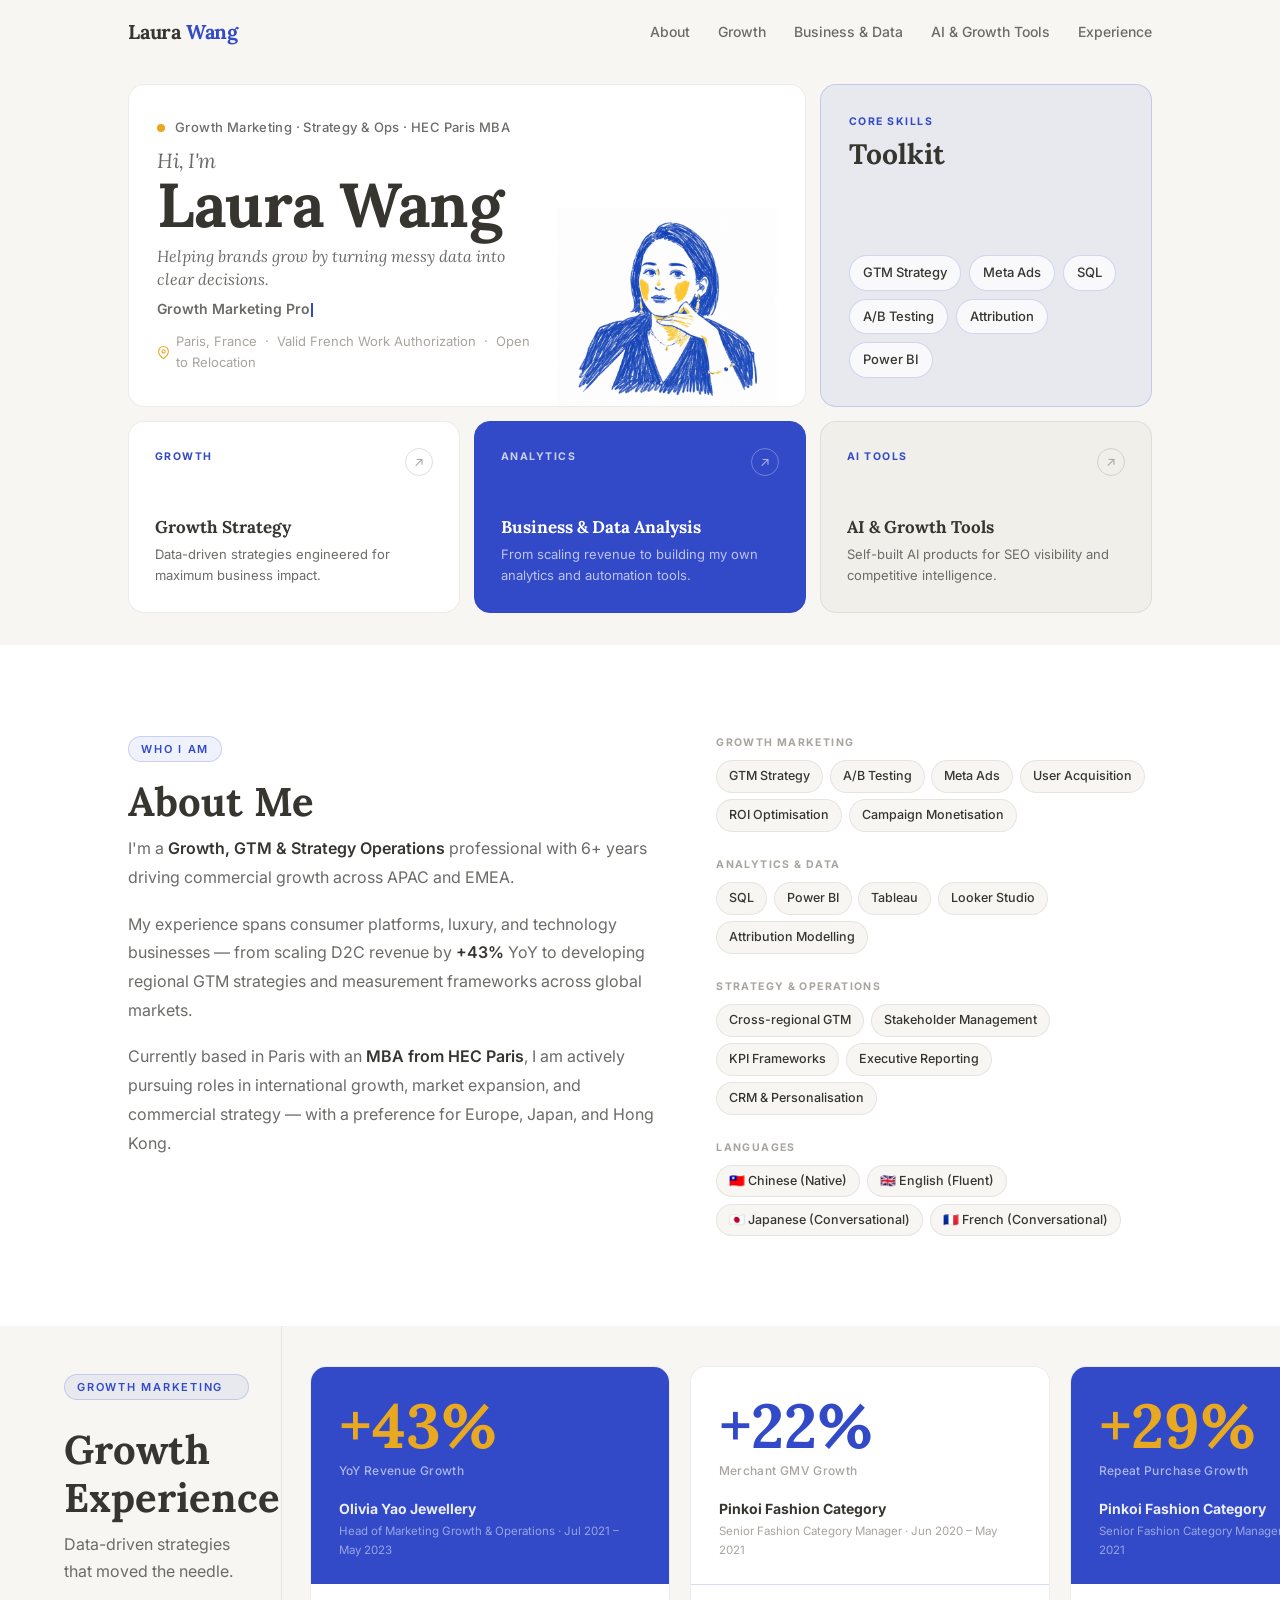
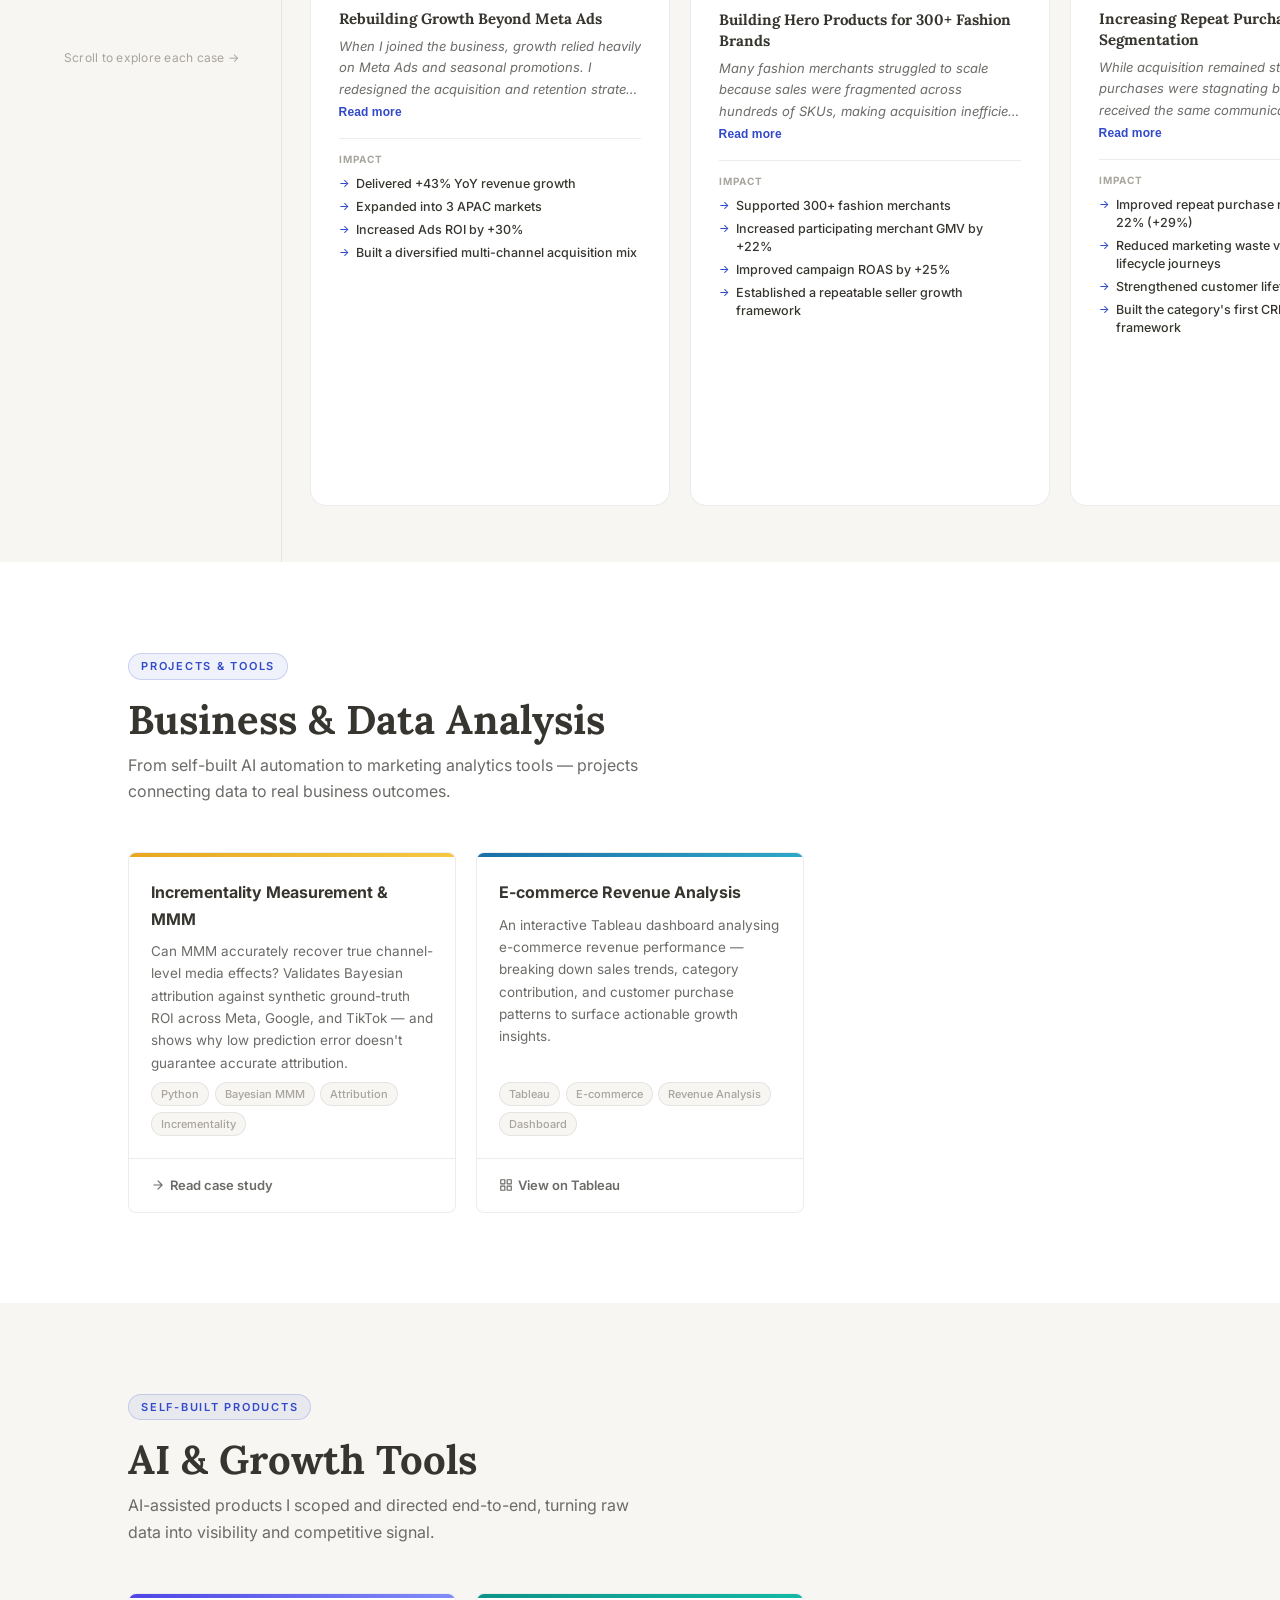
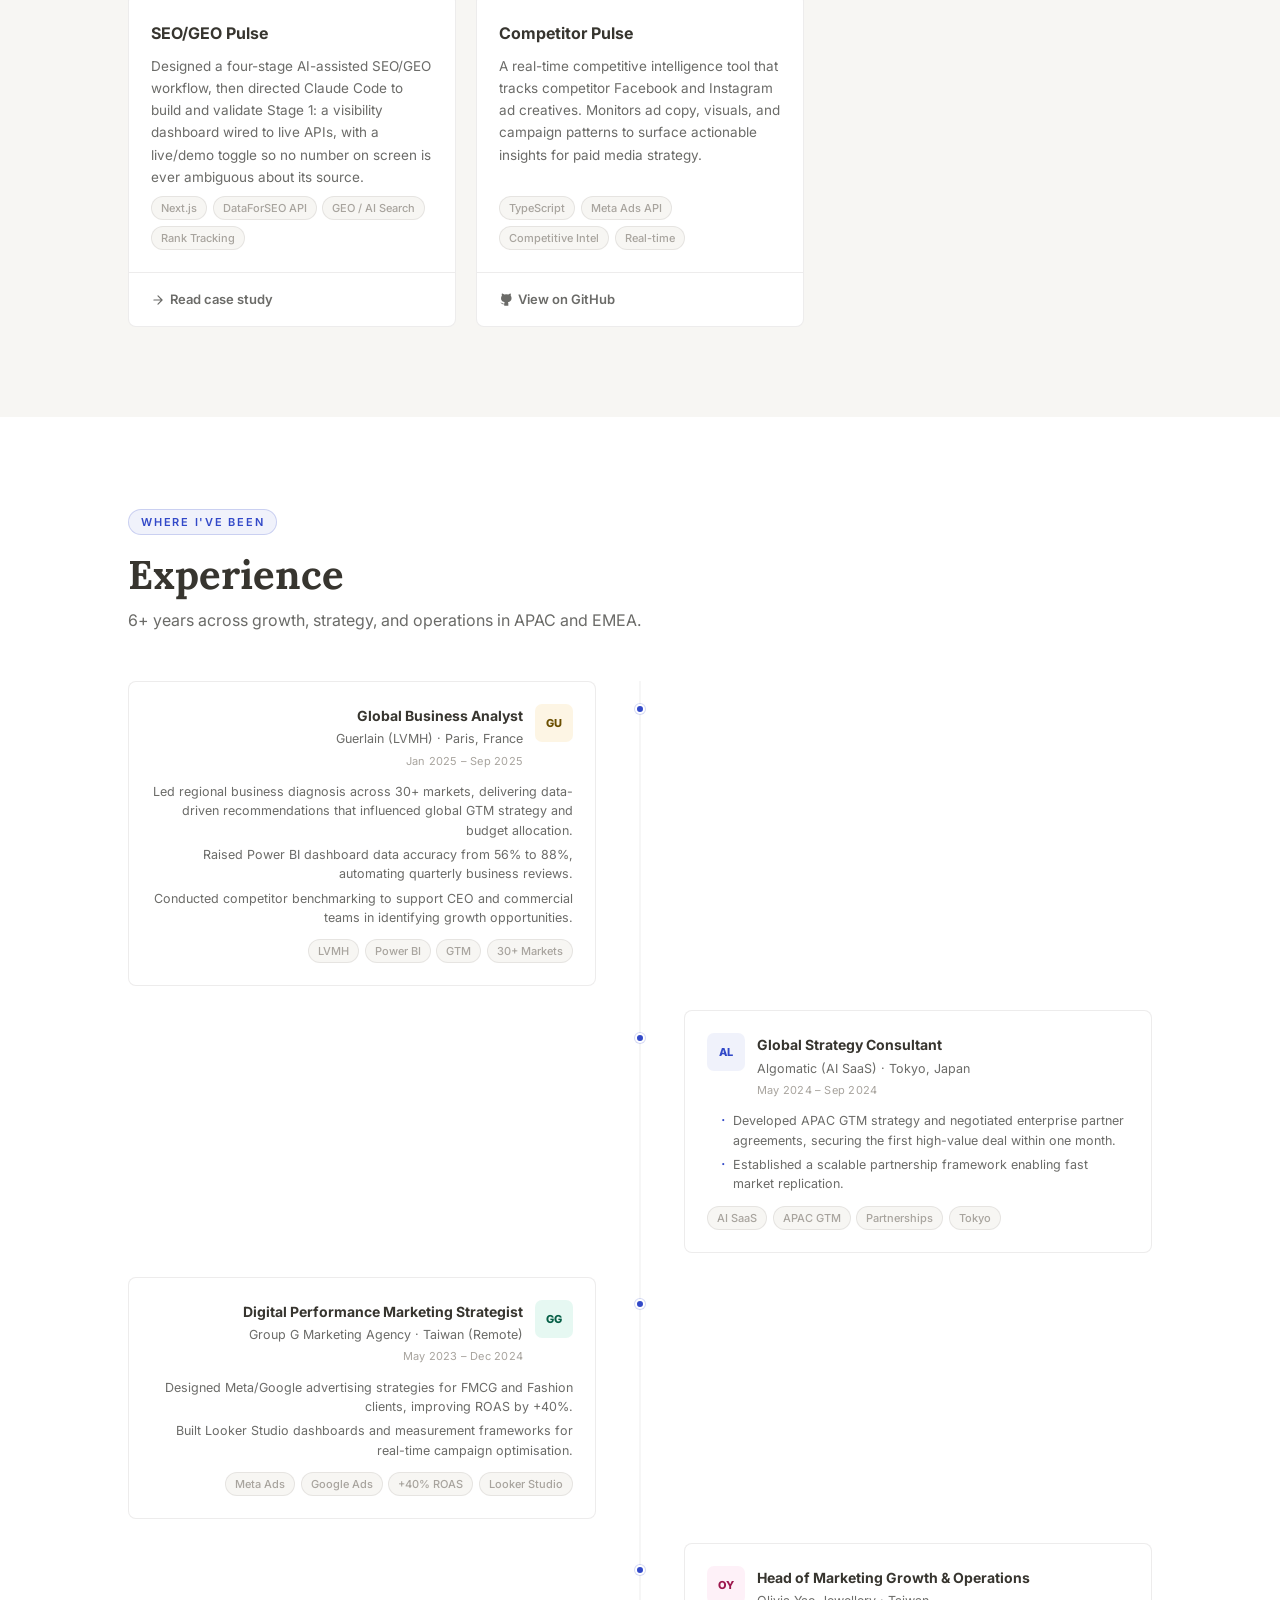
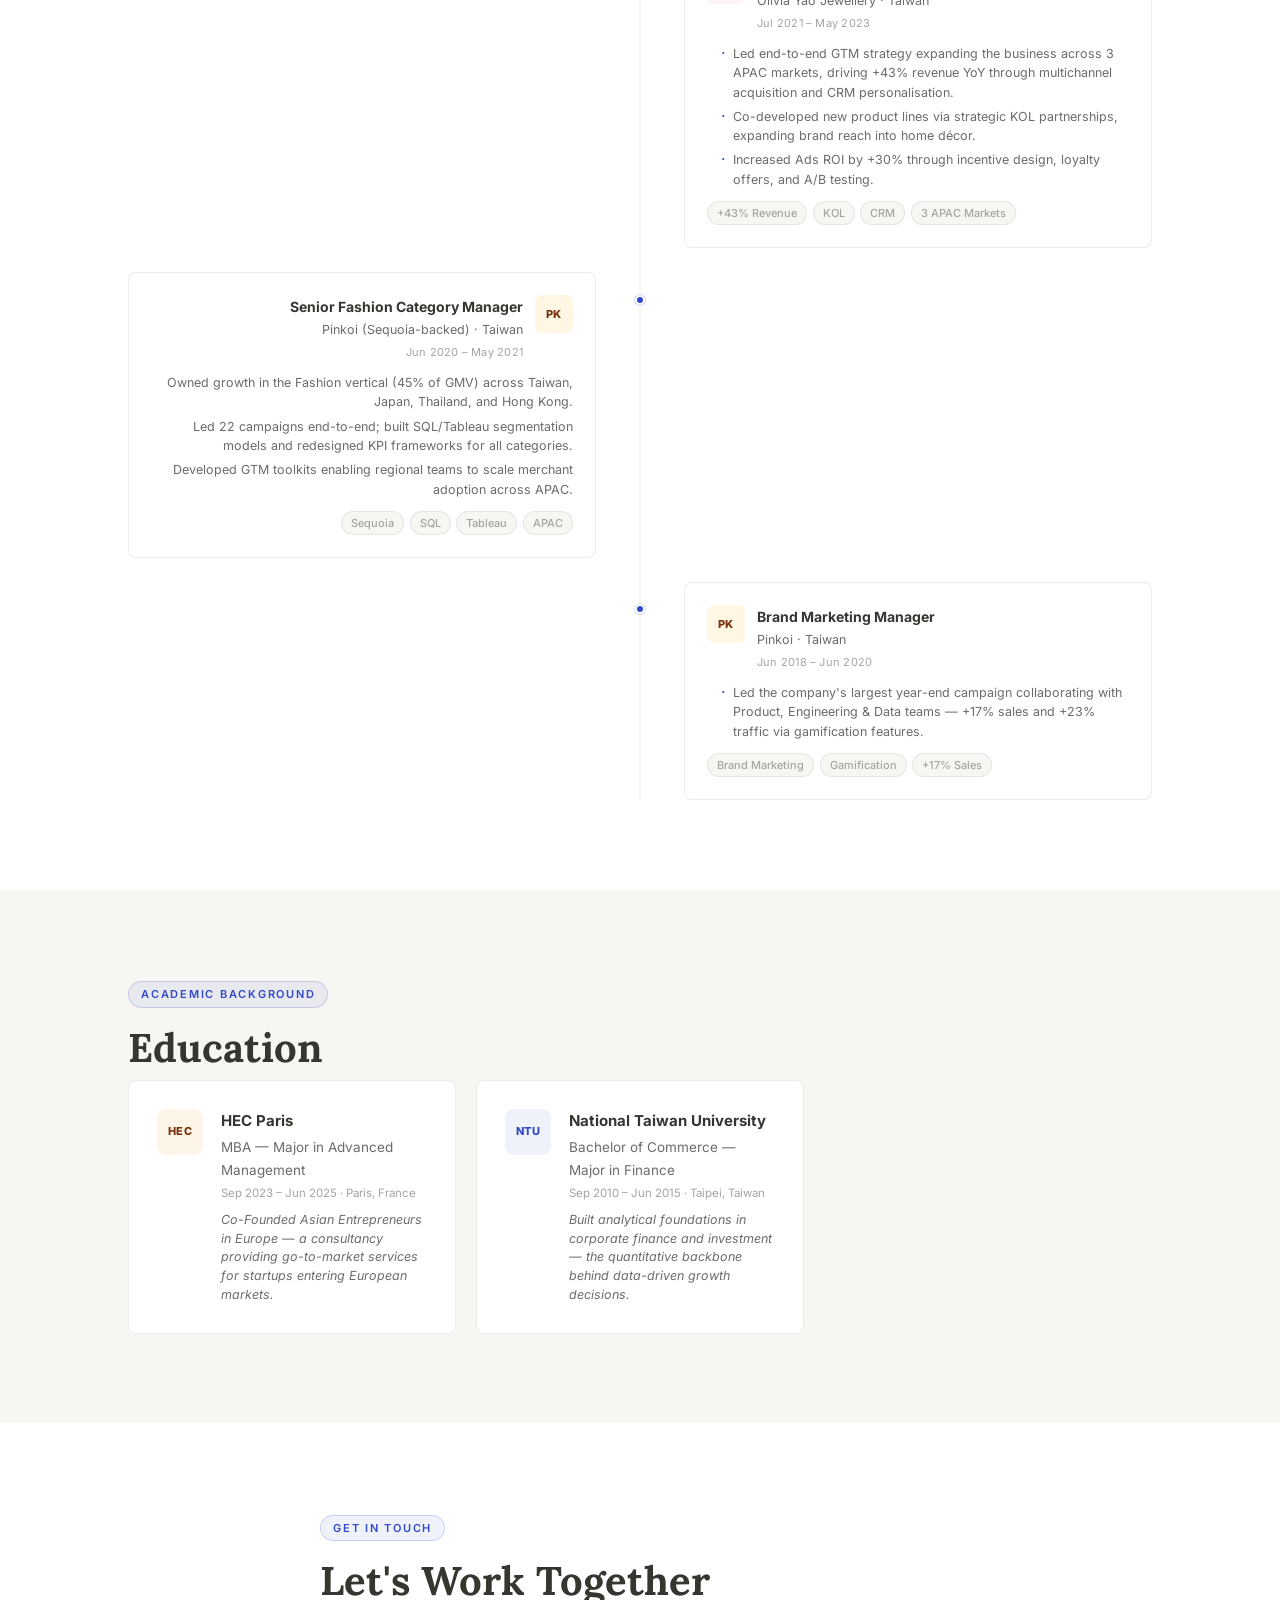
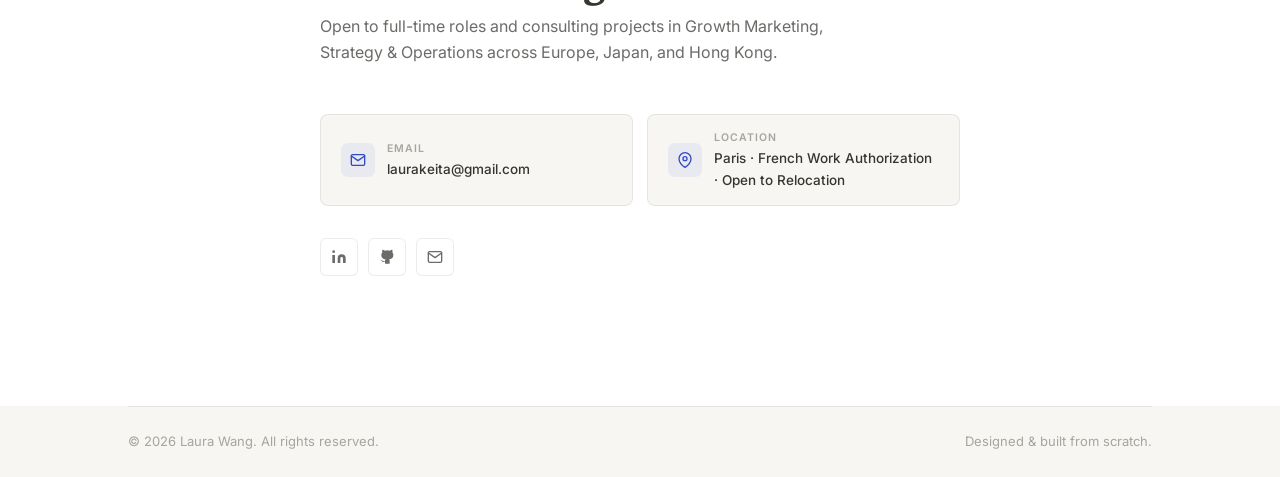
<file: index.html>
<!DOCTYPE html>
<html lang="en">
<head>
  <meta charset="UTF-8" />
  <meta name="viewport" content="width=device-width, initial-scale=1.0" />
  <title>Laura Wang — Growth Marketing & GTM Strategy | HEC Paris MBA</title>
  <meta name="description" content="Growth Marketing and GTM Strategy professional with 6+ years driving commercial growth across APAC and EMEA. HEC Paris MBA. Based in Paris, open to Europe, Japan, and Hong Kong." />
  <meta name="robots" content="index, follow" />
  <link rel="canonical" href="https://laurakeita.github.io/laura-portfolio/" />

  <!-- Open Graph -->
  <meta property="og:type" content="website" />
  <meta property="og:site_name" content="Laura Wang" />
  <meta property="og:locale" content="en_US" />
  <meta property="og:url" content="https://laurakeita.github.io/laura-portfolio/" />
  <meta property="og:title" content="Laura Wang — Growth Marketing & GTM Strategy | HEC Paris MBA" />
  <meta property="og:description" content="Growth Marketing and GTM Strategy professional with 6+ years driving commercial growth across APAC and EMEA. HEC Paris MBA. Based in Paris, open to Europe, Japan, and Hong Kong." />
  <meta property="og:image" content="https://laurakeita.github.io/laura-portfolio/assets/illustration.jpg" />
  <meta property="og:image:width" content="800" />
  <meta property="og:image:height" content="800" />
  <meta property="og:image:alt" content="Portrait of Laura Wang" />

  <!-- Twitter Card -->
  <meta name="twitter:card" content="summary_large_image" />
  <meta name="twitter:title" content="Laura Wang — Growth Marketing & GTM Strategy" />
  <meta name="twitter:description" content="Growth Marketing and GTM Strategy professional with 6+ years across APAC and EMEA. HEC Paris MBA." />
  <meta name="twitter:image" content="https://laurakeita.github.io/laura-portfolio/assets/illustration.jpg" />

  <!-- Theme -->
  <meta name="theme-color" content="#3249c8" />

  <!-- JSON-LD: Person -->
  <script type="application/ld+json">
  {
    "@context": "https://schema.org",
    "@type": "Person",
    "name": "Laura Wang",
    "url": "https://laurakeita.github.io/laura-portfolio/",
    "email": "laurakeita@gmail.com",
    "jobTitle": "Growth Marketing & GTM Strategy",
    "description": "Growth Marketing and GTM Strategy professional with 6+ years driving commercial growth across APAC and EMEA.",
    "alumniOf": [
      { "@type": "EducationalOrganization", "name": "HEC Paris" },
      { "@type": "EducationalOrganization", "name": "National Taiwan University" }
    ],
    "knowsAbout": ["Growth Marketing", "GTM Strategy", "Meta Ads", "SQL", "Attribution Modelling", "A/B Testing", "E-commerce", "Business Development", "CRM", "Power BI"],
    "sameAs": [
      "https://www.linkedin.com/in/laurawangwanhsuan",
      "https://github.com/laurakeita"
    ]
  }
  </script>

  <link rel="preconnect" href="https://fonts.googleapis.com" />
  <link rel="preconnect" href="https://fonts.gstatic.com" crossorigin />
  <link href="https://fonts.googleapis.com/css2?family=Inter:wght@300;400;500;600;700&family=Lora:ital,wght@0,400;0,600;0,700;1,400&display=swap" rel="stylesheet" />
  <link rel="stylesheet" href="css/style.css" />
</head>
<body>

<!-- ===================================================
     NAVIGATION
     =================================================== -->
<nav class="nav" id="nav">
  <div class="nav-inner">
    <a href="#hero" class="nav-logo">Laura <span>Wang</span></a>
    <ul class="nav-links">
      <li><a href="#about">About</a></li>
      <li><a href="#growth-experience">Growth</a></li>
      <li><a href="#business-analysis-portfolio">Business &amp; Data</a></li>
      <li><a href="#ai-growth-tools">AI &amp; Growth Tools</a></li>
      <li><a href="#experience">Experience</a></li>
    </ul>
<button class="hamburger" id="hamburger" aria-label="Toggle menu" aria-expanded="false">
      <span></span><span></span><span></span>
    </button>
  </div>
</nav>

<div class="mobile-menu" id="mobile-menu">
  <a href="#about"                       class="mobile-link">About</a>
  <a href="#growth-experience"           class="mobile-link">Growth</a>
  <a href="#business-analysis-portfolio" class="mobile-link">Business &amp; Data</a>
  <a href="#ai-growth-tools"             class="mobile-link">AI &amp; Growth Tools</a>
  <a href="#experience"                  class="mobile-link">Experience</a>
</div>

<!-- ===================================================
     HERO — BENTO GRID
     =================================================== -->
<section id="hero">
  <div class="container">
    <div class="bento-grid">

      <!-- Card A: Core Hero -->
      <div class="bento-card bento-a fade-in">
        <div class="bento-a-inner" style="padding:2rem 1.75rem 0; align-items:flex-end;">
          <div class="bento-a-text">
            <div class="hero-eyebrow" style="margin-bottom:0.75rem;">
              <span class="hero-eyebrow-dot"></span>
              <span class="hero-eyebrow-text">Growth Marketing · Strategy &amp; Ops · HEC Paris MBA</span>
            </div>
            <h1 class="bento-name" style="margin-bottom:0.5rem;">
              <span class="bento-name-hi">Hi, I'm</span>
              <span class="bento-name-main">Laura Wang</span>
            </h1>
            <p class="bento-slogan" style="margin-bottom:0.4rem;">Helping brands grow by turning messy data into clear decisions.</p>
            <p class="bento-typewriter-row" style="margin-bottom:0.75rem;">
              <span class="typewriter"></span><span class="cursor"></span>
            </p>
            <p class="hero-location" style="margin-bottom:0;">
              <svg width="13" height="13" viewBox="0 0 24 24" fill="none" stroke="currentColor" stroke-width="2" stroke-linecap="round" stroke-linejoin="round"><path d="M21 10c0 7-9 13-9 13s-9-6-9-13a9 9 0 0 1 18 0z"/><circle cx="12" cy="10" r="3"/></svg>
              Paris, France &nbsp;·&nbsp; Valid French Work Authorization &nbsp;·&nbsp; Open to Relocation
            </p>
          </div>
          <div class="bento-a-visual">
            <img src="assets/illustration.jpg" alt="Portrait of Laura Wang" />
          </div>
        </div>
      </div>

      <!-- Card B: Core Skills -->
      <div class="bento-card bento-b fade-in">
        <div class="bento-card-inner">
          <span class="bento-card-tag">Core Skills</span>
          <h3 class="bento-card-title">Toolkit</h3>
          <div class="lang-tags">
            <span class="lang-tag">GTM Strategy</span>
            <span class="lang-tag">Meta Ads</span>
            <span class="lang-tag">SQL</span>
            <span class="lang-tag">A/B Testing</span>
            <span class="lang-tag">Attribution</span>
            <span class="lang-tag">Power BI</span>
          </div>
        </div>
      </div>

      <!-- Card C: Growth Strategy — left -->
      <a href="#growth-experience" class="bento-card bento-c bento-clickable fade-in">
        <div class="bento-link-inner">
          <div class="bento-link-top">
            <span class="bento-card-tag">Growth</span>
            <div class="bento-link-arrow">↗</div>
          </div>
          <div class="bento-link-bottom">
            <h3 class="bento-link-title">Growth Strategy</h3>
            <p class="bento-link-desc">Data-driven strategies engineered for maximum business impact.</p>
          </div>
        </div>
      </a>

      <!-- Card D: Business & Data Analysis — middle, highlighted -->
      <a href="#business-analysis-portfolio" class="bento-card bento-d bento-clickable fade-in">
        <div class="bento-link-inner">
          <div class="bento-link-top">
            <span class="bento-card-tag">Analytics</span>
            <div class="bento-link-arrow">↗</div>
          </div>
          <div class="bento-link-bottom">
            <h3 class="bento-link-title">Business &amp; Data Analysis</h3>
            <p class="bento-link-desc">From scaling revenue to building my own analytics and automation tools.</p>
          </div>
        </div>
      </a>

      <!-- Card E: AI & Growth Tools — right -->
      <a href="#ai-growth-tools" class="bento-card bento-e bento-clickable fade-in">
        <div class="bento-link-inner">
          <div class="bento-link-top">
            <span class="bento-card-tag">AI Tools</span>
            <div class="bento-link-arrow">↗</div>
          </div>
          <div class="bento-link-bottom">
            <h3 class="bento-link-title">AI &amp; Growth Tools</h3>
            <p class="bento-link-desc">Self-built AI products for SEO visibility and competitive intelligence.</p>
          </div>
        </div>
      </a>

    </div>
  </div>
</section>

<!-- ===================================================
     ABOUT (merged with Skills)
     =================================================== -->
<section id="about" class="section" style="background:var(--bg-white);">
  <div class="container">
    <div class="about-grid">
      <div class="about-body fade-in">
        <span class="section-tag">Who I Am</span>
        <h2 class="section-title">About Me</h2>
        <p>
          I'm a <strong>Growth, GTM &amp; Strategy Operations</strong> professional with 6+ years driving commercial growth across APAC and EMEA.
        </p>
        <p>
          My experience spans consumer platforms, luxury, and technology businesses — from scaling D2C revenue by <strong>+43%</strong> YoY to developing regional GTM strategies and measurement frameworks across global markets.
        </p>
        <p>
          Currently based in Paris with an <strong>MBA from HEC Paris</strong>, I am actively pursuing roles in international growth, market expansion, and commercial strategy — with a preference for Europe, Japan, and Hong Kong.
        </p>
      </div>
      <div class="about-skills-col fade-in">
        <div class="skill-group">
          <div class="skill-group-label">Growth Marketing</div>
          <div class="skill-pills">
            <span class="skill-pill">GTM Strategy</span>
            <span class="skill-pill">A/B Testing</span>
            <span class="skill-pill">Meta Ads</span>
            <span class="skill-pill">User Acquisition</span>
            <span class="skill-pill">ROI Optimisation</span>
            <span class="skill-pill">Campaign Monetisation</span>
          </div>
        </div>
        <div class="skill-group">
          <div class="skill-group-label">Analytics &amp; Data</div>
          <div class="skill-pills">
            <span class="skill-pill">SQL</span>
            <span class="skill-pill">Power BI</span>
            <span class="skill-pill">Tableau</span>
            <span class="skill-pill">Looker Studio</span>
            <span class="skill-pill">Attribution Modelling</span>
          </div>
        </div>
        <div class="skill-group">
          <div class="skill-group-label">Strategy &amp; Operations</div>
          <div class="skill-pills">
            <span class="skill-pill">Cross-regional GTM</span>
            <span class="skill-pill">Stakeholder Management</span>
            <span class="skill-pill">KPI Frameworks</span>
            <span class="skill-pill">Executive Reporting</span>
            <span class="skill-pill">CRM &amp; Personalisation</span>
          </div>
        </div>
        <div class="skill-group">
          <div class="skill-group-label">Languages</div>
          <div class="skill-pills">
            <span class="skill-pill">🇹🇼 Chinese (Native)</span>
            <span class="skill-pill">🇬🇧 English (Fluent)</span>
            <span class="skill-pill">🇯🇵 Japanese (Conversational)</span>
            <span class="skill-pill">🇫🇷 French (Conversational)</span>
          </div>
        </div>
      </div>
    </div>
  </div>
</section>

<!-- ===================================================
     GROWTH — Horizontal Carousel
     =================================================== -->
<section id="growth-experience" class="section growth-section-full" style="background:var(--bg);">
  <div class="growth-layout">

    <!-- Left panel -->
    <div class="growth-panel-left">
      <span class="section-tag fade-in">Growth Marketing</span>
      <h2 class="section-title fade-in">Growth Experience</h2>
      <p class="section-subtitle fade-in">Data-driven strategies that moved the needle.</p>
      <p class="growth-scroll-hint fade-in">Scroll to explore each case →</p>
    </div>

    <!-- Right panel: horizontal carousel -->
    <div class="growth-panel-right">
      <div class="growth-carousel">

        <!-- Card 1: Olivia Yao Revenue (+43%) — solid blue -->
        <div class="growth-vcard fade-in">
          <div class="growth-vcard-top" style="background:#3249c8;">
            <div>
              <div class="growth-vcard-metric">+43%</div>
              <div class="growth-vcard-metric-label">YoY Revenue Growth</div>
            </div>
            <div class="growth-vcard-co-block">
              <div class="growth-vcard-co">Olivia Yao Jewellery</div>
              <div class="growth-vcard-role">Head of Marketing Growth &amp; Operations · Jul 2021 – May 2023</div>
            </div>
          </div>
          <div class="growth-vcard-bottom">
            <h3 class="growth-vcard-headline">Rebuilding Growth Beyond Meta Ads</h3>
            <div class="growth-vcard-desc-wrap">
              <p class="growth-vcard-desc">When I joined the business, growth relied heavily on Meta Ads and seasonal promotions. I redesigned the acquisition and retention strategy by expanding into influencer partnerships, referral programs, CRM automation, VIP initiatives, cross-border expansion, and customer lifecycle optimisation — all tied to measurable outcomes through experimentation and continuous performance tracking.</p>
              <button class="growth-vcard-toggle" aria-expanded="false">Read more</button>
            </div>
            <div class="growth-vcard-impact">
              <div class="growth-vcard-impact-label">Impact</div>
              <ul class="growth-vcard-impact-list">
                <li>Delivered +43% YoY revenue growth</li>
                <li>Expanded into 3 APAC markets</li>
                <li>Increased Ads ROI by +30%</li>
                <li>Built a diversified multi-channel acquisition mix</li>
              </ul>
            </div>
          </div>
        </div>

        <!-- Card 2: Pinkoi Hero Product (+22%) — white/light -->
        <div class="growth-vcard fade-in">
          <div class="growth-vcard-top growth-vcard-top--light">
            <div>
              <div class="growth-vcard-metric">+22%</div>
              <div class="growth-vcard-metric-label">Merchant GMV Growth</div>
            </div>
            <div class="growth-vcard-co-block">
              <div class="growth-vcard-co">Pinkoi Fashion Category</div>
              <div class="growth-vcard-role">Senior Fashion Category Manager · Jun 2020 – May 2021</div>
            </div>
          </div>
          <div class="growth-vcard-bottom">
            <h3 class="growth-vcard-headline">Building Hero Products for 300+ Fashion Brands</h3>
            <div class="growth-vcard-desc-wrap">
              <p class="growth-vcard-desc">Many fashion merchants struggled to scale because sales were fragmented across hundreds of SKUs, making acquisition inefficient and campaign performance inconsistent. I launched a Hero Product Incubation Program to help merchants identify their strongest acquisition SKU, optimise product storytelling, redesign campaign creatives, and improve inventory planning before major campaigns.</p>
              <button class="growth-vcard-toggle" aria-expanded="false">Read more</button>
            </div>
            <div class="growth-vcard-impact">
              <div class="growth-vcard-impact-label">Impact</div>
              <ul class="growth-vcard-impact-list">
                <li>Supported 300+ fashion merchants</li>
                <li>Increased participating merchant GMV by +22%</li>
                <li>Improved campaign ROAS by +25%</li>
                <li>Established a repeatable seller growth framework</li>
              </ul>
            </div>
          </div>
        </div>

        <!-- Card 3: Pinkoi RFM (+29%) — solid blue -->
        <div class="growth-vcard fade-in">
          <div class="growth-vcard-top" style="background:#3249c8;">
            <div>
              <div class="growth-vcard-metric">+29%</div>
              <div class="growth-vcard-metric-label">Repeat Purchase Growth</div>
            </div>
            <div class="growth-vcard-co-block">
              <div class="growth-vcard-co">Pinkoi Fashion Category</div>
              <div class="growth-vcard-role">Senior Fashion Category Manager · Jun 2020 – May 2021</div>
            </div>
          </div>
          <div class="growth-vcard-bottom">
            <h3 class="growth-vcard-headline">Increasing Repeat Purchase Through RFM Segmentation</h3>
            <div class="growth-vcard-desc-wrap">
              <p class="growth-vcard-desc">While acquisition remained strong, repeat purchases were stagnating because customers received the same communications regardless of their behaviour. I built an RFM segmentation model and designed personalised lifecycle journeys across EDM, push notifications, SMS, and retargeting campaigns — improving relevance while reducing marketing waste.</p>
              <button class="growth-vcard-toggle" aria-expanded="false">Read more</button>
            </div>
            <div class="growth-vcard-impact">
              <div class="growth-vcard-impact-label">Impact</div>
              <ul class="growth-vcard-impact-list">
                <li>Improved repeat purchase rate from 17% to 22% (+29%)</li>
                <li>Reduced marketing waste via personalised lifecycle journeys</li>
                <li>Strengthened customer lifetime value</li>
                <li>Built the category's first CRM lifecycle framework</li>
              </ul>
            </div>
          </div>
        </div>

        <!-- Card 4: Olivia Yao Omnichannel (+15%) — white/light -->
        <div class="growth-vcard fade-in">
          <div class="growth-vcard-top growth-vcard-top--light">
            <div>
              <div class="growth-vcard-metric">+15%</div>
              <div class="growth-vcard-metric-label">Q1 GMV Growth</div>
            </div>
            <div class="growth-vcard-co-block">
              <div class="growth-vcard-co">Olivia Yao Jewellery</div>
              <div class="growth-vcard-role">Head of Marketing Growth &amp; Operations · Jul 2021 – May 2023</div>
            </div>
          </div>
          <div class="growth-vcard-bottom">
            <h3 class="growth-vcard-headline">Turning Channel Conflict Into an Omnichannel Growth Engine</h3>
            <div class="growth-vcard-desc-wrap">
              <p class="growth-vcard-desc">Retail and e-commerce teams operated independently, creating channel conflicts and inventory inefficiencies. By analysing CRM and transaction data, I identified that over 60% of online customers had never visited physical stores. I redesigned the customer journey across online and offline touchpoints and introduced a flexible inventory allocation model based on demand.</p>
              <button class="growth-vcard-toggle" aria-expanded="false">Read more</button>
            </div>
            <div class="growth-vcard-impact">
              <div class="growth-vcard-impact-label">Impact</div>
              <ul class="growth-vcard-impact-list">
                <li>Delivered +15% Q1 GMV growth</li>
                <li>Identified 60%+ non-overlapping customer base</li>
                <li>Improved inventory utilisation across locations</li>
                <li>Increased omnichannel conversion and engagement</li>
              </ul>
            </div>
          </div>
        </div>

      </div>
    </div>

  </div>
</section>

<!-- ===================================================
     BUSINESS & DATA ANALYSIS
     =================================================== -->
<section id="business-analysis-portfolio" class="section" style="background:var(--bg-white);">
  <div class="container">
    <span class="section-tag fade-in">Projects &amp; Tools</span>
    <h2 class="section-title fade-in">Business &amp; Data Analysis</h2>
    <p class="section-subtitle fade-in">From self-built AI automation to marketing analytics tools — projects connecting data to real business outcomes.</p>

    <div class="projects-grid">

      <div class="project-card fade-in">
        <div class="project-banner" style="background: linear-gradient(90deg, #e8a820, #f5c842);"></div>
        <div class="project-body">
          <div class="project-name">Incrementality Measurement &amp; MMM</div>
          <p class="project-desc">Can MMM accurately recover true channel-level media effects? Validates Bayesian attribution against synthetic ground-truth ROI across Meta, Google, and TikTok — and shows why low prediction error doesn't guarantee accurate attribution.</p>
          <div class="project-tags">
            <span class="tag">Python</span>
            <span class="tag">Bayesian MMM</span>
            <span class="tag">Attribution</span>
            <span class="tag">Incrementality</span>
          </div>
        </div>
        <div class="project-footer">
          <a href="mmm.html" class="btn-ghost">
            <svg width="14" height="14" viewBox="0 0 24 24" fill="none" stroke="currentColor" stroke-width="2" stroke-linecap="round" stroke-linejoin="round"><path d="M5 12h14M12 5l7 7-7 7"/></svg>
            Read case study
          </a>
        </div>
      </div>

      <div class="project-card fade-in">
        <div class="project-banner" style="background: linear-gradient(90deg, #1a6fa8, #2da8c8);"></div>
        <div class="project-body">
          <div class="project-name">E-commerce Revenue Analysis</div>
          <p class="project-desc">An interactive Tableau dashboard analysing e-commerce revenue performance — breaking down sales trends, category contribution, and customer purchase patterns to surface actionable growth insights.</p>
          <div class="project-tags">
            <span class="tag">Tableau</span>
            <span class="tag">E-commerce</span>
            <span class="tag">Revenue Analysis</span>
            <span class="tag">Dashboard</span>
          </div>
        </div>
        <div class="project-footer">
          <a href="https://public.tableau.com/app/profile/wan.hsuan.wang/viz/E-commerceanalysis_17259832251310/EcommerceRevenueAnalysis" target="_blank" rel="noopener" class="btn-ghost">
            <svg width="14" height="14" viewBox="0 0 24 24" fill="none" stroke="currentColor" stroke-width="2" stroke-linecap="round" stroke-linejoin="round"><rect x="3" y="3" width="7" height="7"/><rect x="14" y="3" width="7" height="7"/><rect x="14" y="14" width="7" height="7"/><rect x="3" y="14" width="7" height="7"/></svg>
            View on Tableau
          </a>
        </div>
      </div>

    </div>
  </div>
</section>

<!-- ===================================================
     AI & GROWTH TOOLS
     =================================================== -->
<section id="ai-growth-tools" class="section" style="background:var(--bg);">
  <div class="container">
    <span class="section-tag fade-in">Self-Built Products</span>
    <h2 class="section-title fade-in">AI &amp; Growth Tools</h2>
    <p class="section-subtitle fade-in">AI-assisted products I scoped and directed end-to-end, turning raw data into visibility and competitive signal.</p>

    <div class="projects-grid">

      <div class="project-card fade-in">
        <div class="project-banner" style="background: linear-gradient(90deg, #4f46e5, #818cf8);"></div>
        <div class="project-body">
          <div class="project-name">SEO/GEO Pulse</div>
          <p class="project-desc">Designed a four-stage AI-assisted SEO/GEO workflow, then directed Claude Code to build and validate Stage 1: a visibility dashboard wired to live APIs, with a live/demo toggle so no number on screen is ever ambiguous about its source.</p>
          <div class="project-tags">
            <span class="tag">Next.js</span>
            <span class="tag">DataForSEO API</span>
            <span class="tag">GEO / AI Search</span>
            <span class="tag">Rank Tracking</span>
          </div>
        </div>
        <div class="project-footer">
          <a href="seo-geo-pulse.html" class="btn-ghost">
            <svg width="14" height="14" viewBox="0 0 24 24" fill="none" stroke="currentColor" stroke-width="2" stroke-linecap="round" stroke-linejoin="round"><path d="M5 12h14M12 5l7 7-7 7"/></svg>
            Read case study
          </a>
        </div>
      </div>

      <div class="project-card fade-in">
        <div class="project-banner" style="background: linear-gradient(90deg, #0d9488, #14b8a6);"></div>
        <div class="project-body">
          <div class="project-name">Competitor Pulse</div>
          <p class="project-desc">A real-time competitive intelligence tool that tracks competitor Facebook and Instagram ad creatives. Monitors ad copy, visuals, and campaign patterns to surface actionable insights for paid media strategy.</p>
          <div class="project-tags">
            <span class="tag">TypeScript</span>
            <span class="tag">Meta Ads API</span>
            <span class="tag">Competitive Intel</span>
            <span class="tag">Real-time</span>
          </div>
        </div>
        <div class="project-footer">
          <a href="https://github.com/laurakeita/competitor-pulse" target="_blank" rel="noopener" class="btn-ghost">
            <svg width="14" height="14" viewBox="0 0 24 24" fill="currentColor"><path d="M9 19c-5 1.5-5-2.5-7-3m14 6v-3.87a3.37 3.37 0 0 0-.94-2.61c3.14-.35 6.44-1.54 6.44-7A5.44 5.44 0 0 0 20 4.77 5.07 5.07 0 0 0 19.91 1S18.73.65 16 2.48a13.38 13.38 0 0 0-7 0C6.27.65 5.09 1 5.09 1A5.07 5.07 0 0 0 5 4.77a5.44 5.44 0 0 0-1.5 3.78c0 5.42 3.3 6.61 6.44 7A3.37 3.37 0 0 0 9 18.13V22"/></svg>
            View on GitHub
          </a>
        </div>
      </div>

    </div>
  </div>
</section>

<!-- ===================================================
     EXPERIENCE
     =================================================== -->
<section id="experience" class="section" style="background:var(--bg-white);">
  <div class="container">
    <span class="section-tag fade-in">Where I've Been</span>
    <h2 class="section-title fade-in">Experience</h2>
    <p class="section-subtitle fade-in">6+ years across growth, strategy, and operations in APAC and EMEA.</p>

    <div class="timeline">

      <!-- 1. Guerlain -->
      <div class="timeline-item fade-in">
        <div class="timeline-dot"></div>
        <div class="timeline-card">
          <div class="tl-header">
            <div class="company-badge" style="background:rgba(232,168,32,0.12); color:#6b4f00;">GU</div>
            <div class="tl-meta">
              <div class="tl-title">Global Business Analyst</div>
              <div class="tl-company">Guerlain (LVMH) · Paris, France</div>
              <div class="tl-date">Jan 2025 – Sep 2025</div>
            </div>
          </div>
          <ul class="tl-bullets">
            <li>Led regional business diagnosis across 30+ markets, delivering data-driven recommendations that influenced global GTM strategy and budget allocation.</li>
            <li>Raised Power BI dashboard data accuracy from 56% to 88%, automating quarterly business reviews.</li>
            <li>Conducted competitor benchmarking to support CEO and commercial teams in identifying growth opportunities.</li>
          </ul>
          <div class="tl-tags">
            <span class="tag">LVMH</span><span class="tag">Power BI</span><span class="tag">GTM</span><span class="tag">30+ Markets</span>
          </div>
        </div>
      </div>

      <!-- 2. Algomatic -->
      <div class="timeline-item fade-in">
        <div class="timeline-dot"></div>
        <div class="timeline-card">
          <div class="tl-header">
            <div class="company-badge" style="background:var(--blue-light); color:var(--blue);">AL</div>
            <div class="tl-meta">
              <div class="tl-title">Global Strategy Consultant</div>
              <div class="tl-company">Algomatic (AI SaaS) · Tokyo, Japan</div>
              <div class="tl-date">May 2024 – Sep 2024</div>
            </div>
          </div>
          <ul class="tl-bullets">
            <li>Developed APAC GTM strategy and negotiated enterprise partner agreements, securing the first high-value deal within one month.</li>
            <li>Established a scalable partnership framework enabling fast market replication.</li>
          </ul>
          <div class="tl-tags">
            <span class="tag">AI SaaS</span><span class="tag">APAC GTM</span><span class="tag">Partnerships</span><span class="tag">Tokyo</span>
          </div>
        </div>
      </div>

      <!-- 3. Group G -->
      <div class="timeline-item fade-in">
        <div class="timeline-dot"></div>
        <div class="timeline-card">
          <div class="tl-header">
            <div class="company-badge" style="background:rgba(16,185,129,0.10); color:#065f46;">GG</div>
            <div class="tl-meta">
              <div class="tl-title">Digital Performance Marketing Strategist</div>
              <div class="tl-company">Group G Marketing Agency · Taiwan (Remote)</div>
              <div class="tl-date">May 2023 – Dec 2024</div>
            </div>
          </div>
          <ul class="tl-bullets">
            <li>Designed Meta/Google advertising strategies for FMCG and Fashion clients, improving ROAS by +40%.</li>
            <li>Built Looker Studio dashboards and measurement frameworks for real-time campaign optimisation.</li>
          </ul>
          <div class="tl-tags">
            <span class="tag">Meta Ads</span><span class="tag">Google Ads</span><span class="tag">+40% ROAS</span><span class="tag">Looker Studio</span>
          </div>
        </div>
      </div>

      <!-- 4. Olivia Yao -->
      <div class="timeline-item fade-in">
        <div class="timeline-dot"></div>
        <div class="timeline-card">
          <div class="tl-header">
            <div class="company-badge" style="background:rgba(244,114,182,0.10); color:#9d174d;">OY</div>
            <div class="tl-meta">
              <div class="tl-title">Head of Marketing Growth &amp; Operations</div>
              <div class="tl-company">Olivia Yao Jewellery · Taiwan</div>
              <div class="tl-date">Jul 2021 – May 2023</div>
            </div>
          </div>
          <ul class="tl-bullets">
            <li>Led end-to-end GTM strategy expanding the business across 3 APAC markets, driving +43% revenue YoY through multichannel acquisition and CRM personalisation.</li>
            <li>Co-developed new product lines via strategic KOL partnerships, expanding brand reach into home décor.</li>
            <li>Increased Ads ROI by +30% through incentive design, loyalty offers, and A/B testing.</li>
          </ul>
          <div class="tl-tags">
            <span class="tag">+43% Revenue</span><span class="tag">KOL</span><span class="tag">CRM</span><span class="tag">3 APAC Markets</span>
          </div>
        </div>
      </div>

      <!-- 5. Pinkoi Senior -->
      <div class="timeline-item fade-in">
        <div class="timeline-dot"></div>
        <div class="timeline-card">
          <div class="tl-header">
            <div class="company-badge" style="background:rgba(251,191,36,0.12); color:#78350f;">PK</div>
            <div class="tl-meta">
              <div class="tl-title">Senior Fashion Category Manager</div>
              <div class="tl-company">Pinkoi (Sequoia-backed) · Taiwan</div>
              <div class="tl-date">Jun 2020 – May 2021</div>
            </div>
          </div>
          <ul class="tl-bullets">
            <li>Owned growth in the Fashion vertical (45% of GMV) across Taiwan, Japan, Thailand, and Hong Kong.</li>
            <li>Led 22 campaigns end-to-end; built SQL/Tableau segmentation models and redesigned KPI frameworks for all categories.</li>
            <li>Developed GTM toolkits enabling regional teams to scale merchant adoption across APAC.</li>
          </ul>
          <div class="tl-tags">
            <span class="tag">Sequoia</span><span class="tag">SQL</span><span class="tag">Tableau</span><span class="tag">APAC</span>
          </div>
        </div>
      </div>

      <!-- 6. Pinkoi Brand -->
      <div class="timeline-item fade-in">
        <div class="timeline-dot"></div>
        <div class="timeline-card">
          <div class="tl-header">
            <div class="company-badge" style="background:rgba(251,191,36,0.12); color:#78350f;">PK</div>
            <div class="tl-meta">
              <div class="tl-title">Brand Marketing Manager</div>
              <div class="tl-company">Pinkoi · Taiwan</div>
              <div class="tl-date">Jun 2018 – Jun 2020</div>
            </div>
          </div>
          <ul class="tl-bullets">
            <li>Led the company's largest year-end campaign collaborating with Product, Engineering &amp; Data teams — +17% sales and +23% traffic via gamification features.</li>
          </ul>
          <div class="tl-tags">
            <span class="tag">Brand Marketing</span><span class="tag">Gamification</span><span class="tag">+17% Sales</span>
          </div>
        </div>
      </div>

    </div>
  </div>
</section>

<!-- ===================================================
     EDUCATION
     =================================================== -->
<section id="education" class="section" style="background:var(--bg);">
  <div class="container">
    <span class="section-tag fade-in">Academic Background</span>
    <h2 class="section-title fade-in">Education</h2>
    <div class="edu-grid">
      <div class="edu-card fade-in">
        <div class="edu-badge" style="background:var(--yellow-light); color:#78350f;">HEC</div>
        <div class="edu-info">
          <div class="edu-school">HEC Paris</div>
          <div class="edu-degree">MBA — Major in Advanced Management</div>
          <div class="edu-years">Sep 2023 – Jun 2025 · Paris, France</div>
          <div class="edu-note">Co-Founded Asian Entrepreneurs in Europe — a consultancy providing go-to-market services for startups entering European markets.</div>
        </div>
      </div>
      <div class="edu-card fade-in">
        <div class="edu-badge" style="background:var(--blue-light); color:var(--blue);">NTU</div>
        <div class="edu-info">
          <div class="edu-school">National Taiwan University</div>
          <div class="edu-degree">Bachelor of Commerce — Major in Finance</div>
          <div class="edu-years">Sep 2010 – Jun 2015 · Taipei, Taiwan</div>
          <div class="edu-note">Built analytical foundations in corporate finance and investment — the quantitative backbone behind data-driven growth decisions.</div>
        </div>
      </div>
    </div>
  </div>
</section>

<!-- ===================================================
     CONTACT
     =================================================== -->
<section id="contact" class="section" style="background:var(--bg-white);">
  <div class="container">
    <div class="contact-inner">
      <span class="section-tag fade-in">Get In Touch</span>
      <h2 class="section-title fade-in">Let's Work Together</h2>
      <p class="section-subtitle fade-in">Open to full-time roles and consulting projects in Growth Marketing, Strategy &amp; Operations across Europe, Japan, and Hong Kong.</p>

      <div class="contact-cards fade-in">
        <a href="mailto:laurakeita@gmail.com" class="contact-card">
          <div class="contact-card-icon">
            <svg width="16" height="16" viewBox="0 0 24 24" fill="none" stroke="currentColor" stroke-width="2" stroke-linecap="round" stroke-linejoin="round"><path d="M4 4h16c1.1 0 2 .9 2 2v12c0 1.1-.9 2-2 2H4c-1.1 0-2-.9-2-2V6c0-1.1.9-2 2-2z"/><polyline points="22,6 12,13 2,6"/></svg>
          </div>
          <div>
            <div class="contact-card-label">Email</div>
            <div class="contact-card-value">laurakeita@gmail.com</div>
          </div>
        </a>
        <div class="contact-card">
          <div class="contact-card-icon">
            <svg width="16" height="16" viewBox="0 0 24 24" fill="none" stroke="currentColor" stroke-width="2" stroke-linecap="round" stroke-linejoin="round"><path d="M21 10c0 7-9 13-9 13s-9-6-9-13a9 9 0 0 1 18 0z"/><circle cx="12" cy="10" r="3"/></svg>
          </div>
          <div>
            <div class="contact-card-label">Location</div>
            <div class="contact-card-value">Paris · French Work Authorization · Open to Relocation</div>
          </div>
        </div>
      </div>

      <div class="contact-socials fade-in">
        <a href="https://www.linkedin.com/in/laurawangwanhsuan" target="_blank" rel="noopener" class="social-btn" aria-label="LinkedIn">
          <svg width="16" height="16" viewBox="0 0 24 24" fill="currentColor"><path d="M16 8a6 6 0 0 1 6 6v7h-4v-7a2 2 0 0 0-2-2 2 2 0 0 0-2 2v7h-4v-7a6 6 0 0 1 6-6z"/><rect x="2" y="9" width="4" height="12"/><circle cx="4" cy="4" r="2"/></svg>
        </a>
        <a href="https://github.com/laurakeita" target="_blank" rel="noopener" class="social-btn" aria-label="GitHub">
          <svg width="16" height="16" viewBox="0 0 24 24" fill="currentColor"><path d="M9 19c-5 1.5-5-2.5-7-3m14 6v-3.87a3.37 3.37 0 0 0-.94-2.61c3.14-.35 6.44-1.54 6.44-7A5.44 5.44 0 0 0 20 4.77 5.07 5.07 0 0 0 19.91 1S18.73.65 16 2.48a13.38 13.38 0 0 0-7 0C6.27.65 5.09 1 5.09 1A5.07 5.07 0 0 0 5 4.77a5.44 5.44 0 0 0-1.5 3.78c0 5.42 3.3 6.61 6.44 7A3.37 3.37 0 0 0 9 18.13V22"/></svg>
        </a>
        <a href="mailto:laurakeita@gmail.com" class="social-btn" aria-label="Email">
          <svg width="16" height="16" viewBox="0 0 24 24" fill="none" stroke="currentColor" stroke-width="2" stroke-linecap="round" stroke-linejoin="round"><path d="M4 4h16c1.1 0 2 .9 2 2v12c0 1.1-.9 2-2 2H4c-1.1 0-2-.9-2-2V6c0-1.1.9-2 2-2z"/><polyline points="22,6 12,13 2,6"/></svg>
        </a>
      </div>

    </div>
  </div>
</section>

<!-- ===================================================
     FOOTER
     =================================================== -->
<footer class="container">
  <div class="footer">
    <p>© 2026 Laura Wang. All rights reserved.</p>
    <p>Designed &amp; built from scratch.</p>
  </div>
</footer>

<script src="js/main.js"></script>
</body>
</html>
</file>
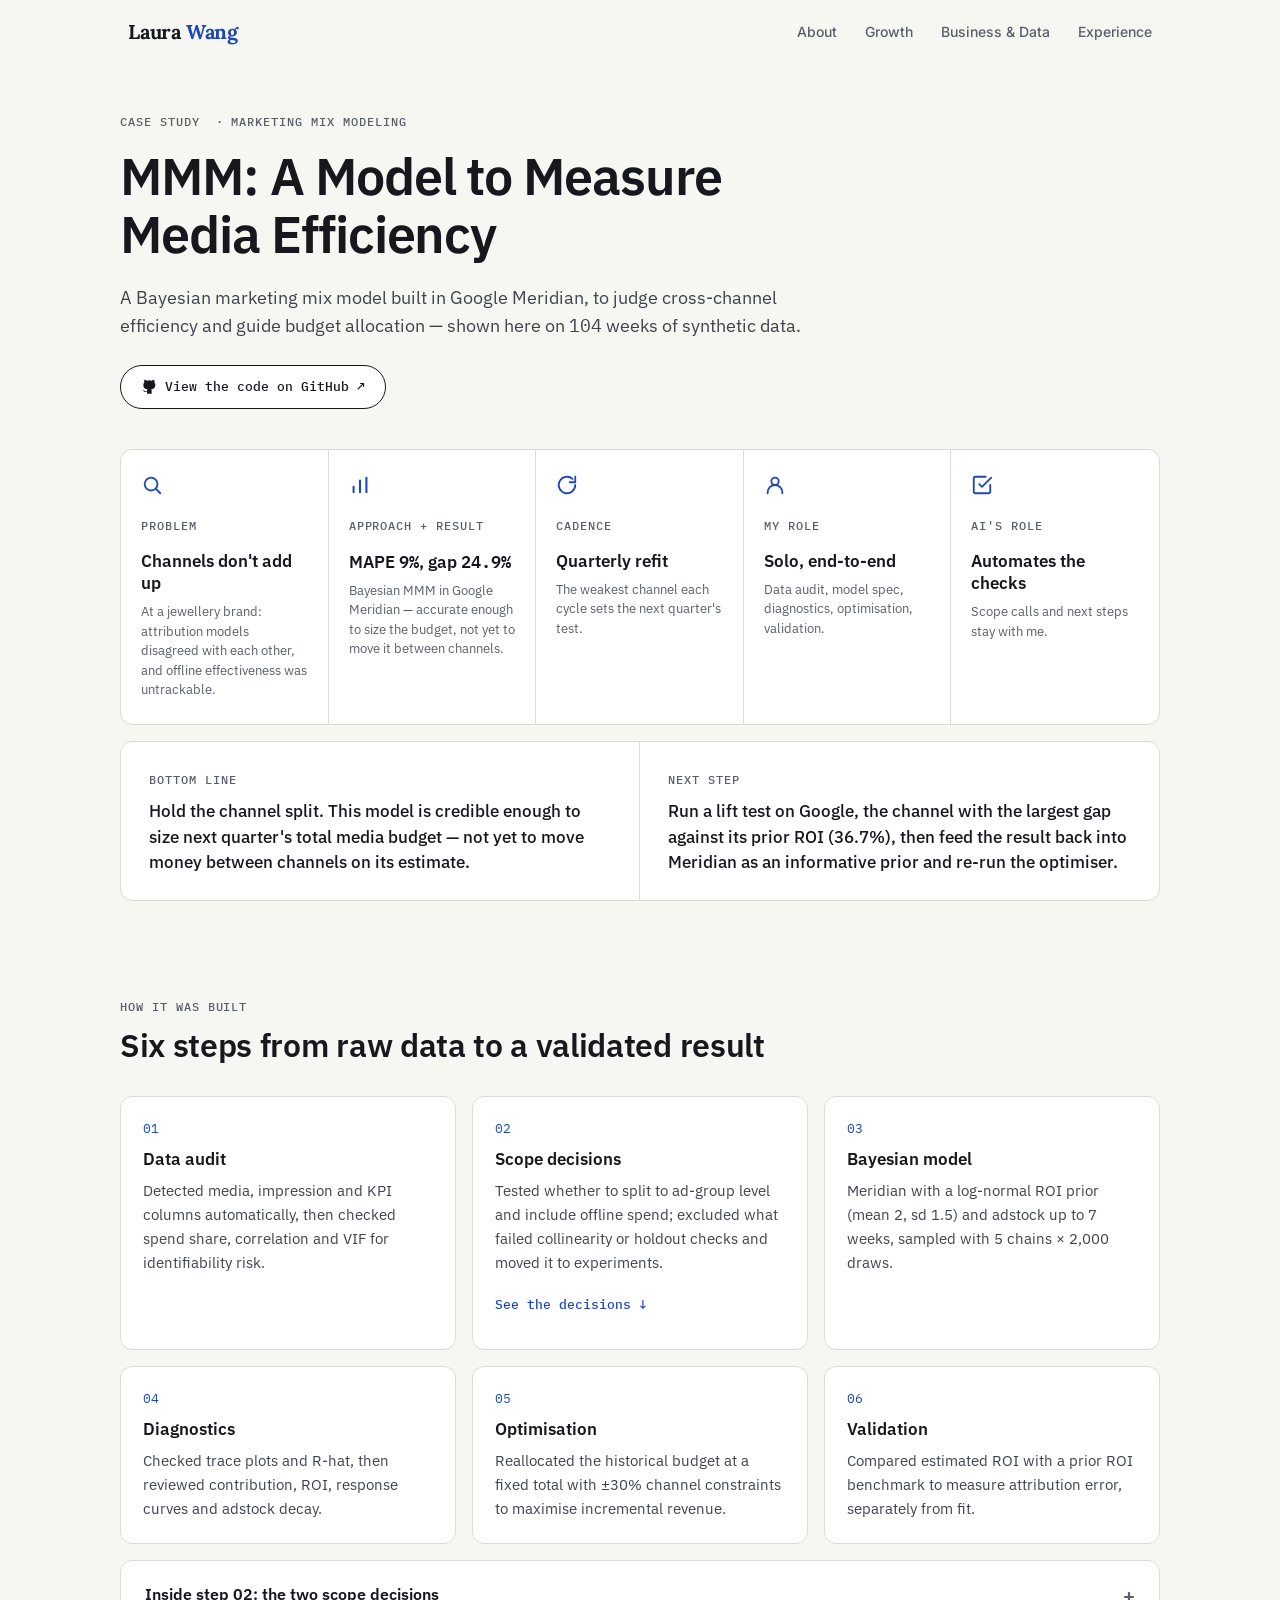
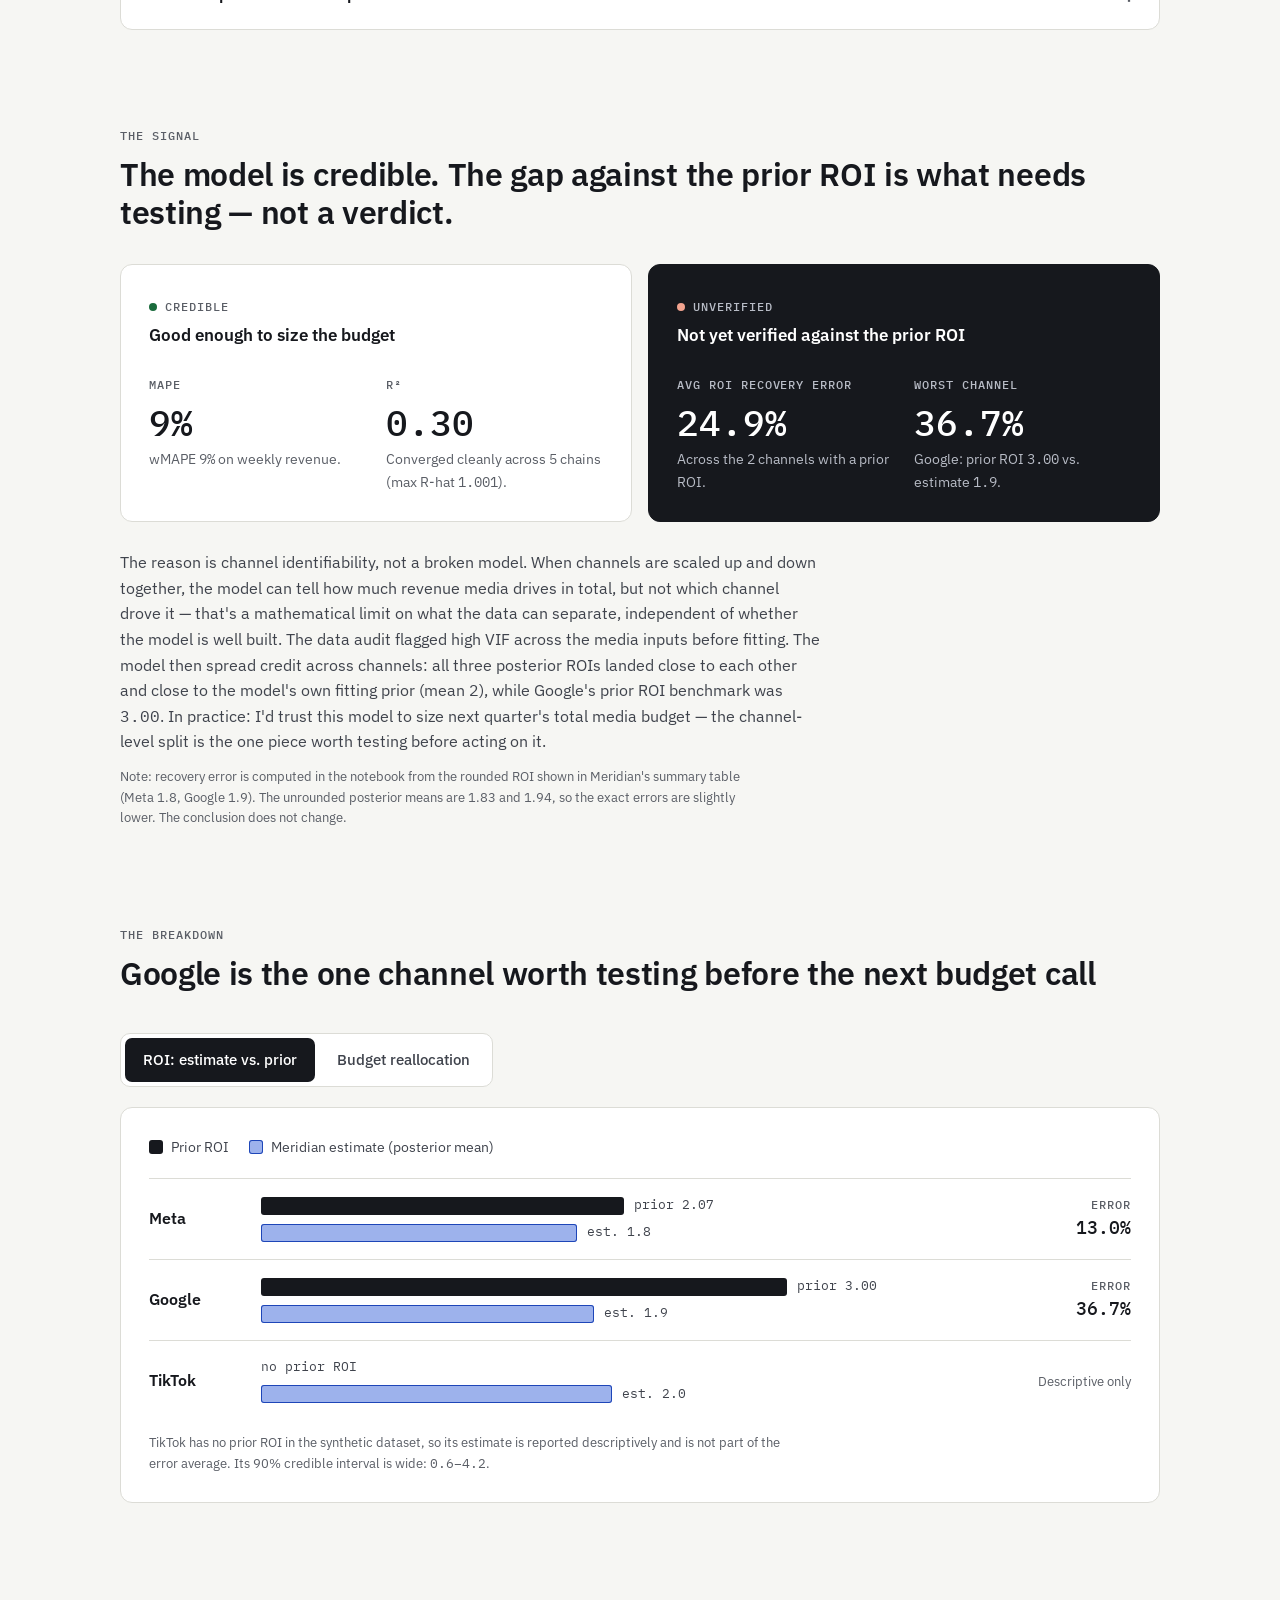
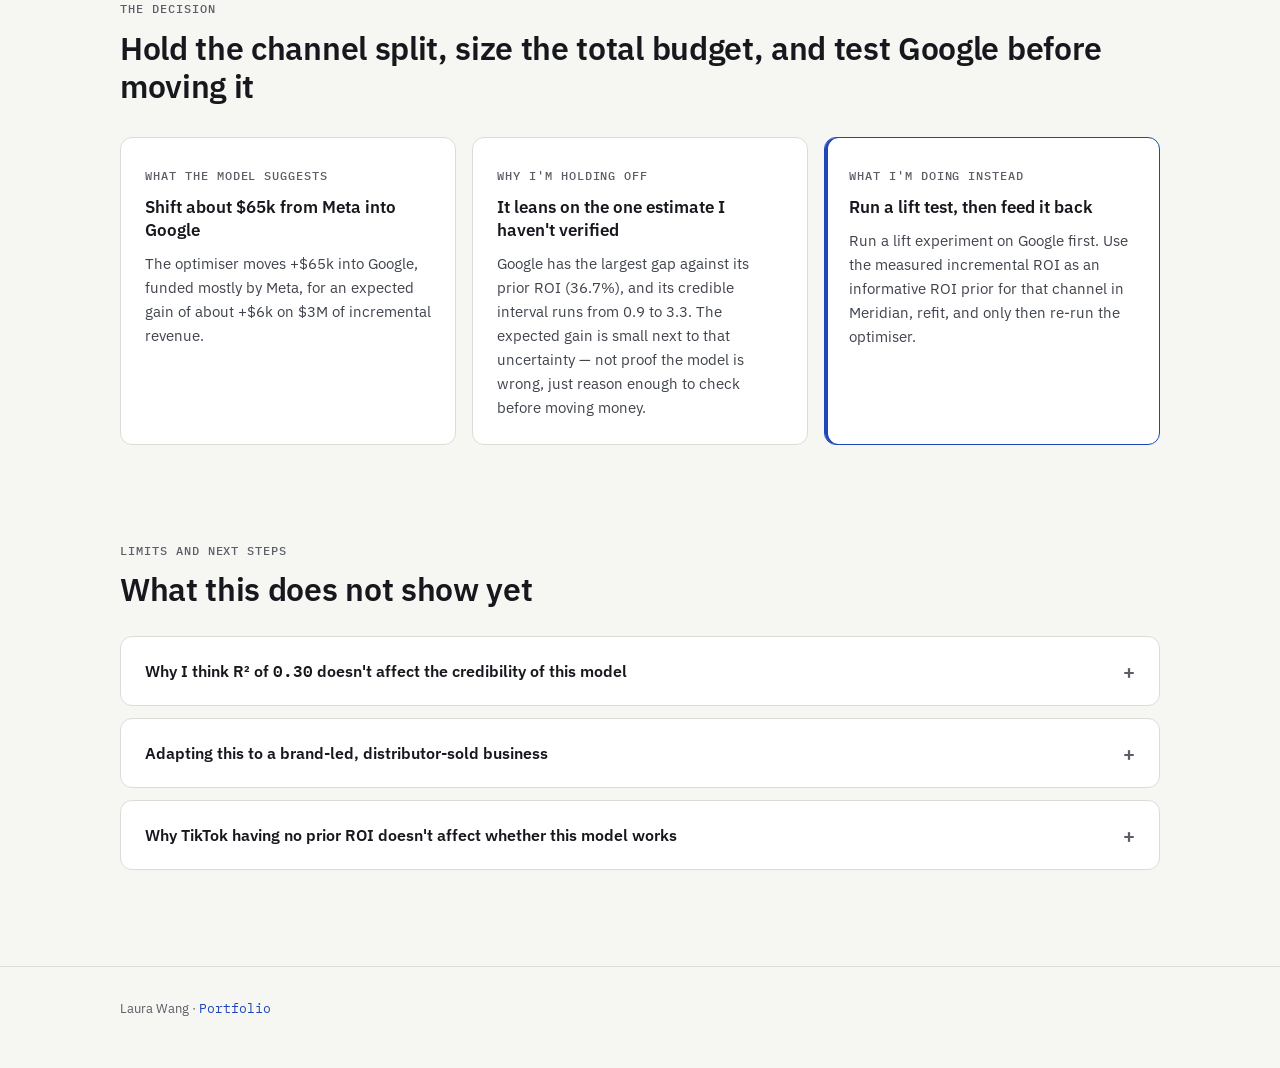
<file: mmm.html>
<!DOCTYPE html>
<html lang="en">
<head>
  <meta charset="UTF-8" />
  <meta name="viewport" content="width=device-width, initial-scale=1.0" />
  <title>MMM: A Model to Measure Media Efficiency — Laura Wang</title>
  <meta name="description" content="Case study: a Bayesian marketing mix model (Google Meridian) that predicts revenue well but mis-attributes channel ROI, validated against a prior ROI benchmark." />
  <link rel="canonical" href="https://laurakeita.github.io/laura-portfolio/mmm.html" />
  <meta property="og:type" content="article" />
  <meta property="og:title" content="MMM: A Model to Measure Media Efficiency" />
  <meta property="og:description" content="Bayesian MMM case study by Laura Wang: prediction checks passed, attribution checks did not." />
  <meta property="og:url" content="https://laurakeita.github.io/laura-portfolio/mmm.html" />

  <link rel="preconnect" href="https://fonts.googleapis.com" />
  <link rel="preconnect" href="https://fonts.gstatic.com" crossorigin />
  <link href="https://fonts.googleapis.com/css2?family=IBM+Plex+Mono:wght@400;500&family=IBM+Plex+Sans:wght@400;500;600;700&family=Inter:wght@500;600;700&family=Lora:wght@700&display=swap" rel="stylesheet" />

  <style>
    :root {
      --bg: #F6F6F3;
      --surface: #FFFFFF;
      --ink: #16181D;
      --text-2: #3F434C;
      --muted: #5A5E66;
      --border: #DCDCD6;
      --accent: #1E46B8;
      --bar-truth: #16181D;
      --bar-est: #9DB2EC;
      --bar-est-stroke: #1E46B8;
      --sans: 'IBM Plex Sans', system-ui, -apple-system, 'Segoe UI', Roboto, sans-serif;
      --mono: 'IBM Plex Mono', ui-monospace, 'SF Mono', Menlo, Consolas, monospace;
      --radius: 12px;
      --radius-sm: 10px;
      --section: 96px;
      --max: 1120px;
    }

    *, *::before, *::after { box-sizing: border-box; margin: 0; padding: 0; }
    html { scroll-behavior: smooth; font-size: 16px; }
    @media (prefers-reduced-motion: reduce) { html { scroll-behavior: auto; } }
    body {
      font-family: var(--sans);
      background: var(--bg);
      color: var(--ink);
      line-height: 1.6;
      -webkit-font-smoothing: antialiased;
    }
    a { color: var(--accent); text-decoration: none; }
    a:focus-visible, button:focus-visible, summary:focus-visible {
      outline: 2px solid var(--accent);
      outline-offset: 3px;
      border-radius: 4px;
    }

    .container { max-width: var(--max); margin: 0 auto; padding: 0 16px; }
    @media (min-width: 768px) { .container { padding: 0 40px; } }

    section { padding: var(--section) 0 0; }
    section:last-of-type { padding-bottom: var(--section); }
    @media (max-width: 640px) { :root { --section: 64px; } }

    .eyebrow, .label {
      font-family: var(--mono);
      font-size: 12px;
      font-weight: 500;
      letter-spacing: 0.08em;
      text-transform: uppercase;
      color: var(--muted);
    }
    h1 {
      font-size: clamp(2rem, 4.6vw, 3.25rem);
      line-height: 1.12;
      letter-spacing: -0.02em;
      font-weight: 600;
      max-width: 20ch;
      margin: 16px 0 20px;
    }
    h2 {
      font-size: clamp(1.5rem, 2.6vw, 2rem);
      line-height: 1.2;
      letter-spacing: -0.01em;
      font-weight: 600;
      margin: 10px 0 16px;
    }
    h3 { font-size: 1.0625rem; font-weight: 600; line-height: 1.35; }
    p { color: var(--text-2); }
    .lead { font-size: 1.125rem; max-width: 62ch; }
    .btn-github {
      display: inline-flex; align-items: center; gap: 8px;
      margin-top: 24px; min-height: 44px; padding: 0 20px;
      border: 1px solid var(--ink); border-radius: 999px;
      font-family: var(--mono); font-size: 13px; font-weight: 500;
      color: var(--ink); background: var(--surface);
      transition: background 0.18s ease, color 0.18s ease, border-color 0.18s ease;
    }
    .btn-github:hover { background: var(--ink); color: #FFFFFF; }
    .btn-github svg { width: 16px; height: 16px; flex: none; }
    .prose { max-width: 70ch; }
    .num { font-family: var(--mono); font-variant-numeric: tabular-nums; }
    .ph {
      font-family: var(--mono);
      font-size: 0.9em;
      color: var(--accent);
      background: #EEF2FC;
      border: 1px dashed var(--accent);
      border-radius: 4px;
      padding: 0 4px;
    }

    /* ---------- Nav (matches the main site) ---------- */
    :root { --nav-h: 64px; }
    .nav {
      position: fixed; top: 0; left: 0; right: 0; height: var(--nav-h); z-index: 100;
      background: rgba(246,246,243,0.85);
      -webkit-backdrop-filter: blur(12px); backdrop-filter: blur(12px);
      border-bottom: 1px solid transparent;
      transition: border-color 0.18s ease, background 0.18s ease;
    }
    .nav.scrolled { background: rgba(246,246,243,0.95); border-color: var(--border); }
    .nav-inner {
      height: 100%; max-width: var(--max); margin: 0 auto;
      padding: 0 clamp(1.25rem, 4vw, 3rem);
      display: flex; align-items: center; justify-content: space-between; gap: 2rem;
    }
    .nav-logo {
      font-family: 'Lora', serif; font-size: 20px; font-weight: 700;
      color: var(--ink); letter-spacing: -0.01em; flex-shrink: 0; text-decoration: none;
    }
    .nav-logo span { color: var(--accent); }
    .nav-links { display: flex; gap: 1.75rem; align-items: center; }
    .nav-links a {
      font-family: 'Inter', var(--sans); font-size: 14px; font-weight: 500;
      color: var(--muted); text-decoration: none; white-space: nowrap; transition: color 0.18s ease;
    }
    .nav-links a:hover { color: var(--ink); }
    .hamburger {
      display: none; flex-direction: column; gap: 5px; cursor: pointer;
      padding: 4px; background: none; border: none; flex-shrink: 0;
    }
    .hamburger span { display: block; width: 20px; height: 2px; background: var(--ink); border-radius: 2px; transition: transform 0.28s ease, opacity 0.28s ease; }
    .hamburger.open span:nth-child(1) { transform: translateY(7px) rotate(45deg); }
    .hamburger.open span:nth-child(2) { opacity: 0; }
    .hamburger.open span:nth-child(3) { transform: translateY(-7px) rotate(-45deg); }
    .mobile-menu {
      display: none; position: fixed; top: var(--nav-h); left: 0; right: 0;
      background: rgba(246,246,243,0.98); border-bottom: 1px solid var(--border);
      padding: 1.5rem clamp(1.25rem, 4vw, 3rem); flex-direction: column; gap: 1.25rem; z-index: 99;
    }
    .mobile-menu.open { display: flex; }
    .mobile-menu a { font-family: 'Inter', var(--sans); font-size: 15px; font-weight: 500; color: var(--muted); text-decoration: none; }
    .mobile-menu a:hover { color: var(--ink); }
    @media (max-width: 760px) {
      .nav-links { display: none; }
      .hamburger { display: flex; }
    }

    /* ---------- Hero ---------- */
    .hero { padding-top: calc(var(--nav-h) + 48px); }
    .tldr {
      margin-top: 40px;
      display: grid;
      grid-template-columns: repeat(5, 1fr);
      border: 1px solid var(--border);
      border-radius: var(--radius);
      background: var(--surface);
      overflow: hidden;
    }
    .tldr > div { padding: 24px 20px; border-right: 1px solid var(--border); }
    .tldr > div:last-child { border-right: 0; }
    .tldr p { font-size: 0.9375rem; margin-top: 8px; color: var(--ink); }
    .tldr-icon { display: block; width: 22px; height: 22px; color: var(--accent); margin-bottom: 16px; }
    .tldr-icon svg { display: block; width: 100%; height: 100%; }
    .tldr p.tldr-head { font-size: 1.0625rem; font-weight: 600; color: var(--ink); line-height: 1.3; margin: 12px 0 8px; }
    .tldr p.tldr-support { font-size: 0.8125rem; color: var(--muted); line-height: 1.5; margin-top: 0; }
    @media (max-width: 960px) {
      .tldr { grid-template-columns: 1fr 1fr; }
      .tldr > div { border-bottom: 1px solid var(--border); }
      .tldr > div:nth-child(2n) { border-right: 0; }
      .tldr > div:last-child { grid-column: 1 / -1; border-bottom: 0; }
    }
    @media (max-width: 560px) {
      .tldr { grid-template-columns: 1fr; }
      .tldr > div { border-right: 0; }
    }

    .bottom-line {
      margin-top: 16px;
      display: grid;
      grid-template-columns: 1fr 1fr;
      border: 1px solid var(--border);
      border-radius: var(--radius);
      background: var(--surface);
      overflow: hidden;
    }
    .bottom-line > div { padding: 24px 28px; }
    .bottom-line > div:first-child { border-right: 1px solid var(--border); }
    .bottom-line .bl-text { color: var(--ink); font-size: 1.0625rem; font-weight: 500; line-height: 1.5; margin-top: 8px; }
    @media (max-width: 760px) {
      .bottom-line { grid-template-columns: 1fr; }
      .bottom-line > div:first-child { border-right: 0; border-bottom: 1px solid var(--border); }
    }

    /* ---------- Core finding ---------- */
    .finding-grid { display: grid; grid-template-columns: 1fr 1fr; gap: 16px; margin-top: 32px; }
    @media (max-width: 760px) { .finding-grid { grid-template-columns: 1fr; } }
    .fcard { border-radius: var(--radius); padding: 28px; border: 1px solid var(--border); }
    .fcard.light { background: var(--surface); }
    .fcard.dark { background: var(--ink); border-color: var(--ink); }
    .fcard.dark h3, .fcard.dark .metric-val { color: #FFFFFF; }
    .fcard.dark .label, .fcard.dark .metric-note { color: #B8BCC6; }
    .fcard .status { display: inline-flex; align-items: center; gap: 8px; margin-bottom: 8px; }
    .dot { width: 8px; height: 8px; border-radius: 50%; display: inline-block; }
    .metrics { display: grid; grid-template-columns: 1fr 1fr; gap: 20px; margin-top: 24px; }
    @media (max-width: 400px) { .metrics { grid-template-columns: 1fr; } }
    .metric-val { font-family: var(--mono); font-size: 2.25rem; font-weight: 500; line-height: 1.1; margin-top: 6px; }
    .metric-note { font-size: 0.875rem; color: var(--muted); margin-top: 6px; }
    .finding-text { margin-top: 28px; }
    .footnote { font-size: 0.8125rem; color: var(--muted); margin-top: 12px; max-width: 80ch; }

    /* ---------- Explore ---------- */
    .toggle { display: inline-flex; gap: 4px; padding: 4px; border: 1px solid var(--border); border-radius: var(--radius-sm); background: var(--surface); margin-top: 24px; flex-wrap: wrap; }
    .toggle button {
      font-family: var(--sans); font-size: 0.9375rem; font-weight: 500;
      min-height: 44px; padding: 0 18px;
      border: 0; border-radius: 7px; background: transparent; color: var(--text-2); cursor: pointer;
    }
    .toggle button[aria-pressed="true"] { background: var(--ink); color: #FFFFFF; }
    .toggle button:not([aria-pressed="true"]):hover { background: var(--bg); color: var(--ink); }
    .panel { margin-top: 20px; background: var(--surface); border: 1px solid var(--border); border-radius: var(--radius); padding: 28px; }
    .panel[hidden] { display: none; }

    .legend { display: flex; gap: 20px; flex-wrap: wrap; margin-bottom: 20px; }
    .legend span { display: inline-flex; align-items: center; gap: 8px; font-size: 0.875rem; color: var(--text-2); }
    .swatch { width: 14px; height: 14px; border-radius: 3px; display: inline-block; }
    .swatch.truth { background: var(--bar-truth); }
    .swatch.est { background: var(--bar-est); box-shadow: inset 0 0 0 1px var(--bar-est-stroke); }

    .roi-row { display: grid; grid-template-columns: 96px 1fr 120px; gap: 16px; align-items: center; padding: 16px 0; border-top: 1px solid var(--border); }
    .roi-row:first-of-type { border-top: 0; }
    .roi-name { font-weight: 600; }
    .bars { display: grid; gap: 6px; }
    .bar-line { display: flex; align-items: center; gap: 10px; }
    .bar { height: 18px; border-radius: 3px; flex: none; }
    .bar.truth { background: var(--bar-truth); }
    .bar.est { background: var(--bar-est); box-shadow: inset 0 0 0 1px var(--bar-est-stroke); }
    .bar-val { font-family: var(--mono); font-size: 0.8125rem; color: var(--text-2); white-space: nowrap; }
    .err { text-align: right; }
    .err .num { font-size: 1.125rem; font-weight: 500; }
    .err .label { display: block; }
    .na { font-size: 0.8125rem; color: var(--muted); }
    @media (max-width: 600px) {
      .roi-row { grid-template-columns: 1fr auto; }
      .roi-row .bars { grid-column: 1 / -1; grid-row: 2; }
      .err { text-align: right; }
    }

    .table-wrap { overflow-x: auto; -webkit-overflow-scrolling: touch; }
    table { width: 100%; border-collapse: collapse; min-width: 560px; }
    caption { caption-side: bottom; text-align: left; font-size: 0.8125rem; color: var(--muted); padding-top: 14px; }
    th, td { padding: 12px 14px; border-bottom: 1px solid var(--border); text-align: right; }
    th:first-child, td:first-child { text-align: left; }
    thead th { font-family: var(--mono); font-size: 12px; font-weight: 500; letter-spacing: 0.06em; text-transform: uppercase; color: var(--muted); }
    tbody th { font-weight: 600; }
    td { font-family: var(--mono); font-variant-numeric: tabular-nums; color: var(--ink); }
    tfoot th, tfoot td { border-bottom: 0; font-weight: 600; }
    .pos { color: #1A6B3C; }
    .negv { color: #A23B2A; }

    /* ---------- Recommend ---------- */
    .rec-grid { display: grid; grid-template-columns: repeat(3, 1fr); gap: 16px; margin-top: 32px; }
    @media (max-width: 860px) { .rec-grid { grid-template-columns: 1fr; } }
    .card { background: var(--surface); border: 1px solid var(--border); border-radius: var(--radius); padding: 24px; }
    .card h3 { margin: 8px 0 10px; }
    .card p { font-size: 0.9375rem; }
    .card.accent { border-color: var(--accent); box-shadow: inset 3px 0 0 var(--accent); }

    /* ---------- Steps ---------- */
    .steps { display: grid; grid-template-columns: repeat(3, 1fr); gap: 16px; margin-top: 32px; list-style: none; }
    @media (max-width: 900px) { .steps { grid-template-columns: 1fr 1fr; } }
    @media (max-width: 560px) { .steps { grid-template-columns: 1fr; } }
    .step { background: var(--surface); border: 1px solid var(--border); border-radius: var(--radius); padding: 22px; display: flex; flex-direction: column; gap: 8px; }
    .step .n { font-family: var(--mono); font-size: 13px; color: var(--accent); }
    .step p { font-size: 0.9375rem; }
    .step a { font-family: var(--mono); font-size: 13px; font-weight: 500; display: inline-flex; align-items: center; min-height: 44px; margin-top: auto; }

    details.block { margin-top: 16px; background: var(--surface); border: 1px solid var(--border); border-radius: var(--radius); }
    details.block > summary {
      list-style: none; cursor: pointer; padding: 18px 24px; min-height: 56px;
      display: flex; align-items: center; justify-content: space-between; gap: 16px;
      font-weight: 600;
    }
    details.block > summary::-webkit-details-marker { display: none; }
    details.block > summary::after { content: '+'; font-family: var(--mono); font-size: 20px; color: var(--muted); flex: none; }
    details.block[open] > summary::after { content: '−'; }
    details.block > .inner { padding: 0 24px 24px; }
    #scope-decisions { scroll-margin-top: 24px; }

    .dec-grid { display: grid; grid-template-columns: 1fr 1fr; gap: 16px; }
    @media (max-width: 860px) { .dec-grid { grid-template-columns: 1fr; } }
    .dec { border: 1px solid var(--border); border-radius: var(--radius-sm); padding: 22px; background: var(--bg); }
    .dec h3 { margin-bottom: 14px; }
    .dec dl { display: grid; gap: 14px; }
    .dec dt { font-family: var(--mono); font-size: 12px; font-weight: 500; letter-spacing: 0.08em; text-transform: uppercase; color: var(--muted); }
    .dec dd { font-size: 0.9375rem; color: var(--text-2); margin-top: 4px; }
    .dec ul { padding-left: 18px; display: grid; gap: 4px; }
    .closing { margin-top: 20px; font-weight: 500; color: var(--ink); }

    .limits { display: grid; gap: 12px; margin-top: 28px; }
    .limits details.block { margin-top: 0; }

    /* ---------- Footer ---------- */
    footer { border-top: 1px solid var(--border); padding: 32px 0 48px; }
    footer .container { display: flex; justify-content: space-between; align-items: center; gap: 16px; flex-wrap: wrap; }
    footer a { font-family: var(--mono); font-size: 14px; display: inline-flex; align-items: center; min-height: 44px; }
    footer small { color: var(--muted); font-size: 13px; }
  </style>
</head>
<body>

<nav class="nav" id="nav">
  <div class="nav-inner">
    <a href="index.html#hero" class="nav-logo">Laura <span>Wang</span></a>
    <ul class="nav-links" style="list-style:none;">
      <li><a href="index.html#about">About</a></li>
      <li><a href="index.html#growth-experience">Growth</a></li>
      <li><a href="index.html#business-analysis-portfolio">Business &amp; Data</a></li>
      <li><a href="index.html#experience">Experience</a></li>
    </ul>
    <button class="hamburger" id="hamburger" aria-label="Toggle menu" aria-expanded="false">
      <span></span><span></span><span></span>
    </button>
  </div>
</nav>

<div class="mobile-menu" id="mobile-menu">
  <a href="index.html#about" class="mobile-link">About</a>
  <a href="index.html#growth-experience" class="mobile-link">Growth</a>
  <a href="index.html#business-analysis-portfolio" class="mobile-link">Business &amp; Data</a>
  <a href="index.html#experience" class="mobile-link">Experience</a>
</div>

<main>

  <!-- ================= HERO ================= -->
  <section class="hero" aria-labelledby="title">
    <div class="container">
      <p class="eyebrow">Case study &nbsp;· Marketing mix modeling</p>
      <h1 id="title">MMM: A Model to Measure Media Efficiency</h1>
      <p class="lead">A Bayesian marketing mix model built in Google Meridian, to judge cross-channel efficiency and guide budget allocation — shown here on <span class="num">104</span><!-- src: README.md, Project Structure; MMM_meridian.ipynb cell 9 (time: 104) --> weeks of synthetic data.</p>

      <a href="https://github.com/laurakeita/meridian-mmm-attribution-validation" target="_blank" rel="noopener" class="btn-github">
        <svg viewBox="0 0 24 24" fill="currentColor"><path d="M9 19c-5 1.5-5-2.5-7-3m14 6v-3.87a3.37 3.37 0 0 0-.94-2.61c3.14-.35 6.44-1.54 6.44-7A5.44 5.44 0 0 0 20 4.77 5.07 5.07 0 0 0 19.91 1S18.73.65 16 2.48a13.38 13.38 0 0 0-7 0C6.27.65 5.09 1 5.09 1A5.07 5.07 0 0 0 5 4.77a5.44 5.44 0 0 0-1.5 3.78c0 5.42 3.3 6.61 6.44 7A3.37 3.37 0 0 0 9 18.13V22"/></svg>
        View the code on GitHub ↗
      </a>

      <div class="tldr">
        <div>
          <span class="tldr-icon" aria-hidden="true"><svg viewBox="0 0 24 24" fill="none" stroke="currentColor" stroke-width="2" stroke-linecap="round" stroke-linejoin="round"><circle cx="11" cy="11" r="7"/><line x1="21" y1="21" x2="16.65" y2="16.65"/></svg></span>
          <span class="label">Problem</span>
          <p class="tldr-head">Channels don't add up</p>
          <p class="tldr-support">At a jewellery brand: attribution models disagreed with each other, and offline effectiveness was untrackable.</p>
        </div>
        <div>
          <span class="tldr-icon" aria-hidden="true"><svg viewBox="0 0 24 24" fill="none" stroke="currentColor" stroke-width="2.25" stroke-linecap="round" stroke-linejoin="round"><line x1="5" y1="20" x2="5" y2="14"/><line x1="12" y1="20" x2="12" y2="7"/><line x1="19" y1="20" x2="19" y2="4"/></svg></span>
          <span class="label">Approach + Result</span>
          <p class="tldr-head">MAPE <span class="num">9%</span><!-- src: MMM_meridian.ipynb cell 12, MAPE 0.087993 -->, gap <span class="num">24.9%</span><!-- src: MMM_meridian.ipynb cell 18, Average ROI Recovery Error 24.86% --></p>
          <p class="tldr-support">Bayesian MMM in Google Meridian — accurate enough to size the budget, not yet to move it between channels.</p>
        </div>
        <div>
          <span class="tldr-icon" aria-hidden="true"><svg viewBox="0 0 24 24" fill="none" stroke="currentColor" stroke-width="2" stroke-linecap="round" stroke-linejoin="round"><path d="M21 12a9 9 0 1 1-3-6.7"/><polyline points="21 3 21 9 15 9"/></svg></span>
          <span class="label">Cadence</span>
          <p class="tldr-head">Quarterly refit</p>
          <p class="tldr-support">The weakest channel each cycle sets the next quarter's test.</p>
        </div>
        <div>
          <span class="tldr-icon" aria-hidden="true"><svg viewBox="0 0 24 24" fill="none" stroke="currentColor" stroke-width="2" stroke-linecap="round" stroke-linejoin="round"><circle cx="12" cy="8" r="4"/><path d="M4 21v-1a8 8 0 0 1 16 0v1"/></svg></span>
          <span class="label">My role</span>
          <p class="tldr-head">Solo, end-to-end</p>
          <p class="tldr-support">Data audit, model spec, diagnostics, optimisation, validation.</p>
        </div>
        <div>
          <span class="tldr-icon" aria-hidden="true"><svg viewBox="0 0 24 24" fill="none" stroke="currentColor" stroke-width="2" stroke-linecap="round" stroke-linejoin="round"><path d="M9 11l3 3L22 4"/><path d="M21 12v7a2 2 0 0 1-2 2H5a2 2 0 0 1-2-2V5a2 2 0 0 1 2-2h11"/></svg></span>
          <span class="label">AI's role</span>
          <p class="tldr-head">Automates the checks</p>
          <p class="tldr-support">Scope calls and next steps stay with me.</p>
        </div>
      </div>

      <div class="bottom-line">
        <div>
          <span class="label">Bottom line</span>
          <p class="bl-text">Hold the channel split. This model is credible enough to size next quarter's total media budget — not yet to move money between channels on its estimate.</p>
        </div>
        <div>
          <span class="label">Next step</span>
          <p class="bl-text">Run a lift test on Google, the channel with the largest gap against its prior ROI (36.7%), then feed the result back into Meridian as an informative prior and re-run the optimiser.</p>
        </div>
      </div>
    </div>
  </section>

  <!-- ================= HOW IT WAS BUILT ================= -->
  <section aria-labelledby="built">
    <div class="container">
      <p class="eyebrow">How it was built</p>
      <h2 id="built">Six steps from raw data to a validated result</h2>

      <ol class="steps">
        <li class="step">
          <span class="n">01</span>
          <h3>Data audit</h3>
          <p>Detected media, impression and KPI columns automatically, then checked spend share, correlation and VIF for identifiability risk.</p>
        </li>
        <li class="step">
          <span class="n">02</span>
          <h3>Scope decisions</h3>
          <p>Tested whether to split to ad-group level and include offline spend; excluded what failed collinearity or holdout checks and moved it to experiments.</p>
          <a href="#scope-decisions" id="open-scope">See the decisions ↓</a>
        </li>
        <li class="step">
          <span class="n">03</span>
          <h3>Bayesian model</h3>
          <p>Meridian with a log-normal ROI prior (mean 2<!-- src: MMM_meridian.ipynb cell 10, roi_mu = 2 -->, sd 1.5<!-- src: MMM_meridian.ipynb cell 10, roi_sigma = 1.5 -->) and adstock up to 7<!-- src: MMM_meridian.ipynb cell 11, max_lag=7 --> weeks, sampled with 5 chains × 2,000 draws<!-- src: MMM_meridian.ipynb cell 12, n_chains=5, n_keep=2000 -->.</p>
        </li>
        <li class="step">
          <span class="n">04</span>
          <h3>Diagnostics</h3>
          <p>Checked trace plots and R-hat, then reviewed contribution, ROI, response curves and adstock decay.</p>
        </li>
        <li class="step">
          <span class="n">05</span>
          <h3>Optimisation</h3>
          <p>Reallocated the historical budget at a fixed total with ±30%<!-- src: outputs/optimization_output.html, Optimization scenario --> channel constraints to maximise incremental revenue.</p>
        </li>
        <li class="step">
          <span class="n">06</span>
          <h3>Validation</h3>
          <p>Compared estimated ROI with a prior ROI benchmark to measure attribution error, separately from fit.</p>
        </li>
      </ol>

      <details class="block" id="scope-decisions">
        <summary>Inside step 02: the two scope decisions</summary>
        <div class="inner">
          <div class="dec-grid">

            <article class="dec">
              <h3>Should the model go down to ad-group level?</h3>
              <dl>
                <div>
                  <dt>The question</dt>
                  <dd>Would splitting each platform into ad groups give more useful ROI estimates than one number per channel?</dd>
                </div>
                <div>
                  <dt>Why it is hard</dt>
                  <dd>More granular inputs multiply the number of media parameters against a fixed number of weekly observations, and ad groups inside one platform usually move together, so their effects become hard to separate.</dd>
                </div>
                <div>
                  <dt>How I tested it</dt>
                  <dd>
                    <ul>
                      <li>Pairwise spend correlation and VIF across candidate ad groups.</li>
                      <li>Spend variation per ad group (coefficient of variation over time).</li>
                      <li>Out-of-sample fit on a holdout balanced across time, not one block at the end of the window, comparing in-sample vs. holdout error for the channel-level and ad-group models.</li>
                      <li>Whether posteriors move away from the priors or simply return them.</li>
                    </ul>
                  </dd>
                </div>
                <div>
                  <dt>Decision rule</dt>
                  <dd>Keep the more granular spec only if collinearity is acceptable and holdout error does not degrade. Thresholds: VIF under <span class="num">10</span> (the standard textbook cutoff), and holdout MAPE no more than <span class="num">50%</span> relatively worse than in-sample MAPE. If the rule fails, keep the model at channel level, exclude ad-group splits from the MMM, and measure them with in-platform experiments (A/B or conversion-lift tests).</dd>
                </div>
                <div>
                  <dt>Outcome</dt>
                  <dd>I tested the ad-group split in an earlier iteration. Ad groups within the same platform moved together too closely, so the multicollinearity was too high for the model to separate their effects — and holdout MAPE and R² both got worse at the ad-group level, the same direction of evidence as the collinearity check. I kept the model at channel level and left ad-group questions to in-platform experiments.</dd>
                </div>
              </dl>
            </article>

            <article class="dec">
              <h3>Should offline channel budgets be included?</h3>
              <dl>
                <div>
                  <dt>The question</dt>
                  <dd>Should offline spend enter the model as a media channel alongside digital?</dd>
                </div>
                <div>
                  <dt>Why it is hard</dt>
                  <dd>Offline spend is often flighted in a few bursts that coincide with seasonal peaks, so its effect can be confounded with seasonality and baseline, and there are few independent data points.</dd>
                </div>
                <div>
                  <dt>How I tested it</dt>
                  <dd>The same four checks as the ad-group decision, plus whether offline flights overlap with seasonal peaks or with large digital pushes.</dd>
                </div>
                <div>
                  <dt>Decision rule</dt>
                  <dd>Include offline only if it passes the same thresholds. If it fails, exclude it from the MMM, estimate it with a geo experiment (test vs. control regions), and feed the result back into the MMM as an ROI prior.</dd>
                </div>
                <div>
                  <dt>Outcome</dt>
                  <dd>I actually computed a spend-equivalent figure for the offline discount and tested it as a media channel in an earlier iteration — not preserved in this notebook. Holdout MAPE got noticeably worse with it included, which is exactly what this decision rule is built to catch, so I reverted it to a control variable. A worse holdout result for a rejected specification doesn't undercut the final model's own MAPE — if anything, it's evidence the selection process did its job. In the final model, offline discounting enters as a control variable, not as a media channel.<!-- src: MMM_meridian.ipynb cell 8, controls=['Offline Discount'] --></dd>
                </div>
              </dl>
            </article>

          </div>
          <p class="closing">Excluding a channel from the model is a measurement decision, not a statement that the channel does not work.</p>
        </div>
      </details>

    </div>
  </section>

  <!-- ================= CORE FINDING ================= -->
  <section aria-labelledby="finding">
    <div class="container">
      <p class="eyebrow">The signal</p>
      <h2 id="finding">The model is credible. The gap against the prior ROI is what needs testing — not a verdict.</h2>

      <div class="finding-grid">
        <div class="fcard light">
          <span class="status label"><span class="dot" style="background:#1A6B3C" aria-hidden="true"></span>Credible</span>
          <h3>Good enough to size the budget</h3>
          <div class="metrics">
            <div>
              <span class="label">MAPE</span>
              <div class="metric-val">9%</div><!-- src: MMM_meridian.ipynb cell 12, MAPE 0.087993; outputs/summary_output.html, Model fit metrics -->
              <p class="metric-note">wMAPE <span class="num">9%</span><!-- src: MMM_meridian.ipynb cell 12, wMAPE 0.086645 --> on weekly revenue.</p>
            </div>
            <div>
              <span class="label">R²</span>
              <div class="metric-val">0.30</div><!-- src: MMM_meridian.ipynb cell 12, R_Squared 0.297496 -->
              <p class="metric-note">Converged cleanly across <span class="num">5</span><!-- src: MMM_meridian.ipynb cell 12, n_chains=5 --> chains (max R-hat <span class="num">1.001</span><!-- src: images/rhat_convergence.png (highest box, roi_m ≈ 1.0010); README.md, Key Results -->).</p>
            </div>
          </div>
        </div>

        <div class="fcard dark">
          <span class="status label"><span class="dot" style="background:#F2A38F" aria-hidden="true"></span>Unverified</span>
          <h3>Not yet verified against the prior ROI</h3>
          <div class="metrics">
            <div>
              <span class="label">Avg ROI recovery error</span>
              <div class="metric-val">24.9%</div><!-- src: MMM_meridian.ipynb cell 18, Average ROI Recovery Error 24.86% -->
              <p class="metric-note">Across the <span class="num">2</span> channels with a prior ROI.</p>
            </div>
            <div>
              <span class="label">Worst channel</span>
              <div class="metric-val">36.7%</div><!-- src: MMM_meridian.ipynb cell 18, Google recovery_error_pct 36.67 -->
              <p class="metric-note">Google: prior ROI <span class="num">3.00</span><!-- src: MMM_meridian.ipynb cell 18, true_roi --> vs. estimate <span class="num">1.9</span><!-- src: MMM_meridian.ipynb cell 18, estimated_roi -->.</p>
            </div>
          </div>
        </div>
      </div>

      <p class="prose finding-text">The reason is channel identifiability, not a broken model. When channels are scaled up and down together, the model can tell how much revenue media drives in total, but not which channel drove it — that's a mathematical limit on what the data can separate, independent of whether the model is well built. The data audit flagged high VIF across the media inputs before fitting. The model then spread credit across channels: all three posterior ROIs landed close to each other and close to the model's own fitting prior (mean <span class="num">2</span><!-- src: MMM_meridian.ipynb cell 10, roi_mu = 2 -->), while Google's prior ROI benchmark was <span class="num">3.00</span><!-- src: MMM_meridian.ipynb cell 18, true_roi -->. In practice: I'd trust this model to size next quarter's total media budget — the channel-level split is the one piece worth testing before acting on it.</p>
      <p class="footnote">Note: recovery error is computed in the notebook from the rounded ROI shown in Meridian's summary table (Meta 1.8, Google 1.9). The unrounded posterior means are 1.83 and 1.94<!-- src: outputs/summary_output.html, ROI chart data (1.8252, 1.9396); images/roi_by_channel.png -->, so the exact errors are slightly lower. The conclusion does not change.</p>
    </div>
  </section>

  <!-- ================= EXPLORE ================= -->
  <section aria-labelledby="explore">
    <div class="container">
      <p class="eyebrow">The breakdown</p>
      <h2 id="explore">Google is the one channel worth testing before the next budget call</h2>

      <div class="toggle" role="group" aria-label="Choose a results view">
        <button type="button" id="btn-roi" aria-pressed="true" aria-controls="view-roi">ROI: estimate vs. prior</button>
        <button type="button" id="btn-budget" aria-pressed="false" aria-controls="view-budget">Budget reallocation</button>
      </div>

      <!-- View A -->
      <div class="panel" id="view-roi" role="region" aria-labelledby="btn-roi">
        <div class="legend">
          <span><i class="swatch truth" aria-hidden="true"></i>Prior ROI</span>
          <span><i class="swatch est" aria-hidden="true"></i>Meridian estimate (posterior mean)</span>
        </div>

        <!-- Bars are scaled to an axis max of 3.5 ROI -->
        <div class="roi-row">
          <span class="roi-name">Meta</span>
          <div class="bars">
            <div class="bar-line"><span class="bar truth" style="width:calc((100% - 120px) * 2.07 / 3.5)"></span><span class="bar-val">prior 2.07</span><!-- src: MMM_meridian.ipynb cell 18, true_roi --></div>
            <div class="bar-line"><span class="bar est" style="width:calc((100% - 120px) * 1.8 / 3.5)"></span><span class="bar-val">est. 1.8</span><!-- src: MMM_meridian.ipynb cell 18, estimated_roi --></div>
          </div>
          <div class="err"><span class="label">Error</span><span class="num">13.0%</span><!-- src: MMM_meridian.ipynb cell 18, recovery_error_pct 13.04 --></div>
        </div>

        <div class="roi-row">
          <span class="roi-name">Google</span>
          <div class="bars">
            <div class="bar-line"><span class="bar truth" style="width:calc((100% - 120px) * 3.00 / 3.5)"></span><span class="bar-val">prior 3.00</span><!-- src: MMM_meridian.ipynb cell 18, true_roi --></div>
            <div class="bar-line"><span class="bar est" style="width:calc((100% - 120px) * 1.9 / 3.5)"></span><span class="bar-val">est. 1.9</span><!-- src: MMM_meridian.ipynb cell 18, estimated_roi --></div>
          </div>
          <div class="err"><span class="label">Error</span><span class="num">36.7%</span><!-- src: MMM_meridian.ipynb cell 18, recovery_error_pct 36.67 --></div>
        </div>

        <div class="roi-row">
          <span class="roi-name">TikTok</span>
          <div class="bars">
            <div class="bar-line"><span class="bar-val">no prior ROI</span></div>
            <div class="bar-line"><span class="bar est" style="width:calc((100% - 120px) * 2.0 / 3.5)"></span><span class="bar-val">est. 2.0</span><!-- src: MMM_meridian.ipynb cell 17, TikTok posterior roi 2.0 (0.6, 4.2) --></div>
          </div>
          <div class="err"><span class="na">Descriptive only</span></div>
        </div>

        <p class="footnote">TikTok has no prior ROI in the synthetic dataset, so its estimate is reported descriptively and is not part of the error average. Its 90% credible interval is wide: <span class="num">0.6–4.2</span><!-- src: MMM_meridian.ipynb cell 17, TikTok posterior roi (0.6, 4.2) -->.</p>
      </div>

      <!-- View B -->
      <div class="panel" id="view-budget" role="region" aria-labelledby="btn-budget" hidden>
        <div class="table-wrap">
          <table>
            <caption>Fixed total budget of $1.5M<!-- src: outputs/optimization_output.html, Non-optimized budget $1.5M -->, each channel constrained to −30% / +30% of its historical spend<!-- src: outputs/optimization_output.html, Optimization scenario -->, over Jan 2023 – Dec 2024. Per-channel lift is the change in incremental revenue at the optimised spend.</caption>
            <thead>
              <tr>
                <th scope="col">Channel</th>
                <th scope="col">Current share</th>
                <th scope="col">Optimised share</th>
                <th scope="col">Spend change</th>
                <th scope="col">Incremental lift</th>
              </tr>
            </thead>
            <tbody>
              <tr>
                <th scope="row">Google</th>
                <td>40%</td><!-- src: outputs/optimization_output.html, Optimized budget allocation -->
                <td>44%</td><!-- src: outputs/optimization_output.html, Optimized budget allocation -->
                <td class="pos">+$65k</td><!-- src: outputs/optimization_output.html, spend-change chart data (65000.0) -->
                <td class="pos">+$59.8k</td><!-- src: outputs/optimization_output.html, waterfall chart data (59759.6) -->
              </tr>
              <tr>
                <th scope="row">Meta</th>
                <td>43%</td><!-- src: outputs/optimization_output.html, Optimized budget allocation -->
                <td>38%</td><!-- src: outputs/optimization_output.html, Optimized budget allocation -->
                <td class="negv">−$61k</td><!-- src: outputs/optimization_output.html, spend-change chart data (-61000.0) -->
                <td class="negv">−$50.8k</td><!-- src: outputs/optimization_output.html, waterfall chart data (-50768.9) -->
              </tr>
              <tr>
                <th scope="row">TikTok</th>
                <td>18%</td><!-- src: outputs/optimization_output.html, Optimized budget allocation -->
                <td>17%</td><!-- src: outputs/optimization_output.html, Optimized budget allocation -->
                <td class="negv">−$4k</td><!-- src: outputs/optimization_output.html, spend-change chart data (-4000.0) -->
                <td class="negv">−$3.5k</td><!-- src: outputs/optimization_output.html, waterfall chart data (-3477.1) -->
              </tr>
            </tbody>
            <tfoot>
              <tr>
                <th scope="row">Total</th>
                <td>100%</td>
                <td>100%</td>
                <td>$0</td><!-- src: outputs/optimization_output.html, Optimized budget $1.5M, $0 change -->
                <td class="pos">+$6k</td><!-- src: outputs/optimization_output.html, Optimized incremental revenue +$6k; README.md, Budget Optimisation -->
              </tr>
            </tfoot>
          </table>
        </div>
      </div>
    </div>
  </section>

  <!-- ================= RECOMMEND ================= -->
  <section aria-labelledby="recommend">
    <div class="container">
      <p class="eyebrow">The decision</p>
      <h2 id="recommend">Hold the channel split, size the total budget, and test Google before moving it</h2>

      <div class="rec-grid">
        <div class="card">
          <span class="label">What the model suggests</span>
          <h3>Shift about $65k from Meta into Google</h3>
          <p>The optimiser moves +$65k<!-- src: outputs/optimization_output.html, spend-change chart data --> into Google, funded mostly by Meta, for an expected gain of about +$6k<!-- src: outputs/optimization_output.html, Optimized incremental revenue --> on $3M<!-- src: outputs/optimization_output.html, Non-optimized incremental revenue $3M --> of incremental revenue.</p>
        </div>
        <div class="card">
          <span class="label">Why I'm holding off</span>
          <h3>It leans on the one estimate I haven't verified</h3>
          <p>Google has the largest gap against its prior ROI (36.7%<!-- src: MMM_meridian.ipynb cell 18 -->), and its credible interval runs from 0.9 to 3.3<!-- src: MMM_meridian.ipynb cell 17, Google posterior roi 1.9 (0.9, 3.3) -->. The expected gain is small next to that uncertainty — not proof the model is wrong, just reason enough to check before moving money.</p>
        </div>
        <div class="card accent">
          <span class="label">What I'm doing instead</span>
          <h3>Run a lift test, then feed it back</h3>
          <p>Run a lift experiment on Google first. Use the measured incremental ROI as an informative ROI prior for that channel in Meridian, refit, and only then re-run the optimiser.</p>
        </div>
      </div>
    </div>
  </section>

  <!-- ================= LIMITS ================= -->
  <section aria-labelledby="limits">
    <div class="container">
      <p class="eyebrow">Limits and next steps</p>
      <h2 id="limits">What this does not show yet</h2>

      <div class="limits">
        <details class="block">
          <summary><span>Why I think R² of <span class="num">0.30</span><!-- src: MMM_meridian.ipynb cell 12, R_Squared 0.297496 --> doesn't affect the credibility of this model</span></summary>
          <div class="inner"><p>R² measures how much of the week-to-week <em>variance</em> in revenue the model explains; MAPE measures the average <em>absolute</em> error on each week's prediction — they penalise the model differently. Baseline (non-media) revenue accounts for <span class="num">68.1%</span><!-- src: outputs/summary_output.html, channel contribution data; README.md, Key Results --> of total contribution, and that baseline's own week-to-week movement is harder for a model built on media regressors to fully capture. That caps how much variance the model can claim credit for (R²), even while its absolute prediction error stays low (MAPE). A low R² here is a property of how much of revenue is baseline versus media-driven, not evidence the model fits poorly.</p></div>
        </details>
        <details class="block">
          <summary>Adapting this to a brand-led, distributor-sold business</summary>
          <div class="inner"><p>Three changes, in priority order, plus one that applies regardless. First: get sell-out (POS) data instead of sell-in. Sell-in reflects the distributor's own ordering and inventory decisions — stocking cycles, trade deals, quarter-end pushes — not real consumer demand, which is why it doesn't work well as an MMM's dependent variable; sell-out, pulled from a retail partner's POS system or bought as syndicated data, is the real sales signal and the industry default. Second: trade promotion needs its own variable, separate from media. Retailer discounts, displays and trade deals often move sell-out more than media does, and a promotion also pulls forward future purchases — a dip right after the promotion that a naive model would misread as decay rather than borrowed demand. Third, only if POS data genuinely isn't available: fall back to a brand metric media can move directly — brand mention volume, or branded search — and model the link from that metric to sell-through as a separate step. Alongside all three: lengthen the adstock window. This project's adstock decays over <span class="num">7</span><!-- src: MMM_meridian.ipynb cell 11, max_lag=7 --> weeks because an e-commerce purchase follows exposure quickly; a distributor-sold brand has a longer, lumpier path from exposure to an actual sale, so the carryover window needs to stretch to match it.</p></div>
        </details>
        <details class="block">
          <summary>Why TikTok having no prior ROI doesn't affect whether this model works</summary>
          <div class="inner"><p>TikTok is fit with exactly the same mechanism as Meta and Google — the same shared prior, the same MCMC process — and it converges and produces a usable estimate (<span class="num">2.0</span><!-- src: MMM_meridian.ipynb cell 17, TikTok posterior roi 2.0 --> ROI, a share of total contribution) like any other channel. Meridian doesn't need an external benchmark to fit a channel; only this case study's validation step does. The missing prior ROI is a gap in what I can check for that one channel, not a gap in the model itself. Separately: because all three channels are estimated jointly from correlated spend, TikTok's result still interacts with Meta's and Google's — that's the collinearity finding above, not a consequence of the missing benchmark.</p></div>
        </details>
      </div>
    </div>
  </section>

</main>

<footer>
  <div class="container">
    <small>Laura Wang · <a href="index.html" style="font-size:13px;min-height:0;display:inline">Portfolio</a></small>
  </div>
</footer>

<script>
  // Nav: scrolled shadow + mobile hamburger
  (function () {
    var nav = document.getElementById('nav');
    var onScroll = function () { nav.classList.toggle('scrolled', window.scrollY > 20); };
    window.addEventListener('scroll', onScroll);
    onScroll();

    var hamburger = document.getElementById('hamburger');
    var mobileMenu = document.getElementById('mobile-menu');
    hamburger.addEventListener('click', function () {
      var isOpen = !mobileMenu.classList.contains('open');
      mobileMenu.classList.toggle('open', isOpen);
      hamburger.classList.toggle('open', isOpen);
      hamburger.setAttribute('aria-expanded', isOpen);
    });
    mobileMenu.querySelectorAll('a').forEach(function (a) {
      a.addEventListener('click', function () {
        mobileMenu.classList.remove('open');
        hamburger.classList.remove('open');
        hamburger.setAttribute('aria-expanded', 'false');
      });
    });
  })();

  // Results view toggle
  (function () {
    var buttons = [document.getElementById('btn-roi'), document.getElementById('btn-budget')];
    buttons.forEach(function (btn) {
      btn.addEventListener('click', function () {
        buttons.forEach(function (b) {
          var on = b === btn;
          b.setAttribute('aria-pressed', on ? 'true' : 'false');
          document.getElementById(b.getAttribute('aria-controls')).hidden = !on;
        });
      });
    });
  })();

  // "See the decisions" opens and focuses the step 02 details
  (function () {
    var details = document.getElementById('scope-decisions');
    function openScope(e) {
      if (e) e.preventDefault();
      details.open = true;
      details.scrollIntoView({ block: 'start' });
      details.querySelector('summary').focus({ preventScroll: true });
      history.replaceState(null, '', '#scope-decisions');
    }
    document.getElementById('open-scope').addEventListener('click', openScope);
    if (location.hash === '#scope-decisions') openScope();
  })();
</script>
</body>
</html>
</file>
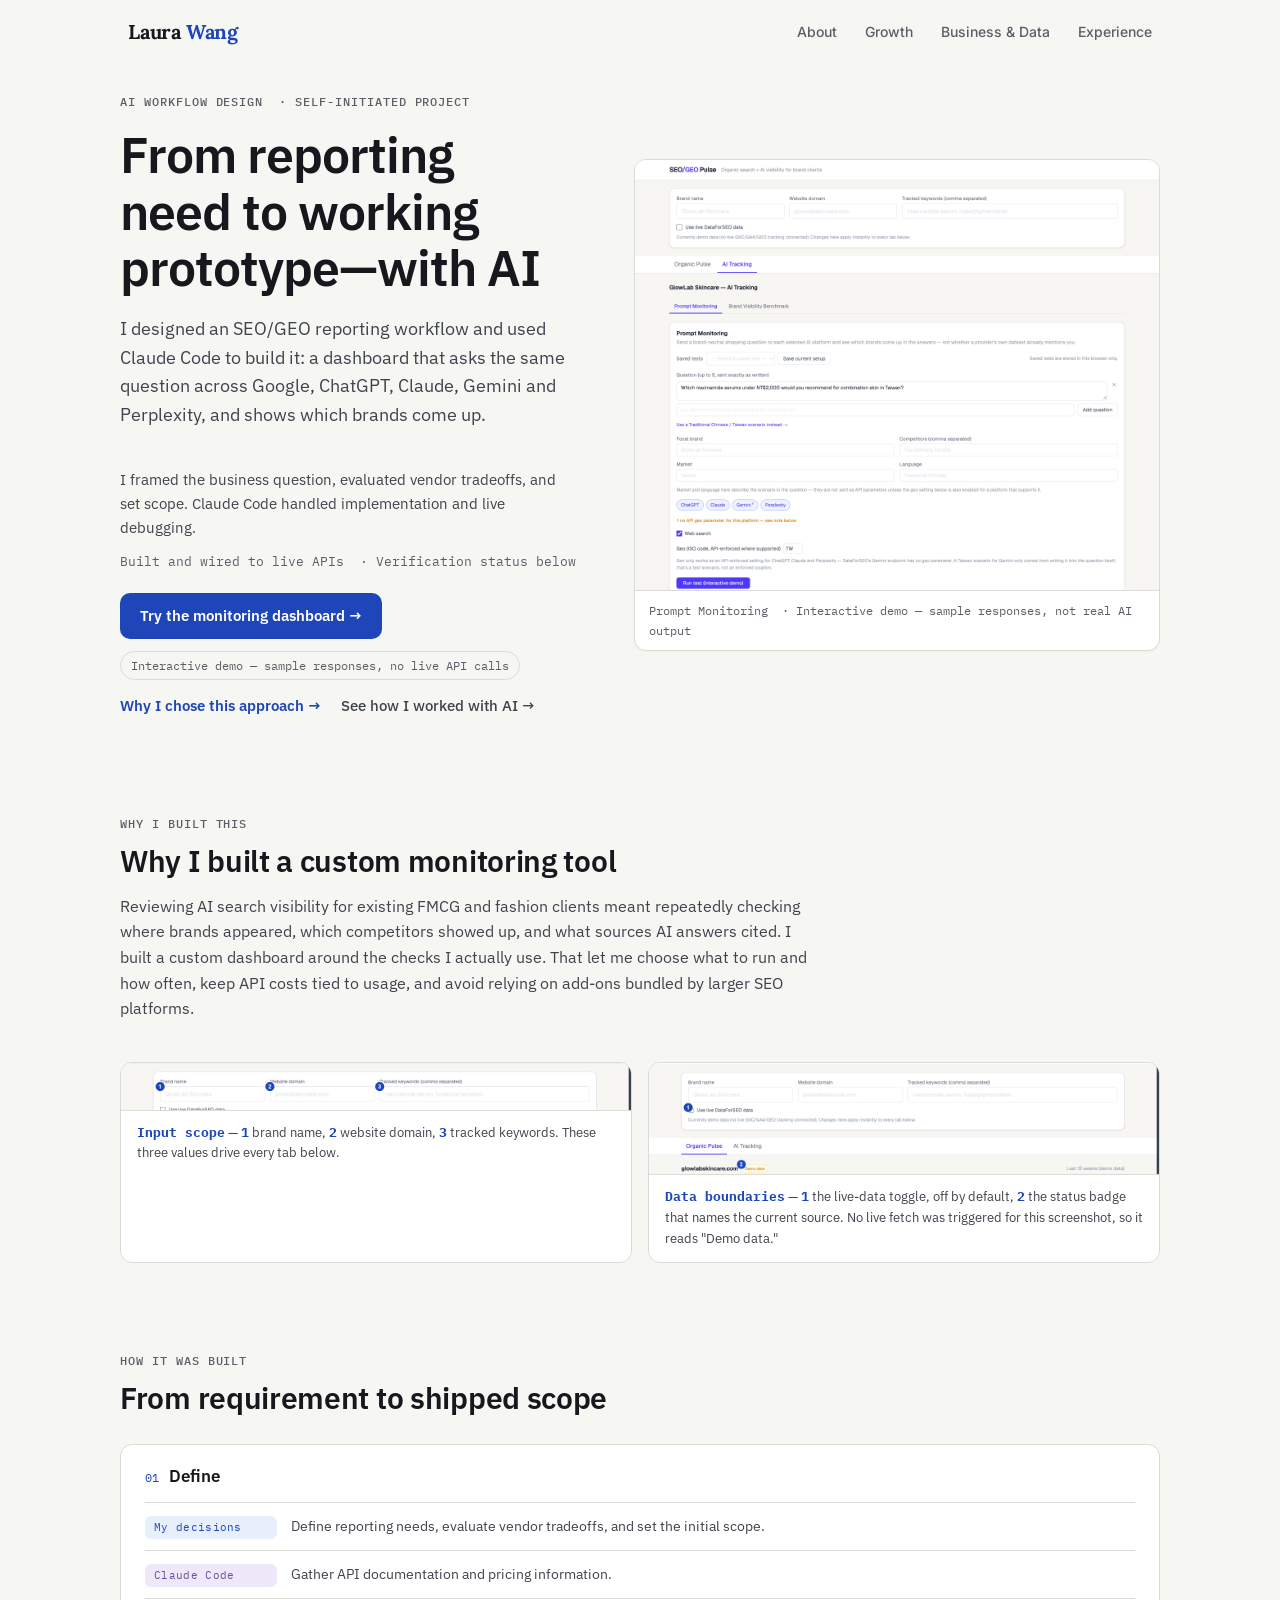
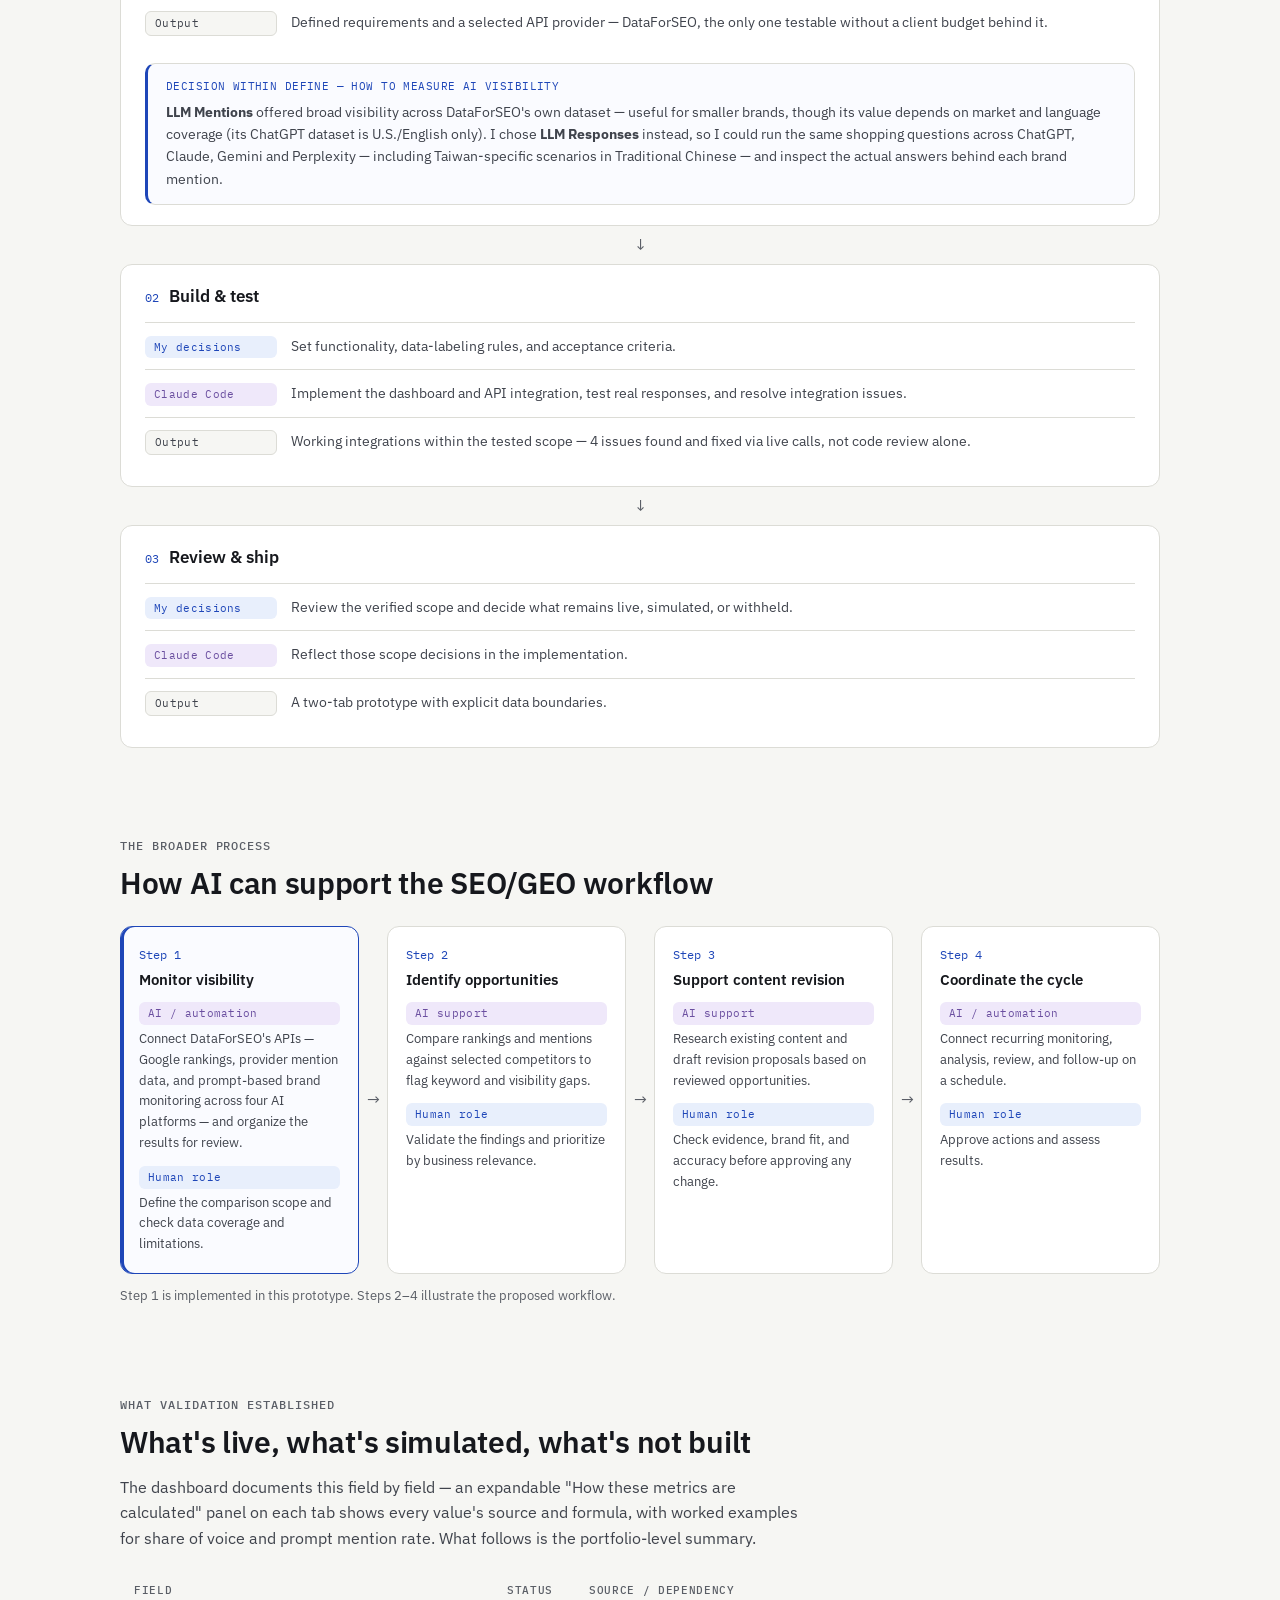
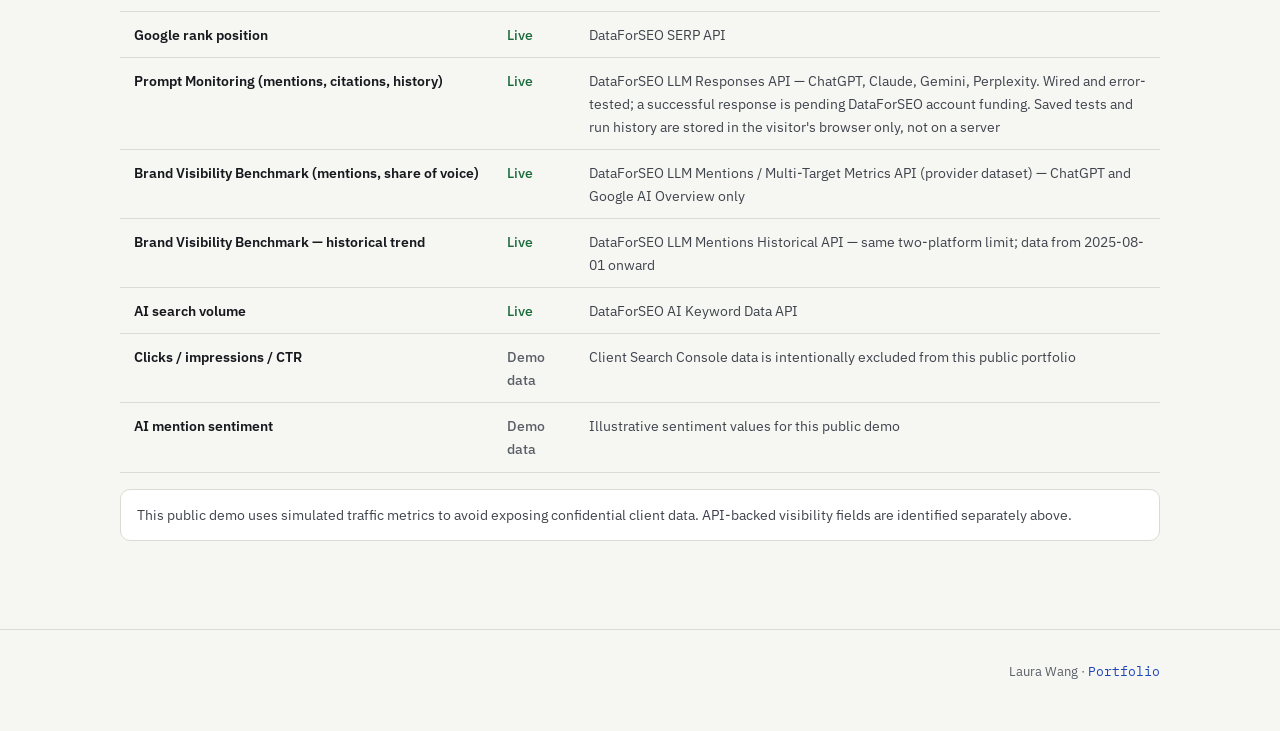
<file: seo-geo-pulse.html>
<!DOCTYPE html>
<html lang="en">
<head>
  <meta charset="UTF-8" />
  <meta name="viewport" content="width=device-width, initial-scale=1.0" />
  <title>Building an AI-Assisted SEO Workflow — Laura Wang</title>
  <meta name="description" content="Case study: evaluating two ways to measure AI search visibility, then directing Claude Code to build a prompt-based competitor monitor across Google, ChatGPT, Claude, Gemini and Perplexity." />
  <link rel="canonical" href="https://laurakeita.github.io/laura-portfolio/seo-geo-pulse.html" />
  <meta property="og:type" content="article" />
  <meta property="og:title" content="Building an AI-Assisted SEO Workflow" />
  <meta property="og:description" content="Case study by Laura Wang: choosing prompt-based AI visibility monitoring over provider mention data, and directing Claude Code to build it." />
  <meta property="og:url" content="https://laurakeita.github.io/laura-portfolio/seo-geo-pulse.html" />

  <link rel="preconnect" href="https://fonts.googleapis.com" />
  <link rel="preconnect" href="https://fonts.gstatic.com" crossorigin />
  <link href="https://fonts.googleapis.com/css2?family=IBM+Plex+Mono:wght@400;500&family=IBM+Plex+Sans:wght@400;500;600;700&family=Inter:wght@500;600;700&family=Lora:wght@700&display=swap" rel="stylesheet" />

  <style>
    :root {
      --bg: #F6F6F3;
      --surface: #FFFFFF;
      --ink: #16181D;
      --text-2: #3F434C;
      --muted: #5A5E66;
      --border: #DCDCD6;
      --accent: #1E46B8;
      --sans: 'IBM Plex Sans', system-ui, -apple-system, 'Segoe UI', Roboto, sans-serif;
      --mono: 'IBM Plex Mono', ui-monospace, 'SF Mono', Menlo, Consolas, monospace;
      --radius: 12px;
      --radius-sm: 10px;
      --section: 88px;
      --max: 1120px;
    }

    *, *::before, *::after { box-sizing: border-box; margin: 0; padding: 0; }
    html { scroll-behavior: smooth; font-size: 16px; }
    @media (prefers-reduced-motion: reduce) { html { scroll-behavior: auto; } }
    body {
      font-family: var(--sans);
      background: var(--bg);
      color: var(--ink);
      line-height: 1.6;
      -webkit-font-smoothing: antialiased;
    }
    a { color: var(--accent); text-decoration: none; }
    a:focus-visible, button:focus-visible, summary:focus-visible {
      outline: 2px solid var(--accent);
      outline-offset: 3px;
      border-radius: 4px;
    }

    .container { max-width: var(--max); margin: 0 auto; padding: 0 16px; }
    @media (min-width: 768px) { .container { padding: 0 40px; } }

    section { padding: var(--section) 0 0; }
    section:last-of-type { padding-bottom: var(--section); }
    @media (max-width: 640px) { :root { --section: 56px; } }

    .eyebrow, .label {
      font-family: var(--mono);
      font-size: 12px;
      font-weight: 500;
      letter-spacing: 0.08em;
      text-transform: uppercase;
      color: var(--muted);
    }
    h1 {
      font-size: clamp(2rem, 4.6vw, 3.1rem);
      line-height: 1.14;
      letter-spacing: -0.02em;
      font-weight: 600;
      max-width: 22ch;
      margin: 16px 0 18px;
    }
    h2 {
      font-size: clamp(1.4rem, 2.4vw, 1.875rem);
      line-height: 1.22;
      letter-spacing: -0.01em;
      font-weight: 600;
      margin: 10px 0 14px;
    }
    h3 { font-size: 1rem; font-weight: 600; line-height: 1.35; }
    p { color: var(--text-2); }
    .lead { font-size: 1.125rem; max-width: 62ch; }
    .prose { max-width: 70ch; }
    .footnote { font-size: 0.8125rem; color: var(--muted); margin-top: 12px; max-width: 80ch; }

    /* ---------- Nav (matches the main site) ---------- */
    :root { --nav-h: 64px; }
    .nav {
      position: fixed; top: 0; left: 0; right: 0; height: var(--nav-h); z-index: 100;
      background: rgba(246,246,243,0.85);
      -webkit-backdrop-filter: blur(12px); backdrop-filter: blur(12px);
      border-bottom: 1px solid transparent;
      transition: border-color 0.18s ease, background 0.18s ease;
    }
    .nav.scrolled { background: rgba(246,246,243,0.95); border-color: var(--border); }
    .nav-inner {
      height: 100%; max-width: var(--max); margin: 0 auto;
      padding: 0 clamp(1.25rem, 4vw, 3rem);
      display: flex; align-items: center; justify-content: space-between; gap: 2rem;
    }
    .nav-logo {
      font-family: 'Lora', serif; font-size: 20px; font-weight: 700;
      color: var(--ink); letter-spacing: -0.01em; flex-shrink: 0; text-decoration: none;
    }
    .nav-logo span { color: var(--accent); }
    .nav-links { display: flex; gap: 1.75rem; align-items: center; }
    .nav-links a {
      font-family: 'Inter', var(--sans); font-size: 14px; font-weight: 500;
      color: var(--muted); text-decoration: none; white-space: nowrap; transition: color 0.18s ease;
    }
    .nav-links a:hover { color: var(--ink); }
    .hamburger {
      display: none; flex-direction: column; gap: 5px; cursor: pointer;
      padding: 4px; background: none; border: none; flex-shrink: 0;
    }
    .hamburger span { display: block; width: 20px; height: 2px; background: var(--ink); border-radius: 2px; transition: transform 0.28s ease, opacity 0.28s ease; }
    .hamburger.open span:nth-child(1) { transform: translateY(7px) rotate(45deg); }
    .hamburger.open span:nth-child(2) { opacity: 0; }
    .hamburger.open span:nth-child(3) { transform: translateY(-7px) rotate(-45deg); }
    .mobile-menu {
      display: none; position: fixed; top: var(--nav-h); left: 0; right: 0;
      background: rgba(246,246,243,0.98); border-bottom: 1px solid var(--border);
      padding: 1.5rem clamp(1.25rem, 4vw, 3rem); flex-direction: column; gap: 1.25rem; z-index: 99;
    }
    .mobile-menu.open { display: flex; }
    .mobile-menu a { font-family: 'Inter', var(--sans); font-size: 15px; font-weight: 500; color: var(--muted); text-decoration: none; }
    .mobile-menu a:hover { color: var(--ink); }
    @media (max-width: 760px) {
      .nav-links { display: none; }
      .hamburger { display: flex; }
    }

    /* ---------- Hero ---------- */
    .hero { padding-top: calc(var(--nav-h) + 28px); padding-bottom: 8px; }
    .hero h1 { max-width: 15ch; }
    .hero-grid {
      display: grid; grid-template-columns: 1fr; row-gap: 28px;
      grid-template-areas: "top" "shot" "bottom";
    }
    .hero-shot-wrap { grid-area: shot; border: 1px solid var(--border); border-radius: var(--radius); overflow: hidden; background: var(--surface); box-shadow: 0 1px 2px rgba(22,24,29,0.04); }
    .hero-shot-wrap img { display: block; width: 100%; height: auto; }
    .hero-shot-label { font-family: var(--mono); font-size: 0.75rem; color: var(--muted); padding: 10px 14px; border-top: 1px solid var(--border); }
    .hero-top { grid-area: top; }
    .hero-bottom { grid-area: bottom; }
    .role-statement { font-size: 0.9375rem; color: var(--text-2); margin-top: 18px; max-width: 54ch; }
    .status-note { font-family: var(--mono); font-size: 0.8125rem; color: var(--muted); margin-top: 12px; }
    .hero-cta-row { margin-top: 20px; display: flex; flex-wrap: wrap; align-items: center; gap: 12px; }
    .hero-cta {
      font-family: var(--sans); font-weight: 600; font-size: 0.9375rem; color: #fff; background: var(--accent);
      padding: 11px 20px; border-radius: var(--radius-sm); display: inline-flex; align-items: center; gap: 7px;
      transition: opacity 0.15s ease, transform 0.15s ease;
    }
    .hero-cta:hover { opacity: 0.88; transform: translateY(-1px); text-decoration: none; }
    .hero-cta-tag {
      font-family: var(--mono); font-size: 0.75rem; color: var(--muted); border: 1px solid var(--border);
      border-radius: 999px; padding: 4px 10px;
    }
    .hero-links { margin-top: 14px; display: flex; flex-wrap: wrap; gap: 20px; }
    .hero-link { font-family: var(--sans); font-weight: 600; font-size: 0.9375rem; color: var(--accent); display: inline-flex; align-items: center; gap: 6px; }
    .hero-link:hover { text-decoration: underline; }
    .hero-link.secondary { color: var(--text-2); font-weight: 500; }
    @media (min-width: 900px) {
      .hero-grid {
        grid-template-columns: 1fr 1.15fr; column-gap: 56px; row-gap: 20px;
        grid-template-areas: "top shot" "bottom shot"; align-items: start;
      }
      .hero-shot-wrap { align-self: center; }
    }


    /* ---------- Flow diagram (AI-supported workflow) ---------- */
    .flow { display: flex; align-items: stretch; gap: 0; margin-top: 24px; flex-wrap: wrap; }
    .flow-step {
      flex: 1 1 210px; background: var(--surface); border: 1px solid var(--border); border-radius: var(--radius);
      padding: 18px; display: flex; flex-direction: column;
    }
    .flow-step .n { font-family: var(--mono); font-size: 12px; color: var(--accent); display: block; margin-bottom: 6px; }
    .flow-step h3 { font-size: 0.9375rem; }
    .flow-step p { font-size: 0.8125rem; margin-top: 4px; }
    .flow-step .role-tag { margin-top: 12px; }
    .flow-step .role-tag:first-of-type { margin-top: 10px; }
    .flow-step.is-built { border-color: var(--accent); border-width: 1.5px; box-shadow: inset 3px 0 0 var(--accent); background: #FAFBFF; }
    .flow-arrow { flex: 0 0 28px; display: flex; align-items: center; justify-content: center; color: var(--muted); font-size: 16px; }
    @media (max-width: 860px) {
      .flow { flex-direction: column; align-items: stretch; }
      .flow-arrow { width: 100%; height: 20px; transform: rotate(90deg); }
      .flow-step { flex: 1 1 auto; }
    }

    /* ---------- Tables (human/AI split + validation status) ---------- */
    .table-wrap { overflow-x: auto; -webkit-overflow-scrolling: touch; margin-top: 20px; }
    table { width: 100%; border-collapse: collapse; min-width: 560px; }
    th, td { padding: 11px 14px; border-bottom: 1px solid var(--border); text-align: left; vertical-align: top; font-size: 0.9rem; }
    thead th { font-family: var(--mono); font-size: 11px; font-weight: 500; letter-spacing: 0.06em; text-transform: uppercase; color: var(--muted); }
    tbody th { font-weight: 600; white-space: nowrap; }
    /* A long row label in nowrap can blow out the first column on a narrow
       screen, pushing every other column off-screen with no visible hint —
       let labels wrap below the table's min-width breakpoint instead. */
    @media (max-width: 640px) {
      tbody th { white-space: normal; max-width: 160px; }
    }
    td { color: var(--text-2); }
    .status-live { color: #1A6B3C; font-weight: 500; }
    .status-sim { color: #9A6A1E; font-weight: 500; }
    .status-demo { color: var(--muted); font-weight: 500; }
    .status-hidden { color: var(--muted); font-weight: 500; }
    .confidentiality-note { margin-top: 16px; font-size: 0.875rem; color: var(--text-2); padding: 14px 16px; background: var(--surface); border: 1px solid var(--border); border-radius: var(--radius-sm); }


    /* ---------- Human/AI collaboration diagram ---------- */
    .collab { margin-top: 28px; }
    .collab-phase { border: 1px solid var(--border); border-radius: var(--radius); background: var(--surface); padding: 20px 24px; }
    .collab-phase-head { display: flex; align-items: baseline; gap: 10px; margin-bottom: 14px; }
    .collab-phase-head .n { font-family: var(--mono); font-size: 12px; color: var(--accent); }
    .collab-phase-head h3 { font-size: 1.0625rem; }
    .collab-row { display: grid; grid-template-columns: 132px 1fr; gap: 14px; padding: 11px 0; border-top: 1px solid var(--border); align-items: baseline; }
    .collab-row:first-of-type { border-top: 0; }
    .collab-row p { font-size: 0.9rem; }
    .role-tag { font-family: var(--mono); font-size: 10.5px; letter-spacing: 0.03em; padding: 3px 9px; border-radius: 6px; display: inline-block; white-space: nowrap; }
    .role-tag.mine { background: #E8EFFC; color: var(--accent); }
    .role-tag.ai { background: #EFE8FA; color: #6B4FA0; }
    .role-tag.output { background: var(--bg); color: var(--text-2); border: 1px solid var(--border); }
    .collab-arrow-down { display: flex; justify-content: center; padding: 6px 0; color: var(--muted); font-size: 16px; }
    @media (max-width: 640px) {
      .collab-row { grid-template-columns: 1fr; gap: 4px; }
    }

    .decision-callout { margin-top: 16px; background: #FAFBFF; border: 1px solid var(--border); border-left: 3px solid var(--accent); border-radius: var(--radius-sm); padding: 14px 18px; }
    .decision-callout .tag { font-family: var(--mono); font-size: 10.5px; letter-spacing: 0.04em; color: var(--accent); text-transform: uppercase; display: block; margin-bottom: 6px; }
    .decision-callout p { font-size: 0.875rem; }


    /* ---------- Annotated screenshot details ---------- */
    .shot-detail { margin-top: 16px; border: 1px solid var(--border); border-radius: var(--radius); overflow: hidden; background: var(--surface); }
    .shot-detail img { display: block; width: 100%; height: auto; }
    .shot-detail-caption { font-size: 0.8125rem; color: var(--text-2); padding: 12px 16px; border-top: 1px solid var(--border); }
    .shot-detail-caption b { color: var(--accent); font-family: var(--mono); }
    .shot-grid { display: grid; grid-template-columns: 1fr 1fr; gap: 16px; margin-top: 24px; }
    @media (max-width: 760px) { .shot-grid { grid-template-columns: 1fr; } }

    /* ---------- Footer ---------- */
    footer { border-top: 1px solid var(--border); padding: 32px 0 48px; }
    footer .container { display: flex; justify-content: flex-end; align-items: center; gap: 16px; flex-wrap: wrap; }
    footer a { font-family: var(--mono); font-size: 14px; display: inline-flex; align-items: center; min-height: 44px; }
    footer small { color: var(--muted); font-size: 13px; }
  </style>
</head>
<body>

<nav class="nav" id="nav">
  <div class="nav-inner">
    <a href="index.html#hero" class="nav-logo">Laura <span>Wang</span></a>
    <ul class="nav-links" style="list-style:none;">
      <li><a href="index.html#about">About</a></li>
      <li><a href="index.html#growth-experience">Growth</a></li>
      <li><a href="index.html#business-analysis-portfolio">Business &amp; Data</a></li>
      <li><a href="index.html#experience">Experience</a></li>
    </ul>
    <button class="hamburger" id="hamburger" aria-label="Toggle menu" aria-expanded="false">
      <span></span><span></span><span></span>
    </button>
  </div>
</nav>

<div class="mobile-menu" id="mobile-menu">
  <a href="index.html#about" class="mobile-link">About</a>
  <a href="index.html#growth-experience" class="mobile-link">Growth</a>
  <a href="index.html#business-analysis-portfolio" class="mobile-link">Business &amp; Data</a>
  <a href="index.html#experience" class="mobile-link">Experience</a>
</div>

<main>

  <!-- ================= HERO ================= -->
  <section class="hero" aria-labelledby="title">
    <div class="container">
      <div class="hero-grid">
        <div class="hero-top">
          <p class="eyebrow">AI Workflow Design &nbsp;· Self-Initiated Project</p>
          <h1 id="title">From reporting need to working prototype—with AI</h1>
          <p class="lead">I designed an SEO/GEO reporting workflow and used Claude Code to build it: a dashboard that asks the same question across Google, ChatGPT, Claude, Gemini and Perplexity, and shows which brands come up.</p>
        </div>

        <div class="hero-shot-wrap">
          <img src="assets/seo-geo-pulse/prompt-monitor-preview.png" alt="Prompt Monitoring panel: a shopping question with saved tests, focal brand, competitors, market and language fields, four AI platform toggles, and the start of a per-platform results comparison." loading="eager" />
          <p class="hero-shot-label">Prompt Monitoring &nbsp;· Interactive demo — sample responses, not real AI output</p>
        </div>

        <div class="hero-bottom">
          <p class="role-statement">I framed the business question, evaluated vendor tradeoffs, and set scope. Claude Code handled implementation and live debugging.</p>
          <p class="status-note">Built and wired to live APIs &nbsp;· Verification status below</p>
          <div class="hero-cta-row">
            <a href="https://laurakeita.github.io/seo-geo-pulse/" target="_blank" rel="noopener" class="hero-cta">Try the monitoring dashboard →</a>
            <span class="hero-cta-tag">Interactive demo — sample responses, no live API calls</span>
          </div>
          <div class="hero-links">
            <a href="#approach-decision" class="hero-link">Why I chose this approach →</a>
            <a href="#built" class="hero-link secondary">See how I worked with AI →</a>
          </div>
        </div>
      </div>
    </div>
  </section>

  <!-- ================= RESULT ================= -->
  <section aria-labelledby="result">
    <div class="container">
      <p class="eyebrow">Why I built this</p>
      <h2 id="result">Why I built a custom monitoring tool</h2>
      <p class="prose">Reviewing AI search visibility for existing FMCG and fashion clients meant repeatedly checking where brands appeared, which competitors showed up, and what sources AI answers cited. I built a custom dashboard around the checks I actually use. That let me choose what to run and how often, keep API costs tied to usage, and avoid relying on add-ons bundled by larger SEO platforms.</p>

      <div class="shot-grid">
        <div class="shot-detail">
          <img src="assets/seo-geo-pulse/detail-input-scope.png" alt="Close-up of the Brand name, Website domain, and Tracked keywords input fields." loading="lazy" />
          <p class="shot-detail-caption"><b>Input scope</b> — <b>1</b> brand name, <b>2</b> website domain, <b>3</b> tracked keywords. These three values drive every tab below.</p>
        </div>
        <div class="shot-detail">
          <img src="assets/seo-geo-pulse/detail-data-boundaries.png" alt="Close-up of the live-data toggle checkbox and the Demo data status badge." loading="lazy" />
          <p class="shot-detail-caption"><b>Data boundaries</b> — <b>1</b> the live-data toggle, off by default, <b>2</b> the status badge that names the current source. No live fetch was triggered for this screenshot, so it reads "Demo data."</p>
        </div>
      </div>
    </div>
  </section>

  <!-- ================= HOW IT WAS BUILT (collaboration diagram) ================= -->
  <section aria-labelledby="built">
    <div class="container">
      <p class="eyebrow">How it was built</p>
      <h2 id="built">From requirement to shipped scope</h2>

      <div class="collab">
        <div class="collab-phase">
          <div class="collab-phase-head"><span class="n">01</span><h3>Define</h3></div>
          <div class="collab-row"><span class="role-tag mine">My decisions</span><p>Define reporting needs, evaluate vendor tradeoffs, and set the initial scope.</p></div>
          <div class="collab-row"><span class="role-tag ai">Claude Code</span><p>Gather API documentation and pricing information.</p></div>
          <div class="collab-row"><span class="role-tag output">Output</span><p>Defined requirements and a selected API provider — DataForSEO, the only one testable without a client budget behind it.</p></div>
          <div class="decision-callout" id="approach-decision">
            <span class="tag">Decision within Define — how to measure AI visibility</span>
            <p><strong>LLM Mentions</strong> offered broad visibility across DataForSEO's own dataset — useful for smaller brands, though its value depends on market and language coverage (its ChatGPT dataset is U.S./English only). I chose <strong>LLM Responses</strong> instead, so I could run the same shopping questions across ChatGPT, Claude, Gemini and Perplexity — including Taiwan-specific scenarios in Traditional Chinese — and inspect the actual answers behind each brand mention.</p>
          </div>
        </div>
        <div class="collab-arrow-down" aria-hidden="true">↓</div>

        <div class="collab-phase">
          <div class="collab-phase-head"><span class="n">02</span><h3>Build &amp; test</h3></div>
          <div class="collab-row"><span class="role-tag mine">My decisions</span><p>Set functionality, data-labeling rules, and acceptance criteria.</p></div>
          <div class="collab-row"><span class="role-tag ai">Claude Code</span><p>Implement the dashboard and API integration, test real responses, and resolve integration issues.</p></div>
          <div class="collab-row"><span class="role-tag output">Output</span><p>Working integrations within the tested scope — 4 issues found and fixed via live calls, not code review alone.</p></div>
        </div>
        <div class="collab-arrow-down" aria-hidden="true">↓</div>

        <div class="collab-phase">
          <div class="collab-phase-head"><span class="n">03</span><h3>Review &amp; ship</h3></div>
          <div class="collab-row"><span class="role-tag mine">My decisions</span><p>Review the verified scope and decide what remains live, simulated, or withheld.</p></div>
          <div class="collab-row"><span class="role-tag ai">Claude Code</span><p>Reflect those scope decisions in the implementation.</p></div>
          <div class="collab-row"><span class="role-tag output">Output</span><p>A two-tab prototype with explicit data boundaries.</p></div>
        </div>
      </div>
    </div>
  </section>

  <!-- ================= WORKFLOW (AI-supported SEO/GEO process) ================= -->
  <section aria-labelledby="workflow">
    <div class="container">
      <p class="eyebrow">The broader process</p>
      <h2 id="workflow">How AI can support the SEO/GEO workflow</h2>

      <div class="flow">
        <div class="flow-step is-built">
          <span class="n">Step 1</span>
          <h3>Monitor visibility</h3>
          <span class="role-tag ai">AI / automation</span>
          <p>Connect DataForSEO's APIs — Google rankings, provider mention data, and prompt-based brand monitoring across four AI platforms — and organize the results for review.</p>
          <span class="role-tag mine">Human role</span>
          <p>Define the comparison scope and check data coverage and limitations.</p>
        </div>
        <div class="flow-arrow" aria-hidden="true">→</div>
        <div class="flow-step">
          <span class="n">Step 2</span>
          <h3>Identify opportunities</h3>
          <span class="role-tag ai">AI support</span>
          <p>Compare rankings and mentions against selected competitors to flag keyword and visibility gaps.</p>
          <span class="role-tag mine">Human role</span>
          <p>Validate the findings and prioritize by business relevance.</p>
        </div>
        <div class="flow-arrow" aria-hidden="true">→</div>
        <div class="flow-step">
          <span class="n">Step 3</span>
          <h3>Support content revision</h3>
          <span class="role-tag ai">AI support</span>
          <p>Research existing content and draft revision proposals based on reviewed opportunities.</p>
          <span class="role-tag mine">Human role</span>
          <p>Check evidence, brand fit, and accuracy before approving any change.</p>
        </div>
        <div class="flow-arrow" aria-hidden="true">→</div>
        <div class="flow-step">
          <span class="n">Step 4</span>
          <h3>Coordinate the cycle</h3>
          <span class="role-tag ai">AI / automation</span>
          <p>Connect recurring monitoring, analysis, review, and follow-up on a schedule.</p>
          <span class="role-tag mine">Human role</span>
          <p>Approve actions and assess results.</p>
        </div>
      </div>
      <p class="footnote">Step 1 is implemented in this prototype. Steps 2–4 illustrate the proposed workflow.</p>
    </div>
  </section>

  <!-- ================= VALIDATION ================= -->
  <section aria-labelledby="validation">
    <div class="container">
      <p class="eyebrow">What validation established</p>
      <h2 id="validation">What's live, what's simulated, what's not built</h2>
      <p class="prose">The dashboard documents this field by field — an expandable "How these metrics are calculated" panel on each tab shows every value's source and formula, with worked examples for share of voice and prompt mention rate. What follows is the portfolio-level summary.</p>

      <div class="table-wrap">
        <table>
          <thead>
            <tr>
              <th scope="col">Field</th>
              <th scope="col">Status</th>
              <th scope="col">Source / dependency</th>
            </tr>
          </thead>
          <tbody>
            <tr><th scope="row">Google rank position</th><td class="status-live">Live</td><td>DataForSEO SERP API</td></tr>
            <tr><th scope="row">Prompt Monitoring (mentions, citations, history)</th><td class="status-live">Live</td><td>DataForSEO LLM Responses API — ChatGPT, Claude, Gemini, Perplexity. Wired and error-tested; a successful response is pending DataForSEO account funding. Saved tests and run history are stored in the visitor's browser only, not on a server</td></tr>
            <tr><th scope="row">Brand Visibility Benchmark (mentions, share of voice)</th><td class="status-live">Live</td><td>DataForSEO LLM Mentions / Multi-Target Metrics API (provider dataset) — ChatGPT and Google AI Overview only</td></tr>
            <tr><th scope="row">Brand Visibility Benchmark — historical trend</th><td class="status-live">Live</td><td>DataForSEO LLM Mentions Historical API — same two-platform limit; data from 2025-08-01 onward</td></tr>
            <tr><th scope="row">AI search volume</th><td class="status-live">Live</td><td>DataForSEO AI Keyword Data API</td></tr>
            <tr><th scope="row">Clicks / impressions / CTR</th><td class="status-demo">Demo data</td><td>Client Search Console data is intentionally excluded from this public portfolio</td></tr>
            <tr><th scope="row">AI mention sentiment</th><td class="status-demo">Demo data</td><td>Illustrative sentiment values for this public demo</td></tr>
          </tbody>
        </table>
      </div>
      <p class="confidentiality-note">This public demo uses simulated traffic metrics to avoid exposing confidential client data. API-backed visibility fields are identified separately above.</p>
    </div>
  </section>


</main>

<footer>
  <div class="container">
    <small>Laura Wang · <a href="index.html" style="font-size:13px;min-height:0;display:inline">Portfolio</a></small>
  </div>
</footer>

<script>
  // Nav: scrolled shadow + mobile hamburger
  (function () {
    var nav = document.getElementById('nav');
    var onScroll = function () { nav.classList.toggle('scrolled', window.scrollY > 20); };
    window.addEventListener('scroll', onScroll);
    onScroll();

    var hamburger = document.getElementById('hamburger');
    var mobileMenu = document.getElementById('mobile-menu');
    hamburger.addEventListener('click', function () {
      var isOpen = !mobileMenu.classList.contains('open');
      mobileMenu.classList.toggle('open', isOpen);
      hamburger.classList.toggle('open', isOpen);
      hamburger.setAttribute('aria-expanded', isOpen);
    });
    mobileMenu.querySelectorAll('a').forEach(function (a) {
      a.addEventListener('click', function () {
        mobileMenu.classList.remove('open');
        hamburger.classList.remove('open');
        hamburger.setAttribute('aria-expanded', 'false');
      });
    });
  })();
</script>
</body>
</html>
</file>
<file: css/style.css>
/* ============================================================
   ROOT VARIABLES
   ============================================================ */
:root {
  --bg:            #f7f6f3;
  --bg-white:      #ffffff;
  --bg-soft:       #f0efe9;
  --text:          #37352f;
  --text-light:    #6b6b68;
  --text-muted:    #a8a49e;
  --blue:          #3249c8;
  --blue-mid:      #4a60d4;
  --blue-light:    rgba(50, 73, 200, 0.07);
  --blue-border:   rgba(50, 73, 200, 0.20);
  --yellow:        #e8a820;
  --yellow-light:  rgba(232, 168, 32, 0.10);
  --border:        rgba(55, 53, 47, 0.09);
  --border-med:    rgba(55, 53, 47, 0.16);
  --shadow-sm:     0 1px 3px rgba(0,0,0,0.06), 0 1px 2px rgba(0,0,0,0.04);
  --shadow-md:     0 4px 12px rgba(0,0,0,0.07), 0 1px 3px rgba(0,0,0,0.04);
  --font-sans:     'Inter', sans-serif;
  --font-serif:    'Lora', serif;
  --radius:        8px;
  --radius-sm:     6px;
  --radius-pill:   999px;
  --transition:    0.18s ease;
  --nav-h:         64px;
}

/* ============================================================
   RESET
   ============================================================ */
*, *::before, *::after { box-sizing: border-box; margin: 0; padding: 0; }
html { scroll-behavior: smooth; font-size: 16px; }
body {
  font-family: var(--font-sans);
  background: var(--bg);
  color: var(--text);
  line-height: 1.65;
  -webkit-font-smoothing: antialiased;
}
a { color: inherit; text-decoration: none; }
ul { list-style: none; }
img, svg { display: block; }

/* ============================================================
   LAYOUT
   ============================================================ */
.container {
  max-width: 1120px;
  margin: 0 auto;
  padding: 0 clamp(1.25rem, 4vw, 3rem);
}
.section { padding: clamp(4rem, 7vw, 6.5rem) 0; }

.section-tag {
  display: inline-block;
  font-size: 11px;
  font-weight: 600;
  letter-spacing: 0.16em;
  text-transform: uppercase;
  color: var(--blue);
  background: var(--blue-light);
  border: 1px solid var(--blue-border);
  border-radius: var(--radius-pill);
  padding: 3px 12px;
  margin-bottom: 1rem;
}

.section-title {
  font-family: var(--font-serif);
  font-size: clamp(28px, 4vw, 40px);
  font-weight: 700;
  color: var(--text);
  line-height: 1.2;
  margin-bottom: 0.5rem;
}

.section-subtitle {
  font-size: 16px;
  color: var(--text-light);
  margin-bottom: 3rem;
  max-width: 520px;
}

/* ============================================================
   SCROLL ANIMATIONS
   ============================================================ */
.fade-in {
  opacity: 0;
  transform: translateY(20px);
  transition: opacity 0.55s ease, transform 0.55s ease;
}
.fade-in.visible { opacity: 1; transform: translateY(0); }

@media (prefers-reduced-motion: reduce) {
  .fade-in { opacity: 1; transform: none; transition: none; }
}

/* ============================================================
   NAVIGATION
   ============================================================ */
.nav {
  position: fixed;
  top: 0; left: 0; right: 0;
  height: var(--nav-h);
  z-index: 100;
  background: rgba(247,246,243,0.85);
  backdrop-filter: blur(12px);
  -webkit-backdrop-filter: blur(12px);
  border-bottom: 1px solid transparent;
  transition: border-color var(--transition), background var(--transition);
}
.nav.scrolled {
  background: rgba(247,246,243,0.95);
  border-color: var(--border);
}

.nav-inner {
  height: 100%;
  max-width: 1120px;
  margin: 0 auto;
  padding: 0 clamp(1.25rem, 4vw, 3rem);
  display: flex;
  align-items: center;
  justify-content: space-between;
  gap: 2rem;
}

.nav-logo {
  font-family: var(--font-serif);
  font-size: 20px;
  font-weight: 700;
  color: var(--text);
  letter-spacing: -0.01em;
  flex-shrink: 0;
}
.nav-logo span { color: var(--blue); }

.nav-links {
  display: flex;
  gap: 1.75rem;
  align-items: center;
}
.nav-links a {
  font-size: 14px;
  font-weight: 500;
  color: var(--text-light);
  transition: color var(--transition);
  white-space: nowrap;
}
.nav-links a:hover,
.nav-links a.active { color: var(--text); }

.btn-cv {
  display: inline-flex;
  align-items: center;
  gap: 6px;
  padding: 7px 16px;
  background: var(--text);
  color: var(--bg);
  border-radius: var(--radius-sm);
  font-size: 13px;
  font-weight: 600;
  white-space: nowrap;
  transition: opacity var(--transition);
  flex-shrink: 0;
}
.btn-cv:hover { opacity: 0.82; }

.hamburger {
  display: none;
  flex-direction: column;
  gap: 5px;
  cursor: pointer;
  padding: 4px;
  background: none;
  border: none;
  flex-shrink: 0;
}
.hamburger span {
  display: block;
  width: 20px; height: 2px;
  background: var(--text);
  border-radius: 2px;
  transition: transform 0.28s ease, opacity 0.28s ease;
}
.hamburger.open span:nth-child(1) { transform: translateY(7px) rotate(45deg); }
.hamburger.open span:nth-child(2) { opacity: 0; }
.hamburger.open span:nth-child(3) { transform: translateY(-7px) rotate(-45deg); }

.mobile-menu {
  display: none;
  position: fixed;
  top: var(--nav-h);
  left: 0; right: 0;
  background: rgba(247,246,243,0.98);
  border-bottom: 1px solid var(--border);
  padding: 1.5rem clamp(1.25rem, 4vw, 3rem);
  flex-direction: column;
  gap: 1.25rem;
  z-index: 99;
}
.mobile-menu.open { display: flex; }
.mobile-menu a {
  font-size: 15px;
  font-weight: 500;
  color: var(--text-light);
}
.mobile-menu a:hover { color: var(--text); }
.mobile-menu .btn-cv { align-self: flex-start; margin-top: 0.5rem; }

/* ============================================================
   HERO  (bento wrapper — grid is inside .bento-grid)
   ============================================================ */
#hero {
  padding: calc(var(--nav-h) + 1.25rem) 0 2rem;
}

.hero-text {}

.hero-eyebrow {
  display: flex;
  align-items: center;
  gap: 10px;
  margin-bottom: 1.5rem;
}
.hero-eyebrow-dot {
  width: 8px; height: 8px;
  border-radius: 50%;
  background: var(--yellow);
  flex-shrink: 0;
}
.hero-eyebrow-text {
  font-size: 13px;
  font-weight: 500;
  color: var(--text-light);
  letter-spacing: 0.03em;
}

.hero-title {
  font-family: var(--font-serif);
  font-size: clamp(42px, 6vw, 68px);
  font-weight: 700;
  line-height: 1.08;
  color: var(--text);
  margin-bottom: 1.25rem;
  letter-spacing: -0.02em;
}

.hero-subtitle {
  font-size: clamp(15px, 1.8vw, 17px);
  font-weight: 400;
  color: var(--text-light);
  line-height: 1.7;
  margin-bottom: 0.75rem;
  max-width: 460px;
}
.typewriter { font-weight: 600; color: var(--text-light); }
.cursor {
  display: inline-block;
  width: 2px; height: 1em;
  background: var(--blue);
  margin-left: 1px;
  vertical-align: middle;
  animation: blink 1s step-end infinite;
}
@keyframes blink { 50% { opacity: 0; } }

.hero-location {
  display: flex;
  align-items: center;
  gap: 6px;
  font-size: 13px;
  color: var(--text-muted);
  margin-bottom: 2.25rem;
}
.hero-location svg { color: var(--yellow); flex-shrink: 0; }

.hero-cta {
  display: flex;
  gap: 0.875rem;
  flex-wrap: wrap;
  margin-bottom: 2.5rem;
}

.btn-primary {
  display: inline-flex;
  align-items: center;
  gap: 7px;
  padding: 11px 24px;
  background: var(--blue);
  color: #fff;
  border-radius: var(--radius-sm);
  font-size: 14px;
  font-weight: 600;
  transition: opacity var(--transition), transform var(--transition);
}
.btn-primary:hover { opacity: 0.88; transform: translateY(-1px); }

.btn-outline {
  display: inline-flex;
  align-items: center;
  gap: 7px;
  padding: 11px 24px;
  border: 1px solid var(--border-med);
  color: var(--text);
  background: var(--bg-white);
  border-radius: var(--radius-sm);
  font-size: 14px;
  font-weight: 600;
  transition: border-color var(--transition), transform var(--transition), box-shadow var(--transition);
}
.btn-outline:hover {
  border-color: var(--blue-border);
  transform: translateY(-1px);
  box-shadow: var(--shadow-sm);
}

.hero-socials {
  display: flex;
  gap: 0.625rem;
}
.social-btn {
  width: 38px; height: 38px;
  border-radius: var(--radius-sm);
  border: 1px solid var(--border);
  background: var(--bg-white);
  display: flex;
  align-items: center;
  justify-content: center;
  color: var(--text-light);
  transition: border-color var(--transition), color var(--transition), box-shadow var(--transition);
}
.social-btn:hover {
  border-color: var(--blue-border);
  color: var(--blue);
  box-shadow: var(--shadow-sm);
}

/* Hero illustration */
.hero-visual {
  display: flex;
  align-items: center;
  justify-content: center;
  position: relative;
}
.hero-visual::before {
  content: '';
  position: absolute;
  inset: -5%;
  background: radial-gradient(ellipse at 50% 60%, rgba(232,168,32,0.10) 0%, transparent 65%),
              radial-gradient(ellipse at 60% 30%, rgba(50,73,200,0.06) 0%, transparent 60%);
  border-radius: 50%;
  pointer-events: none;
}
.hero-img-wrap {
  position: relative;
  width: min(400px, 90%);
}
.hero-img-bg {
  position: absolute;
  inset: -8px;
  border-radius: 50%;
  background: linear-gradient(145deg, rgba(50,73,200,0.06), rgba(232,168,32,0.08));
  border: 1px solid var(--border);
}
.hero-img {
  width: 100%;
  height: auto;
  border-radius: 12px;
  position: relative;
  z-index: 1;
  mix-blend-mode: multiply;
}

/* ============================================================
   ABOUT
   ============================================================ */
#about { background: var(--bg-white); }

.about-grid {
  display: grid;
  grid-template-columns: 1.1fr 0.9fr;
  gap: 3.5rem;
  align-items: start;
}

.about-body p {
  font-size: 16px;
  color: var(--text-light);
  line-height: 1.8;
  margin-bottom: 1.1rem;
}
.about-body p:last-child { margin-bottom: 0; }
.about-body strong { color: var(--text); font-weight: 600; }

.about-stats {
  display: grid;
  grid-template-columns: 1fr 1fr;
  gap: 1rem;
}
.stat-card {
  background: var(--bg);
  border: 1px solid var(--border);
  border-radius: var(--radius);
  padding: 1.25rem 1rem;
  text-align: center;
  transition: border-color var(--transition), box-shadow var(--transition);
}
.stat-card:hover {
  border-color: var(--blue-border);
  box-shadow: var(--shadow-sm);
}
.stat-number {
  font-family: var(--font-serif);
  font-size: 32px;
  font-weight: 700;
  color: var(--blue);
  line-height: 1;
  margin-bottom: 4px;
}
.stat-label {
  font-size: 11px;
  font-weight: 500;
  color: var(--text-muted);
  text-transform: uppercase;
  letter-spacing: 0.06em;
}

/* ============================================================
   SKILLS
   ============================================================ */
.skills-grid {
  display: grid;
  grid-template-columns: repeat(auto-fill, minmax(145px, 1fr));
  gap: 0.75rem;
}
.skill-card {
  background: var(--bg-white);
  border: 1px solid var(--border);
  border-radius: var(--radius);
  padding: 1.25rem 1rem;
  display: flex;
  flex-direction: column;
  align-items: center;
  gap: 0.625rem;
  text-align: center;
  cursor: default;
  transition: border-color var(--transition), box-shadow var(--transition), transform var(--transition);
}
.skill-card:hover {
  border-color: var(--blue-border);
  box-shadow: var(--shadow-sm);
  transform: translateY(-2px);
}
.skill-icon {
  width: 32px; height: 32px;
  display: flex; align-items: center; justify-content: center;
  color: var(--blue);
}
.skill-icon svg { width: 24px; height: 24px; }
.skill-label {
  font-size: 13px;
  font-weight: 500;
  color: var(--text-light);
  line-height: 1.3;
}

/* Stagger delays */
.skills-grid .skill-card:nth-child(1)  { transition-delay: 0.03s; }
.skills-grid .skill-card:nth-child(2)  { transition-delay: 0.06s; }
.skills-grid .skill-card:nth-child(3)  { transition-delay: 0.09s; }
.skills-grid .skill-card:nth-child(4)  { transition-delay: 0.12s; }
.skills-grid .skill-card:nth-child(5)  { transition-delay: 0.15s; }
.skills-grid .skill-card:nth-child(6)  { transition-delay: 0.18s; }
.skills-grid .skill-card:nth-child(7)  { transition-delay: 0.21s; }
.skills-grid .skill-card:nth-child(8)  { transition-delay: 0.24s; }
.skills-grid .skill-card:nth-child(9)  { transition-delay: 0.27s; }
.skills-grid .skill-card:nth-child(10) { transition-delay: 0.30s; }
.skills-grid .skill-card:nth-child(11) { transition-delay: 0.33s; }
.skills-grid .skill-card:nth-child(12) { transition-delay: 0.36s; }
.skills-grid .skill-card:nth-child(13) { transition-delay: 0.39s; }
.skills-grid .skill-card:nth-child(14) { transition-delay: 0.42s; }
.skills-grid .skill-card:nth-child(15) { transition-delay: 0.45s; }
.skills-grid .skill-card:nth-child(16) { transition-delay: 0.48s; }
.skills-grid .skill-card:nth-child(17) { transition-delay: 0.51s; }
.skills-grid .skill-card:nth-child(18) { transition-delay: 0.54s; }

/* ============================================================
   EXPERIENCE
   ============================================================ */
#experience { background: var(--bg-white); }

.timeline {
  position: relative;
  display: flex;
  flex-direction: column;
  gap: 1.5rem;
}
.timeline::before {
  content: '';
  position: absolute;
  left: 50%;
  top: 0; bottom: 0;
  width: 1px;
  background: var(--border);
  transform: translateX(-50%);
}

.timeline-item {
  position: relative;
  width: 50%;
}
.timeline-item:nth-child(odd)  { padding-right: 2.75rem; }
.timeline-item:nth-child(even) { padding-left: 2.75rem; margin-left: 50%; }

.timeline-dot {
  position: absolute;
  width: 10px; height: 10px;
  background: var(--blue);
  border: 2px solid var(--bg-white);
  border-radius: 50%;
  top: 1.4rem;
  box-shadow: 0 0 0 1px var(--blue-border);
}
.timeline-item:nth-child(odd)  .timeline-dot { right: -5px; }
.timeline-item:nth-child(even) .timeline-dot { left: -5px; }

.timeline-card {
  background: var(--bg-white);
  border: 1px solid var(--border);
  border-radius: var(--radius);
  padding: 1.375rem;
  transition: border-color var(--transition), box-shadow var(--transition), transform var(--transition);
}
.timeline-card:hover {
  border-color: var(--blue-border);
  box-shadow: var(--shadow-md);
  transform: translateY(-2px);
}

.tl-header {
  display: flex;
  align-items: flex-start;
  gap: 0.75rem;
  margin-bottom: 0.75rem;
}
.timeline-item:nth-child(odd) .tl-header { flex-direction: row-reverse; }

.company-badge {
  width: 38px; height: 38px;
  border-radius: 7px;
  display: flex;
  align-items: center;
  justify-content: center;
  font-size: 11px;
  font-weight: 800;
  letter-spacing: 0.03em;
  color: var(--text);
  flex-shrink: 0;
}

.tl-meta { flex: 1; }
.timeline-item:nth-child(odd) .tl-meta { text-align: right; }

.tl-title {
  font-size: 14px;
  font-weight: 700;
  color: var(--text);
  margin-bottom: 2px;
}
.tl-company {
  font-size: 12.5px;
  color: var(--text-light);
  margin-bottom: 2px;
}
.tl-date {
  font-size: 11px;
  color: var(--text-muted);
  letter-spacing: 0.02em;
}

.tl-bullets {
  margin-top: 0.625rem;
  margin-bottom: 0.75rem;
  display: flex;
  flex-direction: column;
  gap: 0.3rem;
}
.timeline-item:nth-child(odd)  .tl-bullets { padding-right: 0; text-align: right; align-items: flex-end; }
.timeline-item:nth-child(even) .tl-bullets { padding-left: 0.875rem; }
.tl-bullets li {
  font-size: 12.5px;
  color: var(--text-light);
  line-height: 1.55;
  position: relative;
}
.timeline-item:nth-child(even) .tl-bullets li { padding-left: 0.75rem; }
.timeline-item:nth-child(even) .tl-bullets li::before {
  content: '·';
  position: absolute;
  left: 0;
  color: var(--blue);
  font-size: 16px;
  line-height: 1.2;
}

.tl-tags {
  display: flex;
  flex-wrap: wrap;
  gap: 0.35rem;
}
.timeline-item:nth-child(odd) .tl-tags { justify-content: flex-end; }

.tag {
  display: inline-block;
  padding: 2px 9px;
  border-radius: var(--radius-pill);
  border: 1px solid var(--border);
  background: var(--bg);
  font-size: 11px;
  font-weight: 500;
  color: var(--text-muted);
}

/* ============================================================
   EDUCATION
   ============================================================ */
.edu-grid {
  display: grid;
  grid-template-columns: repeat(auto-fill, minmax(300px, 1fr));
  gap: 1.25rem;
}
.edu-card {
  background: var(--bg-white);
  border: 1px solid var(--border);
  border-radius: var(--radius);
  padding: 1.75rem;
  display: flex;
  gap: 1.1rem;
  align-items: flex-start;
  transition: border-color var(--transition), box-shadow var(--transition), transform var(--transition);
}
.edu-card:hover {
  border-color: var(--blue-border);
  box-shadow: var(--shadow-md);
  transform: translateY(-2px);
}
.edu-badge {
  width: 46px; height: 46px;
  border-radius: 9px;
  display: flex;
  align-items: center;
  justify-content: center;
  font-size: 11px;
  font-weight: 800;
  letter-spacing: 0.02em;
  color: var(--text);
  flex-shrink: 0;
}
.edu-school {
  font-size: 15px;
  font-weight: 700;
  color: var(--text);
  margin-bottom: 3px;
}
.edu-degree { font-size: 13.5px; color: var(--text-light); margin-bottom: 3px; }
.edu-years  { font-size: 11.5px; color: var(--text-muted); margin-bottom: 0.5rem; }
.edu-note   { font-size: 12.5px; color: var(--text-light); line-height: 1.5; font-style: italic; }

/* ============================================================
   PROJECTS
   ============================================================ */
.projects-grid {
  display: grid;
  grid-template-columns: repeat(auto-fill, minmax(300px, 1fr));
  gap: 1.25rem;
}
.project-card {
  background: var(--bg-white);
  border: 1px solid var(--border);
  border-radius: var(--radius);
  overflow: hidden;
  display: flex;
  flex-direction: column;
  transition: border-color var(--transition), box-shadow var(--transition), transform var(--transition);
}
.project-card:hover {
  border-color: var(--blue-border);
  box-shadow: var(--shadow-md);
  transform: translateY(-4px);
}
.project-banner { height: 4px; }
.project-body {
  padding: 1.375rem;
  flex: 1;
  display: flex;
  flex-direction: column;
  gap: 0.5rem;
}
.project-name {
  font-size: 16px;
  font-weight: 700;
  color: var(--text);
}
.project-desc {
  font-size: 13.5px;
  color: var(--text-light);
  line-height: 1.65;
  flex: 1;
}
.project-tags { display: flex; flex-wrap: wrap; gap: 0.35rem; }
.project-footer {
  padding: 1rem 1.375rem;
  border-top: 1px solid var(--border);
  display: flex;
  gap: 0.75rem;
}
.btn-ghost {
  display: inline-flex;
  align-items: center;
  gap: 5px;
  font-size: 13px;
  font-weight: 600;
  color: var(--text-light);
  transition: color var(--transition);
}
.btn-ghost:hover { color: var(--blue); }

/* ============================================================
   CONTACT
   ============================================================ */
#contact { background: var(--bg-white); }

.contact-inner {
  max-width: 640px;
  margin: 0 auto;
}

.contact-cards {
  display: flex;
  flex-wrap: wrap;
  gap: 0.875rem;
  margin-bottom: 2rem;
}
.contact-card {
  display: flex;
  align-items: center;
  gap: 0.75rem;
  background: var(--bg);
  border: 1px solid var(--border);
  border-radius: var(--radius);
  padding: 0.875rem 1.25rem;
  transition: border-color var(--transition), box-shadow var(--transition);
  text-align: left;
  flex: 1;
  min-width: 200px;
}
.contact-card:hover {
  border-color: var(--blue-border);
  box-shadow: var(--shadow-sm);
}
.contact-card-icon {
  width: 34px; height: 34px;
  border-radius: 7px;
  background: var(--blue-light);
  display: flex;
  align-items: center;
  justify-content: center;
  color: var(--blue);
  flex-shrink: 0;
}
.contact-card-label {
  font-size: 10.5px;
  font-weight: 600;
  text-transform: uppercase;
  letter-spacing: 0.1em;
  color: var(--text-muted);
  margin-bottom: 1px;
}
.contact-card-value {
  font-size: 13.5px;
  font-weight: 500;
  color: var(--text);
}

.contact-socials {
  display: flex;
  gap: 0.625rem;
  margin-bottom: 2.5rem;
}

.contact-form {
  background: var(--bg);
  border: 1px solid var(--border);
  border-radius: var(--radius);
  padding: 1.75rem;
  display: flex;
  flex-direction: column;
  gap: 1.1rem;
}
.form-row {
  display: grid;
  grid-template-columns: 1fr 1fr;
  gap: 1rem;
}
.form-group {
  display: flex;
  flex-direction: column;
  gap: 0.35rem;
}
.form-group label {
  font-size: 11.5px;
  font-weight: 600;
  color: var(--text-light);
  text-transform: uppercase;
  letter-spacing: 0.07em;
}
.form-group input,
.form-group textarea {
  background: var(--bg-white);
  border: 1px solid var(--border-med);
  border-radius: var(--radius-sm);
  padding: 10px 12px;
  color: var(--text);
  font-family: var(--font-sans);
  font-size: 14px;
  outline: none;
  resize: none;
  transition: border-color var(--transition), box-shadow var(--transition);
}
.form-group input:focus,
.form-group textarea:focus {
  border-color: var(--blue);
  box-shadow: 0 0 0 3px var(--blue-light);
}
.form-group input::placeholder,
.form-group textarea::placeholder { color: var(--text-muted); }
.form-submit {
  display: inline-flex;
  align-items: center;
  gap: 7px;
  padding: 10px 22px;
  background: var(--blue);
  color: #fff;
  border: none;
  border-radius: var(--radius-sm);
  font-size: 14px;
  font-weight: 600;
  cursor: pointer;
  align-self: flex-start;
  transition: opacity var(--transition), transform var(--transition);
}
.form-submit:hover { opacity: 0.87; transform: translateY(-1px); }

/* ============================================================
   FOOTER
   ============================================================ */
.footer {
  padding: 1.5rem 0;
  border-top: 1px solid var(--border);
  display: flex;
  align-items: center;
  justify-content: space-between;
}
.footer p { font-size: 13px; color: var(--text-muted); }

/* ============================================================
   SECTION ANCHOR OFFSET
   ============================================================ */
section { scroll-margin-top: var(--nav-h); }

/* ============================================================
   BENTO GRID
   ============================================================ */
.bento-grid {
  display: grid;
  grid-template-columns: repeat(3, 1fr);
  gap: 0.875rem;
}

/* Card base */
.bento-card {
  background: var(--bg-white);
  border: 1px solid var(--border);
  border-radius: 16px;
  overflow: hidden;
  transition: border-color var(--transition), box-shadow var(--transition), transform var(--transition);
}

/* Grid positions */
.bento-a { grid-column: 1 / 3; min-height: 320px; display: flex; }
.bento-b { grid-column: 3 / 4; background: var(--blue-light); border-color: var(--blue-border); }
.bento-c { grid-column: 1 / 2; }
.bento-d { grid-column: 2 / 3; background: var(--blue); border-color: var(--blue); }
.bento-e { grid-column: 3 / 4; background: var(--bg-soft); }

/* Card A: hero */
.bento-a-inner {
  display: flex;
  width: 100%;
  padding: 2.5rem 2rem 2rem;
  gap: 1.25rem;
  align-items: center;
}
.bento-a-text { flex: 1; min-width: 0; padding-bottom: 2rem; }
.bento-a-visual {
  width: 220px;
  flex-shrink: 0;
  align-self: flex-end;
  display: flex;
  align-items: flex-end;
}
.bento-a-visual img {
  width: 100%;
  height: auto;
  mix-blend-mode: multiply;
  display: block;
}

/* kept for fallback; replaced by bento-name in Card A */
.bento-headline {
  font-family: var(--font-serif);
  font-size: clamp(22px, 2.8vw, 38px);
  font-weight: 700;
  line-height: 1.18;
  color: var(--text);
  letter-spacing: -0.02em;
  margin-bottom: 0.875rem;
}

/* Card A text hierarchy */
.bento-name {
  display: flex;
  flex-direction: column;
  line-height: 1.05;
  letter-spacing: -0.02em;
}
.bento-name-hi {
  font-family: var(--font-serif);
  font-size: clamp(16px, 1.6vw, 22px);
  font-weight: 400;
  font-style: italic;
  color: var(--text-light);
}
.bento-name-main {
  font-family: var(--font-serif);
  font-size: clamp(36px, 5vw, 62px);
  font-weight: 700;
  color: var(--text);
}
.bento-slogan {
  font-family: var(--font-serif);
  font-size: clamp(13px, 1.3vw, 16px);
  font-weight: 400;
  font-style: italic;
  color: var(--text-light);
  line-height: 1.45;
  max-width: 380px;
}
.bento-typewriter-row {
  font-size: clamp(12px, 1.1vw, 14px);
  font-weight: 500;
  color: var(--text-muted);
  line-height: 1.5;
}

/* Card inner shared */
.bento-card-inner {
  padding: 1.75rem;
  height: 100%;
  display: flex;
  flex-direction: column;
}
.bento-card-tag {
  display: inline-block;
  font-size: 10.5px;
  font-weight: 700;
  letter-spacing: 0.14em;
  text-transform: uppercase;
  color: var(--blue);
  margin-bottom: 0.5rem;
}
.bento-card-title {
  font-family: var(--font-serif);
  font-size: clamp(22px, 2.2vw, 30px);
  font-weight: 700;
  color: var(--text);
  line-height: 1.15;
  margin-bottom: 1rem;
}

/* Card B: Polyglot languages */
.lang-tags {
  display: flex;
  flex-direction: row;
  flex-wrap: wrap;
  gap: 0.5rem;
  margin-top: auto;
  padding-top: 1rem;
}
.lang-tag {
  display: inline-flex;
  align-items: center;
  gap: 6px;
  font-size: 13px;
  font-weight: 500;
  color: var(--text);
  background: rgba(255,255,255,0.72);
  border: 1px solid var(--blue-border);
  border-radius: var(--radius-pill);
  padding: 6px 13px;
  backdrop-filter: blur(4px);
}

/* Cards C, D, E: clickable */
.bento-clickable {
  display: block;
  text-decoration: none;
  color: inherit;
}
.bento-clickable:hover {
  border-color: var(--blue-border);
  box-shadow: var(--shadow-md);
  transform: translateY(-3px);
}
.bento-d.bento-clickable:hover {
  background: #2a3fb5;
  border-color: #2a3fb5;
  box-shadow: 0 8px 24px rgba(50,73,200,0.35);
}

.bento-link-inner {
  padding: 1.625rem;
  min-height: 190px;
  display: flex;
  flex-direction: column;
}
.bento-link-top {
  display: flex;
  align-items: flex-start;
  justify-content: space-between;
  margin-bottom: auto;
}
.bento-link-arrow {
  width: 28px; height: 28px;
  border: 1px solid var(--border-med);
  border-radius: 50%;
  display: flex;
  align-items: center;
  justify-content: center;
  color: var(--text-muted);
  flex-shrink: 0;
  font-size: 13px;
  transition: border-color var(--transition), color var(--transition);
}
.bento-clickable:hover .bento-link-arrow {
  border-color: var(--blue);
  color: var(--blue);
}
.bento-d .bento-card-tag  { color: rgba(255,255,255,0.75); }
.bento-d .bento-link-arrow { border-color: rgba(255,255,255,0.3); color: rgba(255,255,255,0.6); }
.bento-d.bento-clickable:hover .bento-link-arrow { border-color: rgba(255,255,255,0.9); color: #fff; }

.bento-link-bottom { padding-top: 1.75rem; }
.bento-link-title {
  font-family: var(--font-serif);
  font-size: 17px;
  font-weight: 700;
  color: var(--text);
  margin-bottom: 0.4rem;
  line-height: 1.3;
}
.bento-link-desc {
  font-size: 13px;
  color: var(--text-light);
  line-height: 1.6;
}
.bento-d .bento-link-title { color: #fff; }
.bento-d .bento-link-desc  { color: rgba(255,255,255,0.68); }

/* ============================================================
   GROWTH EXPERIENCE SECTION
   ============================================================ */
.growth-exp-list {
  display: flex;
  flex-direction: column;
  gap: 1.25rem;
}

.growth-exp-item {
  display: grid;
  grid-template-columns: 2fr 3fr;
  border: 1px solid var(--border);
  border-radius: 16px;
  overflow: hidden;
  transition: box-shadow var(--transition), transform var(--transition);
}
.growth-exp-item:hover {
  box-shadow: var(--shadow-md);
  transform: translateY(-2px);
}

.growth-exp-visual {
  padding: 2.5rem;
  display: flex;
  flex-direction: column;
  justify-content: space-between;
  min-height: 280px;
  color: #fff;
}
.growth-exp-metric {
  font-family: var(--font-serif);
  font-size: clamp(40px, 5.5vw, 72px);
  font-weight: 700;
  line-height: 1;
  margin-bottom: 0.35rem;
  color: var(--yellow);
}
.growth-exp-metric-label {
  font-size: 13px;
  font-weight: 500;
  color: rgba(255,255,255,0.6);
  letter-spacing: 0.03em;
}
.growth-exp-co { font-size: 15px; font-weight: 700; color: rgba(255,255,255,0.9); }
.growth-exp-role { font-size: 12px; color: rgba(255,255,255,0.5); margin-top: 3px; }

.growth-exp-content {
  background: var(--bg-white);
  padding: 2.5rem;
  display: flex;
  flex-direction: column;
  justify-content: space-between;
  gap: 1.25rem;
}
.growth-exp-headline {
  font-family: var(--font-serif);
  font-size: clamp(17px, 1.9vw, 23px);
  font-weight: 700;
  color: var(--text);
  line-height: 1.35;
  margin-bottom: 0.5rem;
}
.growth-exp-date {
  font-size: 13.5px;
  color: var(--text-muted);
  margin-bottom: 0.875rem;
}
.growth-exp-desc {
  font-size: 15px;
  color: var(--text-light);
  line-height: 1.75;
  font-style: italic;
}
.growth-exp-tags {
  display: flex;
  flex-wrap: wrap;
  gap: 0.45rem;
  margin-top: auto;
  padding-top: 0.5rem;
}
.growth-tag {
  display: inline-block;
  padding: 4px 13px;
  border-radius: var(--radius-pill);
  background: var(--bg);
  border: 1px solid var(--border);
  font-size: 12px;
  font-weight: 500;
  color: var(--text-light);
}

/* ============================================================
   RESPONSIVE
   ============================================================ */
@media (max-width: 960px) {
  /* bento collapses to 2 cols */
  .bento-grid { grid-template-columns: repeat(2, 1fr); gap: 0.75rem; }
  .bento-a { grid-column: 1 / 3; min-height: 360px; }
  .bento-b { grid-column: 1 / 2; }
  .bento-c { grid-column: 2 / 3; }
  .bento-d { grid-column: 1 / 2; }
  .bento-e { grid-column: 2 / 3; }
  .bento-a-visual { width: 180px; }

  /* growth exp */
  .growth-exp-item { grid-template-columns: 1fr 1.8fr; }

  .timeline::before { left: 20px; transform: none; }
  .timeline-item {
    width: 100% !important;
    padding-right: 0 !important;
    padding-left: 48px !important;
    margin-left: 0 !important;
  }
  .timeline-item .timeline-dot { left: 15px !important; right: auto !important; }
  .tl-header { flex-direction: row !important; }
  .tl-meta { text-align: left !important; }
  .tl-bullets {
    padding-left: 0.875rem !important;
    padding-right: 0 !important;
    text-align: left !important;
    align-items: flex-start !important;
  }
  .tl-bullets li::before { display: inline !important; }
  .tl-tags { justify-content: flex-start !important; }
}

@media (max-width: 768px) {
  /* bento: single column */
  .bento-grid { grid-template-columns: 1fr; gap: 0.75rem; }
  .bento-a, .bento-b, .bento-c, .bento-d, .bento-e { grid-column: 1 / 2; }
  .bento-a { min-height: auto; }
  .bento-a-inner { flex-direction: column; padding: 2rem 1.5rem 1.5rem; text-align: center; }
  .bento-a-visual { width: 180px; align-self: center; margin-top: 1.5rem; order: -1; }
  .hero-eyebrow, .hero-cta, .hero-socials, .hero-location { justify-content: center; }

  /* growth exp */
  .growth-exp-item { grid-template-columns: 1fr; }
  .growth-exp-visual { min-height: 180px; flex-direction: row; align-items: center; gap: 1.5rem; padding: 1.75rem; }
  .growth-exp-metric { font-size: 42px; }

  .nav-links, .btn-cv { display: none; }
  .hamburger { display: flex; }

  .about-grid { grid-template-columns: 1fr; gap: 2rem; }
  .about-stats { grid-template-columns: repeat(2, 1fr); }
  .form-row { grid-template-columns: 1fr; }
  .footer { flex-direction: column; gap: 0.5rem; text-align: center; }
}

@media (max-width: 480px) {
  .skills-grid { grid-template-columns: repeat(2, 1fr); }
  .contact-cards { flex-direction: column; }
}

/* ============================================================
   ABOUT — SKILLS COLUMN
   ============================================================ */
.about-skills-col {
  display: flex;
  flex-direction: column;
  gap: 1.5rem;
}

.skill-group {}

.skill-group-label {
  font-size: 10.5px;
  font-weight: 700;
  text-transform: uppercase;
  letter-spacing: 0.13em;
  color: var(--text-muted);
  margin-bottom: 0.55rem;
}

.skill-pills {
  display: flex;
  flex-wrap: wrap;
  gap: 0.4rem;
}

.skill-pill {
  display: inline-block;
  font-size: 12.5px;
  font-weight: 500;
  color: var(--text);
  background: var(--bg);
  border: 1px solid var(--border);
  border-radius: var(--radius-pill);
  padding: 5px 12px;
  transition: border-color var(--transition), color var(--transition), background var(--transition);
}

.skill-pill:hover {
  border-color: var(--blue-border);
  color: var(--blue);
  background: var(--blue-light);
}

/* ============================================================
   GROWTH — FULL-SCREEN SPLIT LAYOUT
   ============================================================ */
.growth-section-full {
  padding: 0 !important;
  min-height: calc(100vh - var(--nav-h));
  display: flex;
  align-items: stretch;
  overflow: hidden;
}

.growth-layout {
  display: flex;
  width: 100%;
  align-items: stretch;
}

.growth-panel-left {
  width: clamp(210px, 22vw, 290px);
  flex-shrink: 0;
  padding: clamp(2rem, 4vw, 3rem) 2rem 3rem clamp(1.5rem, 5vw, 4rem);
  display: flex;
  flex-direction: column;
  justify-content: flex-start;
  gap: 0.6rem;
  border-right: 1px solid var(--border);
}

.growth-panel-left .section-title {
  margin-bottom: 0;
}

.growth-scroll-hint {
  font-size: 12px;
  color: var(--text-muted);
  letter-spacing: 0.02em;
  margin-top: 0.4rem;
}

.growth-panel-right {
  flex: 1;
  overflow: hidden;
  display: flex;
  align-items: stretch;
  padding: 2.5rem 0 2.5rem 1.75rem;
}

/* ============================================================
   GROWTH — HORIZONTAL CAROUSEL
   ============================================================ */
.growth-carousel-outer {
  max-width: 1120px;
  margin: 0 auto;
  padding: 0 clamp(1.25rem, 4vw, 3rem);
}

.growth-carousel {
  display: flex;
  gap: 1.25rem;
  overflow-x: auto;
  scroll-snap-type: x mandatory;
  -webkit-overflow-scrolling: touch;
  padding-bottom: 1rem;
  scrollbar-width: thin;
  scrollbar-color: var(--border-med) transparent;
  align-items: stretch;
  flex: 1;
  padding-right: clamp(1.5rem, 5vw, 4rem);
}

.growth-carousel::-webkit-scrollbar { height: 4px; }
.growth-carousel::-webkit-scrollbar-track { background: transparent; }
.growth-carousel::-webkit-scrollbar-thumb { background: var(--border-med); border-radius: 2px; }

.growth-vcard {
  flex: 0 0 360px;
  scroll-snap-align: start;
  background: var(--bg-white);
  border: 1px solid var(--border);
  border-radius: 16px;
  overflow: hidden;
  display: flex;
  flex-direction: column;
  transition: box-shadow var(--transition), transform var(--transition);
}

.growth-vcard:hover {
  box-shadow: var(--shadow-md);
  transform: translateY(-3px);
}

.growth-vcard-top {
  padding: 1.75rem 1.75rem 1.5rem;
  display: flex;
  flex-direction: column;
  justify-content: space-between;
  min-height: 210px;
  color: #fff;
  gap: 0;
}

/* White/light variant (alternating cards) */
.growth-vcard-top--light {
  background: #ffffff !important;
  border-bottom: 1px solid var(--blue-border);
  color: var(--text);
}

.growth-vcard-top--light .growth-vcard-metric {
  color: var(--blue);
}

.growth-vcard-top--light .growth-vcard-metric-label {
  color: var(--text-muted);
}

.growth-vcard-top--light .growth-vcard-co {
  color: var(--text);
}

.growth-vcard-top--light .growth-vcard-role {
  color: var(--text-muted);
}

.growth-vcard-metric {
  font-family: var(--font-serif);
  font-size: clamp(44px, 5vw, 62px);
  font-weight: 700;
  line-height: 1;
  color: var(--yellow);
  margin-bottom: 0.25rem;
}

.growth-vcard-metric-label {
  font-size: 12px;
  font-weight: 500;
  color: rgba(255,255,255,0.6);
  letter-spacing: 0.03em;
}

.growth-vcard-co-block { margin-top: auto; padding-top: 1rem; }

.growth-vcard-co {
  font-size: 14px;
  font-weight: 700;
  color: rgba(255,255,255,0.9);
}

.growth-vcard-role {
  font-size: 11.5px;
  color: rgba(255,255,255,0.5);
  margin-top: 2px;
}

.growth-vcard-bottom {
  padding: 1.5rem 1.75rem 1.75rem;
  display: flex;
  flex-direction: column;
  gap: 0.45rem;
}

.growth-vcard-headline {
  font-family: var(--font-serif);
  font-size: 15px;
  font-weight: 700;
  color: var(--text);
  line-height: 1.4;
}

.growth-vcard-date {
  font-size: 11.5px;
  color: var(--text-muted);
}

.growth-vcard-desc-wrap {
  display: flex;
  flex-direction: column;
  gap: 0.3rem;
}

.growth-vcard-desc {
  font-size: 13px;
  color: var(--text-light);
  line-height: 1.65;
  font-style: italic;
  display: -webkit-box;
  -webkit-line-clamp: 3;
  -webkit-box-orient: vertical;
  overflow: hidden;
  transition: all 0.25s ease;
}

.growth-vcard.expanded .growth-vcard-desc {
  display: block;
  overflow: visible;
  -webkit-line-clamp: unset;
}

.growth-vcard-toggle {
  background: none;
  border: none;
  padding: 0;
  font-size: 12px;
  font-weight: 600;
  color: var(--blue);
  cursor: pointer;
  text-align: left;
  letter-spacing: 0.01em;
  transition: opacity var(--transition);
}

.growth-vcard-toggle:hover { opacity: 0.7; }

.growth-vcard-impact {
  margin-top: 0.75rem;
  padding-top: 0.75rem;
  border-top: 1px solid var(--border);
}

.growth-vcard-impact-label {
  font-size: 10px;
  font-weight: 700;
  letter-spacing: 0.1em;
  text-transform: uppercase;
  color: var(--text-muted);
  margin-bottom: 0.45rem;
}

.growth-vcard-impact-list {
  list-style: none;
  padding: 0;
  margin: 0;
  display: flex;
  flex-direction: column;
  gap: 0.3rem;
}

.growth-vcard-impact-list li {
  font-size: 12.5px;
  color: var(--text);
  font-weight: 500;
  line-height: 1.45;
  padding-left: 1.1rem;
  position: relative;
}

.growth-vcard-impact-list li::before {
  content: '→';
  position: absolute;
  left: 0;
  color: var(--blue);
  font-size: 11px;
  line-height: 1.6;
}

.growth-vcard-tags {
  display: flex;
  flex-wrap: wrap;
  gap: 0.35rem;
  padding-top: 0.5rem;
}

/* ============================================================
   RESPONSIVE — NEW SECTIONS
   ============================================================ */
@media (max-width: 960px) {
  .growth-vcard { flex: 0 0 320px; }
  .growth-panel-left { width: clamp(190px, 20vw, 250px); }
}

@media (max-width: 768px) {
  /* Growth: stack vertically on mobile */
  .growth-section-full { min-height: auto; overflow: visible; }
  .growth-layout { flex-direction: column; }
  .growth-panel-left {
    width: 100%;
    border-right: none;
    border-bottom: 1px solid var(--border);
    padding: 2.5rem clamp(1.25rem, 5vw, 2rem) 1.75rem;
    justify-content: flex-start;
  }
  .growth-panel-right {
    padding: 2rem 0 2rem clamp(1.25rem, 5vw, 2rem);
    overflow: hidden;
  }
  .growth-carousel { padding-right: clamp(1.25rem, 5vw, 2rem); }

  .about-grid { grid-template-columns: 1fr; gap: 2.5rem; }
}

@media (max-width: 480px) {
  .growth-vcard { flex: 0 0 88vw; }
}
</file>
